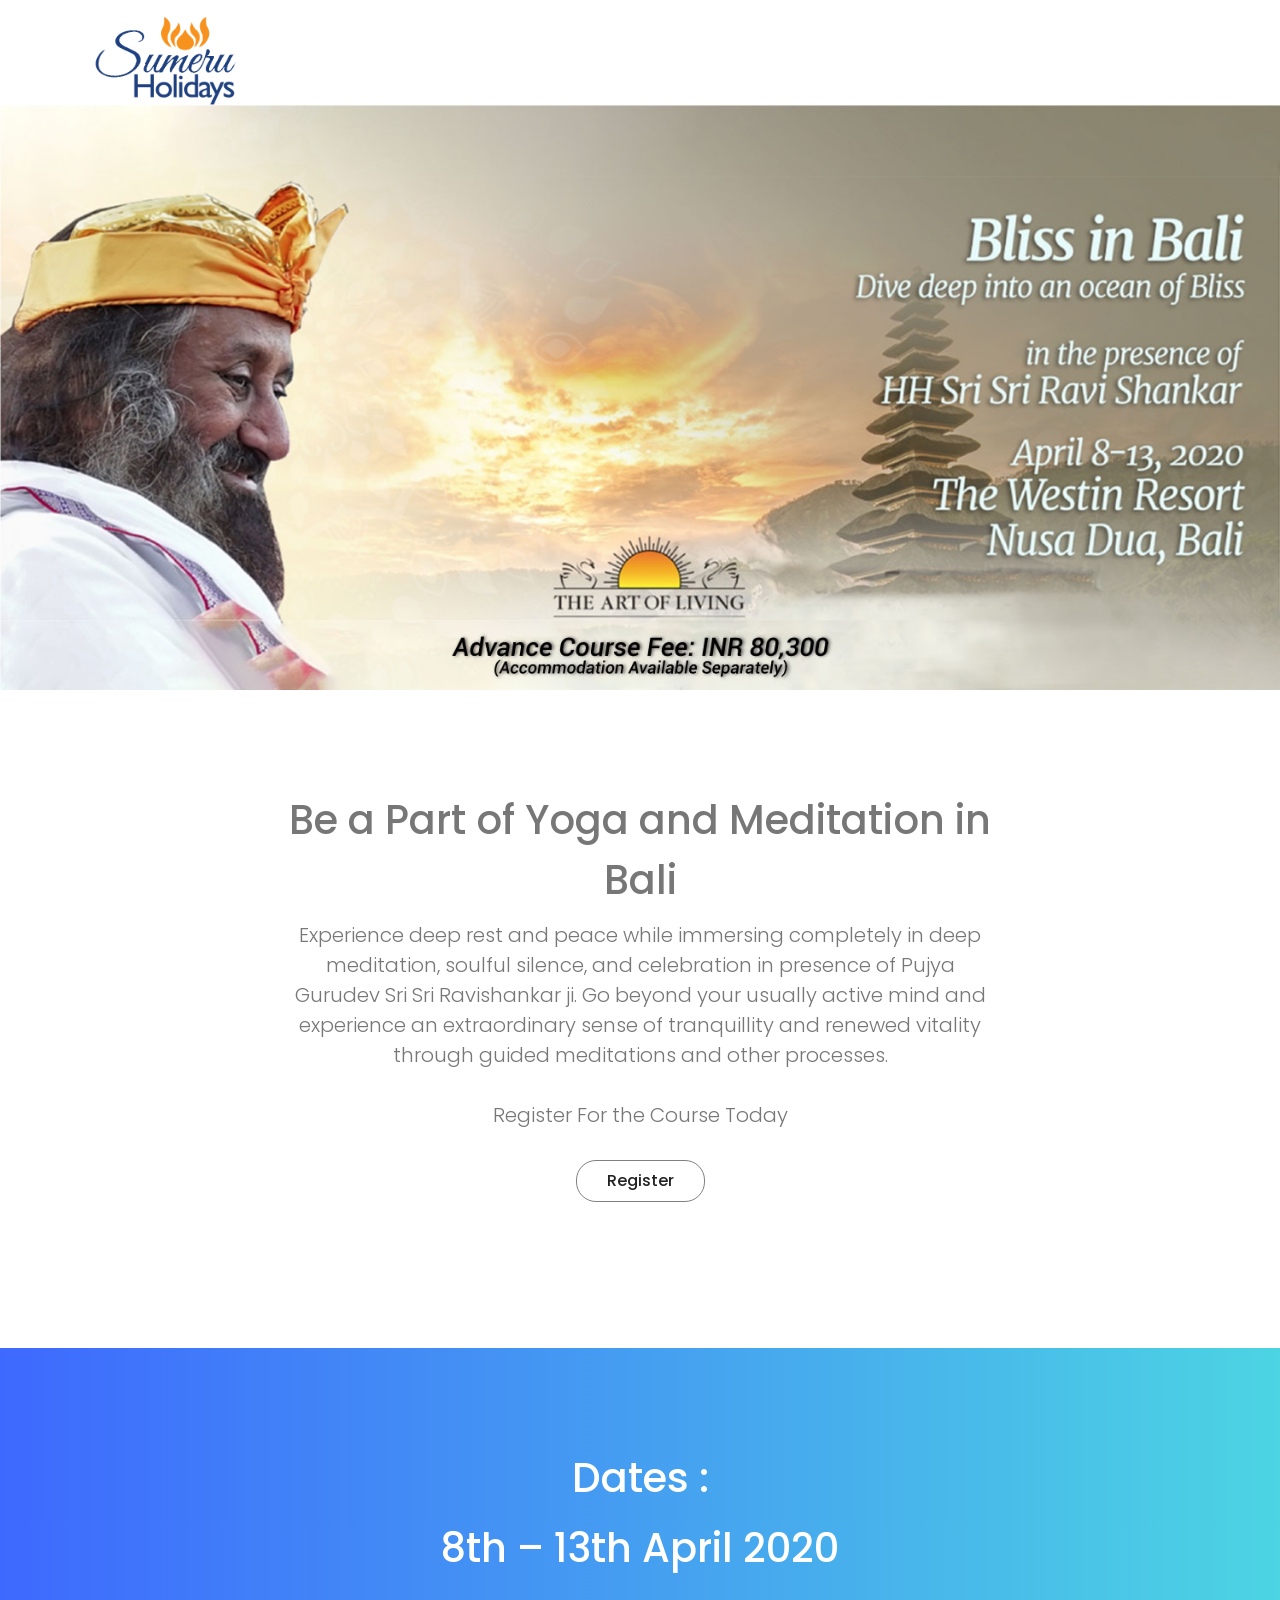
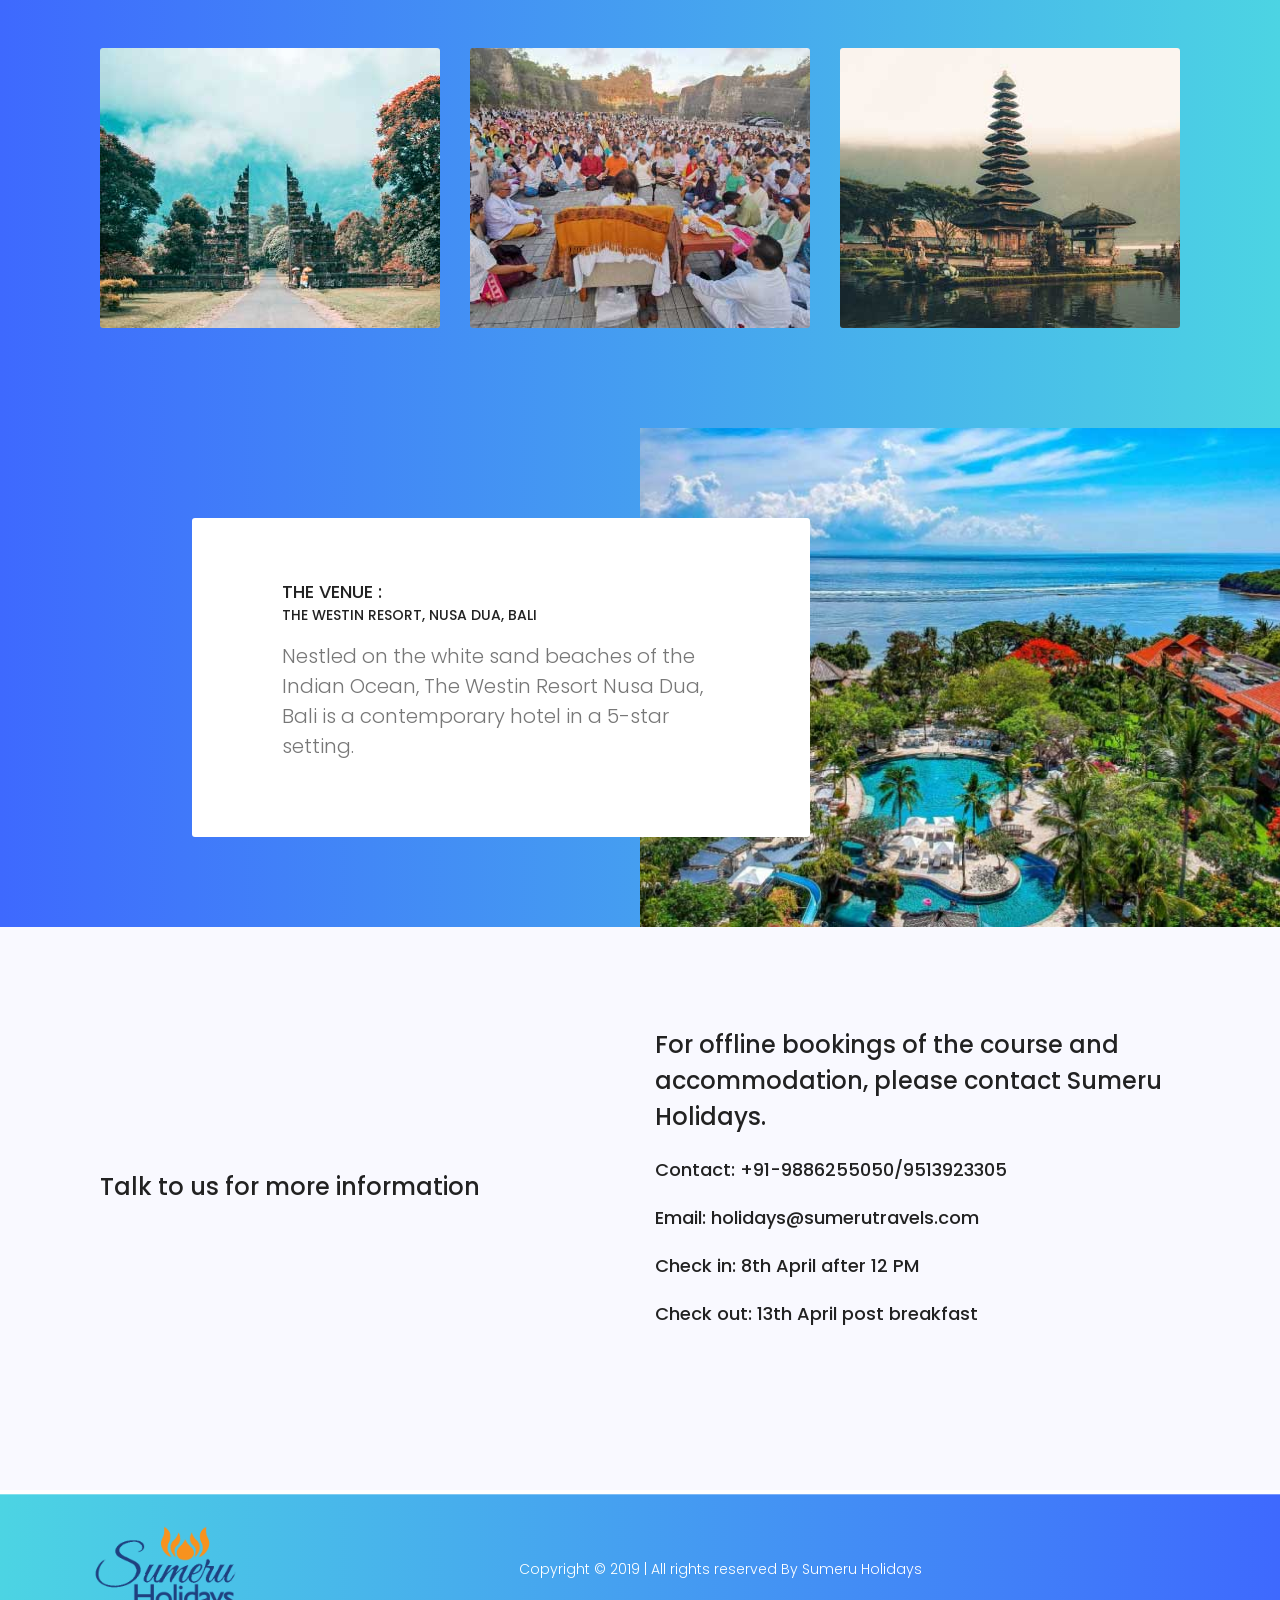
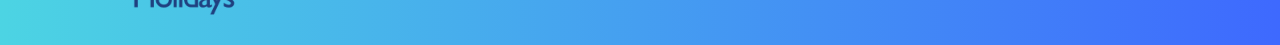
<file: BlissInBali-master/index.html>
<!DOCTYPE html>
<html lang="zxx">
<head><meta http-equiv="Content-Type" content="text/html; charset=utf-8"><!-- Mobile Specific Meta --><meta name="viewport" content="width=device-width, initial-scale=1, shrink-to-fit=no"><!-- Favicon-->
	<link href="img/fav.png" rel="shortcut icon" /><!-- Author Meta --><meta name="author" content="CodePixar"><!-- Meta Description --><meta name="description" content=""><!-- Meta Keyword --><meta name="keywords" content=""><!-- meta character set --><!-- Site Title -->
	<title>Sumeru</title>
	<link href="https://fonts.googleapis.com/css?family=Poppins:300,500,600" rel="stylesheet" /><!--
		CSS
		============================================= -->
	<link href="css/linearicons.css" rel="stylesheet" />
	
	
	<link href="css/nice-select.css" rel="stylesheet" />
	
	<link href="css/bootstrap.css" rel="stylesheet" />
	<link href="css/main.css" rel="stylesheet" />
</head>
	
		
<!-- Global site tag (gtag.js) - Google Analytics -->
<script async src="https://www.googletagmanager.com/gtag/js?id=UA-141355805-1"></script>
<script>
  window.dataLayer = window.dataLayer || [];
  function gtag(){dataLayer.push(arguments);}
  gtag('js', new Date());

  gtag('config', 'UA-141355805-1');
</script>
<body>
<div class="main-wrapper-first">
<div class="hero-area relative">
<header style="padding: 0px !important;">
<div class="container">
<div class="header-wrap">
<div class="header-top d-flex justify-content-between align-items-center">
<div class="logo"><img alt="" height="120px" src="img/courceimg/logo.png" width="auto" /></div>
</div>
</div>
</div>
</header>

<div class="banner-area">
<div class="container-fluid" style="padding: 0px !important">
<div class="row height align-items-center">
<div class="col-lg-12 no-padding"><img class="bannerimg" height="auto" src="img/bqanner.jpg" style=" margin-top: 8.2%;
    width: 100%;" /></div>
</div>
</div>
</div>
</div>
</div>

<div class="main-wrapper">
<div class="working-process-area">
<div class="container">
<div class="row justify-content-center">
<div class="col-lg-8">
<div class="section-title text-center">
<h2>Be a Part of Yoga and Meditation in Bali</h2>

<p>Experience deep rest and peace while immersing completely in&nbsp;deep meditation, soulful silence, and celebration in presence of Pujya Gurudev Sri Sri Ravishankar ji. Go beyond your usually active mind and experience an extraordinary sense of tranquillity&nbsp;and renewed vitality through guided meditations and other processes.<br><br>
		Register For the Course Today<br>

		<a href="
https://www.sumeruholidays.com/nav/holiday-package-details/bliss-in-bali-with-gurudev-2020/63"><button class="btn primary-btn" style="margin-top: 30px; border: 1px solid grey;">Register</button></a></p>
</div>
</div>
</div>
</div>
</div>
</div>

<div class="main-wrapper"><!-- Start Feature Area -->
<section class="featured-area">
<div class="container">
<div class="row justify-content-center">
<div class="col-lg-6">
<div class="section-title text-center">
<h2 class="text-white">Dates :</h2>

<h2 class="text-white">8th &ndash; 13th April 2020</h2>
</div>
</div>
</div>

<div class="row">
<div class="col-md-4">
<div class="single-feature">
<div class="thumb" style="background: url(img/courceimg/img1.jpg);"></div>
</div>
</div>

<div class="col-md-4">
<div class="single-feature">
<div class="thumb" style="background: url(img/courceimg/img2.jpg);"></div>
</div>
</div>

<div class="col-md-4">
<div class="single-feature">
<div class="thumb" style="background: url(img/courceimg/img3.jpg);"></div>
</div>
</div>
</div>
</div>
</section>
<!-- End Feature Area --><!-- Start Remarkable Wroks Area --><!-- End Remarkable Wroks Area --><!-- Start Story Area -->

<section class="story-area">
<div class="container">
<div class="row align-items-center">
<div class="col-lg-1"></div>

<div class="col-lg-7">
<div class="story-box">
<h4 class="text-uppercase">The Venue :</h4>

<h6 class="text-uppercase">The Westin resort, Nusa Dua, Bali</h6>

<p>Nestled on the white sand beaches of the Indian Ocean, The Westin Resort Nusa Dua, Bali is a contemporary hotel in a 5-star setting.</p>

</div>
</div>
</div>
</div>
</section>
<!-- End Story Area --><!-- Start Subscription Area -->

<section class="subscription-area">
<div class="container">
<div class="row align-items-center">
    
    <div class="col-lg-6">
<div id="mc_embed_signup">
<ul>
	<li>
	<h3>
Talk to us for more information</h3>
	</li>
	<li></li>
	<li>
	
	</li>
	<li><br />
	&nbsp;</li>
</ul>
</div>
</div>

<div class="col-lg-6">
<div class="section-title">
<ul>
	<li>
	<h3>For offline bookings of the course and accommodation, please contact Sumeru Holidays.</h3><br>
	</li>
	<li></li>
	<li>
	<h4>Contact: +91-9886255050/9513923305</h4>
	&nbsp;

	<h4>Email: holidays@sumerutravels.com</h4>
	</li>
	<li></li>
	
	<br />
	<li>
	<h4>Check in: 8th April after 12 PM</h4>
	</li>
	<br />
	<li>
	<h4>Check out: 13th April post breakfast</h4>
	</li>
	<br />
	<br />
	&nbsp;
</ul>
</div>
</div>


</div>
</div>
</section>
<!-- End Subscription Area --><!-- Start Contact Form --><!-- <section class="contact-form-area">
				<div class="container">
					<div class="row justify-content-center">
						<div class="col-lg-6">
							<div class="section-title text-center">
								<h2 class="text-white">Keep in Touch</h2>
								<p class="text-white">Most people who work in an office environment, buy computer products, or have a computer at home have had the “fun” experience of dealing </p>
							</div>
						</div>
					</div>
					<form id="myForm" action="mail.php" method="post" class="contact-form">
						<div class="row justify-content-center">
							<div class="col-lg-5">
								<input type="text" name="fname" placeholder="Enter your name" onfocus="this.placeholder = ''" onblur="this.placeholder = 'Enter your name'" class="common-input mt-20" required>
							</div>
							<div class="col-lg-5">
								<input type="email" name="email" placeholder="Enter email address" pattern="[A-Za-z0-9._%+-]+@[A-Za-z0-9.-]+\.[A-Za-z]{1,63}$" onfocus="this.placeholder = ''" onblur="this.placeholder = 'Enter email address'" class="common-input mt-20" required>
							</div>
							<div class="col-lg-10">
								<textarea class="common-textarea mt-20" name="message" placeholder="Messege" onfocus="this.placeholder = ''" onblur="this.placeholder = 'Messege'" required></textarea>
							</div>
							<div class="col-lg-10 d-flex justify-content-end">
								<button class="primary-btn submit-btn d-inline-flex align-items-center mt-20"><span class="mr-10">Send Message</span><span class="lnr lnr-arrow-right"></span></button> <br>
								<div class="alert-msg"></div>
							</div>
						</div>
					</form>
				</div>
			</section> --><!-- End Contact Form --><!-- Start Footer Widget Area --><!-- <div class="container">
					<div class="row">
						<div class="col-md-4">
							<div class="single-widget">
								<div class="desc">
									<h6 class="title">Address</h6>
									<p>56/8, panthapath, west <br> dhanmondi, kalabagan</p>
								</div>
							</div>
						</div>
						<div class="col-md-4">
							<div class="single-widget">
								<div class="desc">
									<h6 class="title">Email Address</h6>
									<div class="contact">
										<a href="mailto:info@dataarc.com">info@dataarc.com</a> <br>
										<a href="mailto:support@dataarc.com">support@dataarc.com</a>
									</div>
								</div>
							</div>
						</div>
						<div class="col-md-4">
							<div class="single-widget">
								<div class="desc">
									<h6 class="title">Phone Number</h6>
									<div class="contact">
										<a href="tel:1545">012 4562 982 3612</a> <br>
										<a href="tel:54512">012 6321 956 4587</a>
									</div>
								</div>
							</div>
						</div>
					</div>
				</div> -->

<footer style="background-color: background-image: -moz-linear-gradient(0deg, #4cd4e3 0%, #3e69fe 100%);
  background-image: -webkit-linear-gradient(0deg, #4cd4e3 0%, #3e69fe 100%);
  background-image: -ms-linear-gradient(0deg, #4cd4e3 0%, #3e69fe 100%);">
<div class="container">
<div class="footer-content d-flex justify-content-between align-items-center flex-wrap">
<div class="logo"><img alt="" height="120px" src="img/courceimg/logo.png" width="auto" /></div>

<div class="copy-right-text">Copyright &copy; 2019 | All rights reserved By Sumeru Holidays</div>

<div class="footer-social"></div>
</div>
</div>
</footer>
<!-- End Footer Widget Area --></div>
<script src="js/vendor/jquery-2.2.4.min.js"></script><script src="https://cdnjs.cloudflare.com/ajax/libs/popper.js/1.11.0/umd/popper.min.js" integrity="sha384-b/U6ypiBEHpOf/4+1nzFpr53nxSS+GLCkfwBdFNTxtclqqenISfwAzpKaMNFNmj4" crossorigin="anonymous"></script><script src="js/vendor/bootstrap.min.js"></script><script src="js/jquery.ajaxchimp.min.js"></script><script src="js/owl.carousel.min.js"></script><script src="js/jquery.nice-select.min.js"></script><script src="js/jquery.magnific-popup.min.js"></script><script src="js/main.js"></script></body>
</html>
</file>
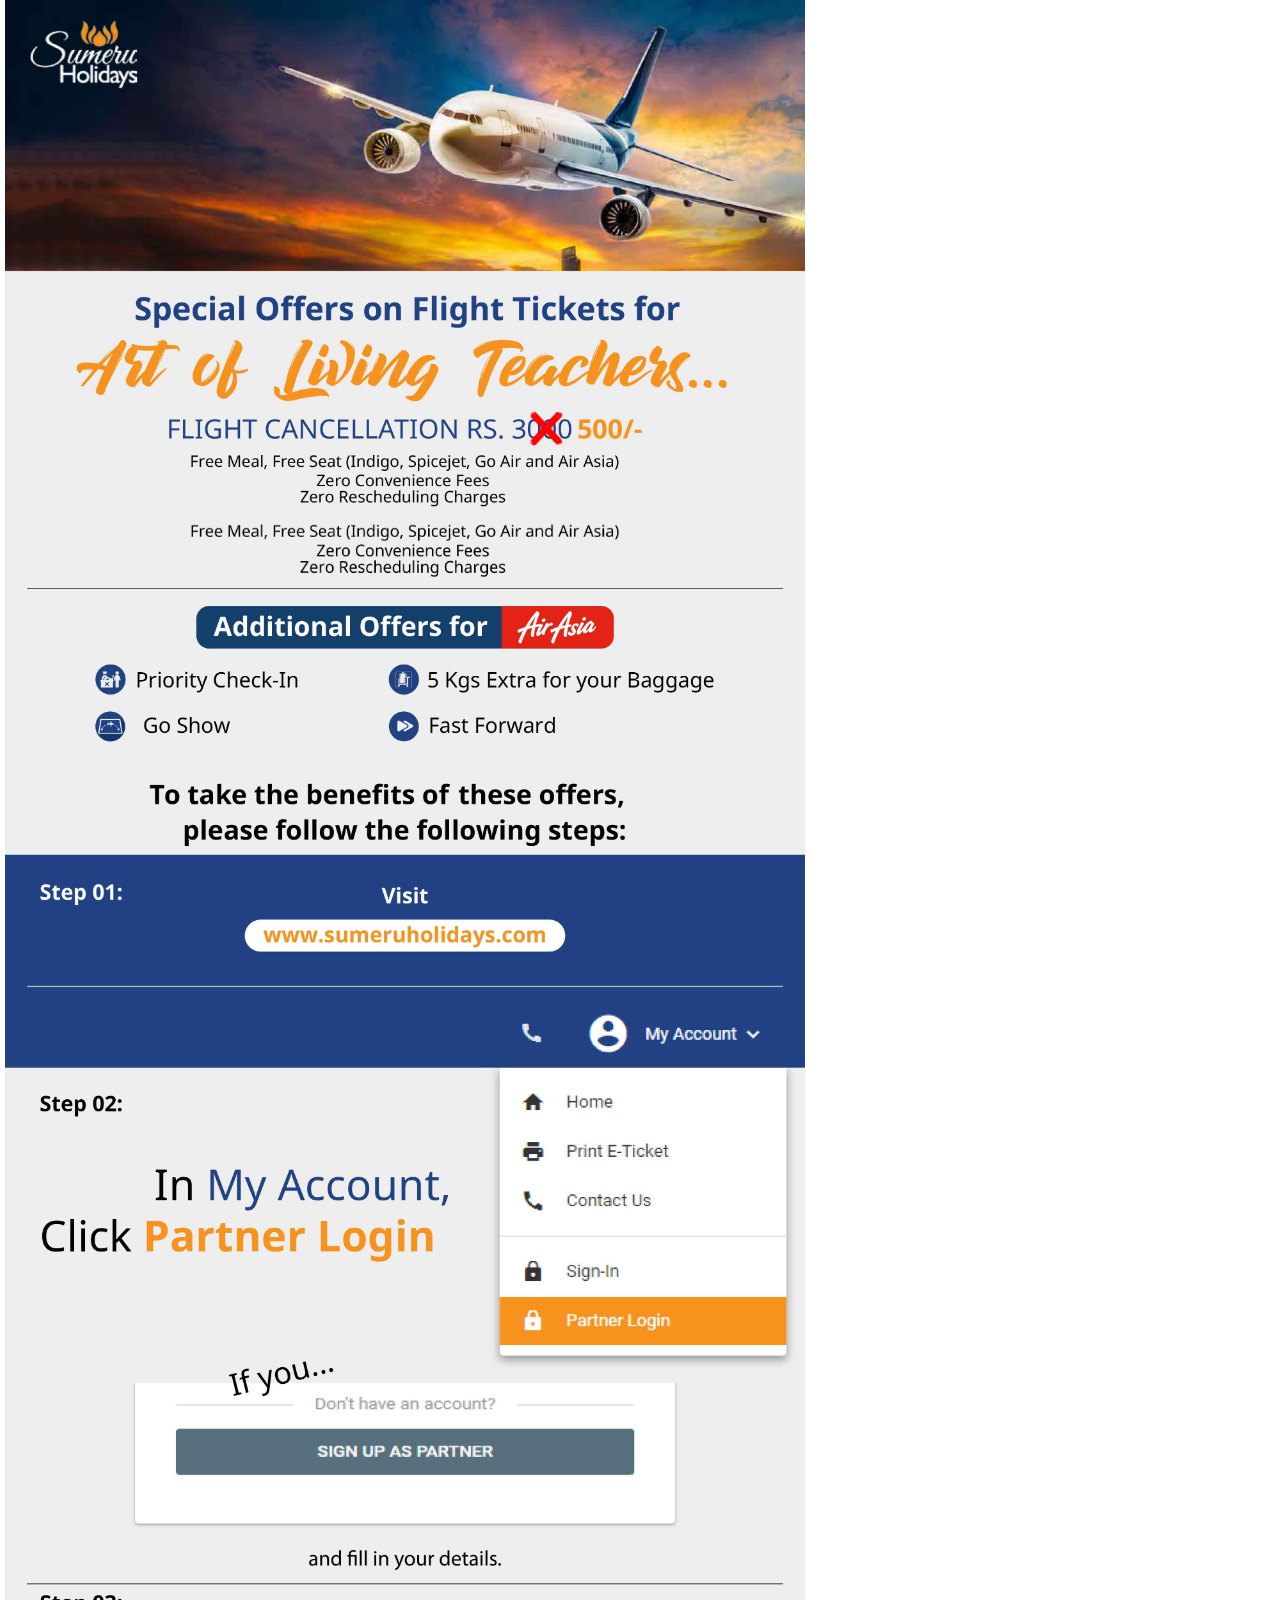
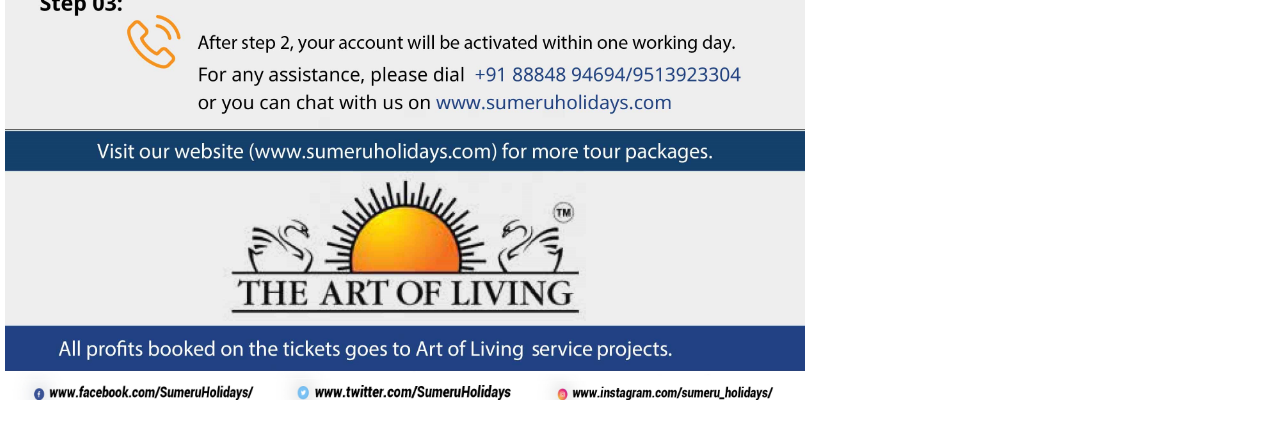
<file: emailer/index.html>
<html>
<head>
<title>Emailer_Sumeru Travels_Modified 02-01</title>
<meta http-equiv="Content-Type" content="text/html; charset=utf-8">
</head>
<body bgcolor="#FFFFFF" leftmargin="0" topmargin="0" marginwidth="0" marginheight="0">
<!-- Save for Web Slices (Emailer_Sumeru Travels_Modified 02-01.psd) -->

	<table id="Table_01" width="800px" height="auto" border="0" cellpadding="0" cellspacing="0" style="margin-left:5px !important;">
	<tr>
		<td>
			<a href="https://www.sumeruholidays.com" target="#blank">
			<img src="images/Emailer_Sumeru-Travels_Modified-02-01_01.jpg" width="800px" height="auto" alt=""></td>
	</tr>
	<tr>
		<td>
			<a href="https://www.sumeruholidays.com/nav/home" target="#blank ">
				<img src="images/Free-meal.jpg" width="800px" height="auto" border="0" alt=""></a></td>
	</tr>
	<tr>
		<td>
			<a href="https://www.sumeruholidays.com" target="#blank">
				<img src="images/3.jpg" width="800px" height="auto" border="0" alt=""></a></td>
	</tr>
	<tr>
		<td>
			<a href=" https://www.sumeruholidays.com/nav/partner_login" target="#black">
			<img src="images/Emailer_Sumeru-Travels_Modified-02-01_04.jpg" width="800px" height="auto" alt=""></td>
	</tr>
	<tr>
		<td>
			<a href=" https://www.sumeruholidays.com/nav/partner_login" target="#black">
			<img src="images/5.jpg" width="800px" height="auto" alt=""></td>
	</tr>
	<!-- <tr>
		<td>
			<a href="https://www.sumeruholidays.com/nav/holiday-package-search" target="#blank">
				<img src="images/our-prosperous-journeys.jpg" width="800px" height="auto" border="0" alt=""></a></td>
	</tr> -->
	<tr>
		<td>
			<a href=" https://www.artofliving.org/in-en" target="#black">
			<img src="images/Emailer_Sumeru-Travels_Modified-02-01_06.jpg" width="800px" height="auto" alt=""></td>
	</tr>

	<!-- <tr>
		<td>
			<img src="images/newemailer_10.jpg" width="800px" height="auto" alt=""></td>
	</tr> -->
	<tr>
		<td style="padding-bottom:25px">
			<a href="https://www.facebook.com/SumeruHolidays/" target="_blank">
				<img src="images/facebook.jpg" width="260px" height="auto" border="0" alt="" style="margin:0px;padding:0px"></a>
				
		<a href="https://www.twitter.com/SumeruHolidays/" target="_blank">
				<img src="images/twitter-15.jpg" width="260px" height="auto" border="0" alt=""style="margin-left:0px;padding:0px"></a>
		
			<a href="https://www.instagram.com/sumeru_holidays/" target="_blank">
				<img src="images/instagram.jpg" width="260px" height="auto" border="0" alt=""style="margin:0px;padding:0px"></a></td>
	</tr>
</table>

<!-- End Save for Web Slices -->
</body>
</html>
</file>
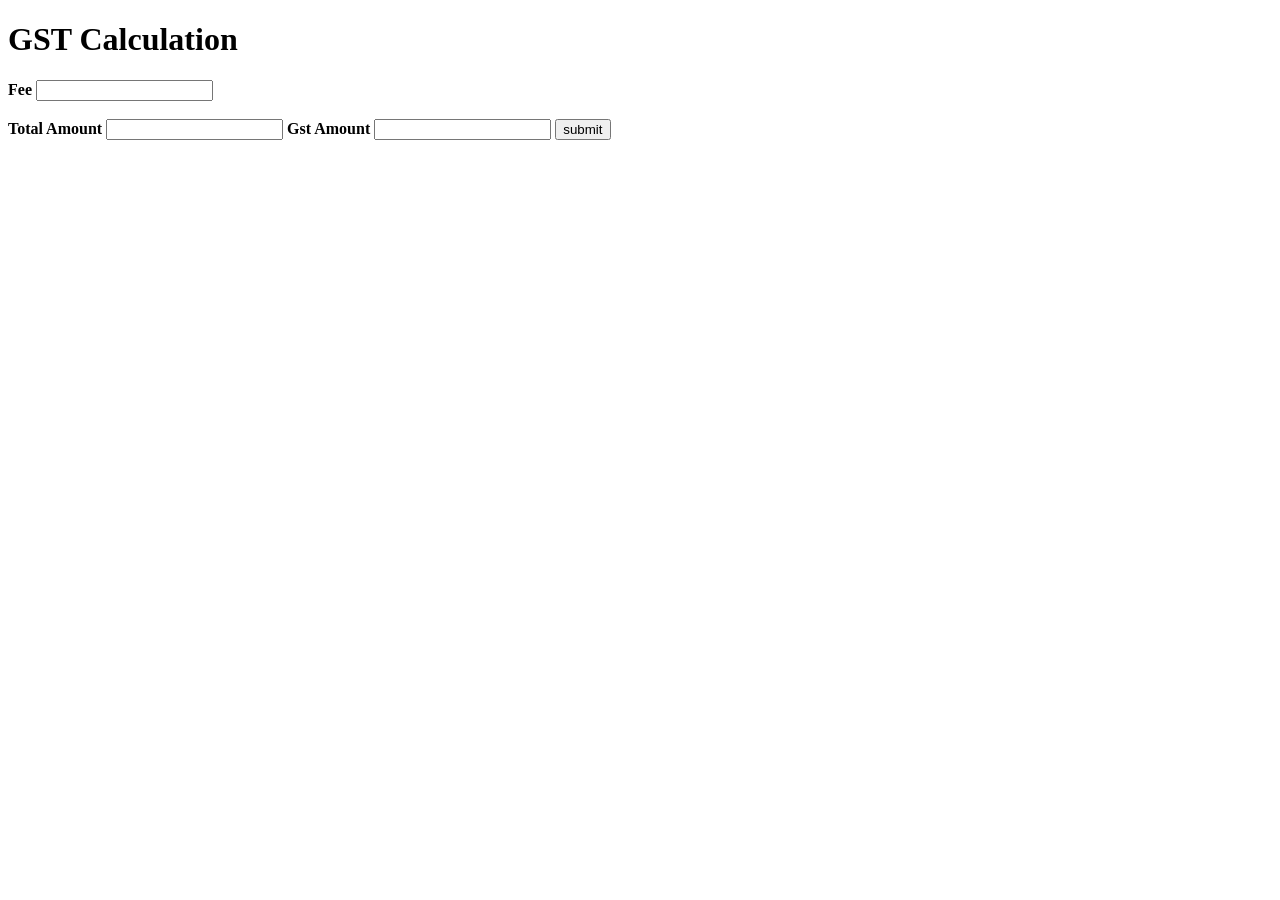
<file: emailer/js.html>
<!DOCTYPE html>
<html>
<body>
    <head>
        <script src="https://ajax.googleapis.com/ajax/libs/jquery/1.8.2/jquery.min.js" type="text/javascript"></script>
    </head>
    <h1>GST Calculation</h1>
    <form method="post" action="">
        <input type="hidden" name="mode" value="PinRequest" />
        <label><b>Fee</b></label>
        <input class="w3-input w3-border" name="pages" id="pages" type="text"><br><br>
        <label><b>Total Amount</b></label>
        <input class="w3-input w3-border" name="tot_amount" id="tot_amount" type="text">


        <label><b>Gst Amount</b></label>
        <input class="w3-input w3-border" name="gst_amount" id="gst_amount" type="text">
        <input type="submit" name="save" value="submit">
    </form><closeform></closeform>
    <script>
        $(document).ready(function() {
            $('#pages').keyup(function(ev) {
                var total = $('#pages').val() * 1;
                var tot_price = total + (total * 0.18);
                var gst_price = (total * 0.18);
                var divobj = document.getElementById('tot_amount');
                var gstobj = document.getElementById('gst_amount');
                divobj.value = tot_price;
                gstobj.value = gst_price;
            });
        });
    </script>
    <body>
</html>
</file>
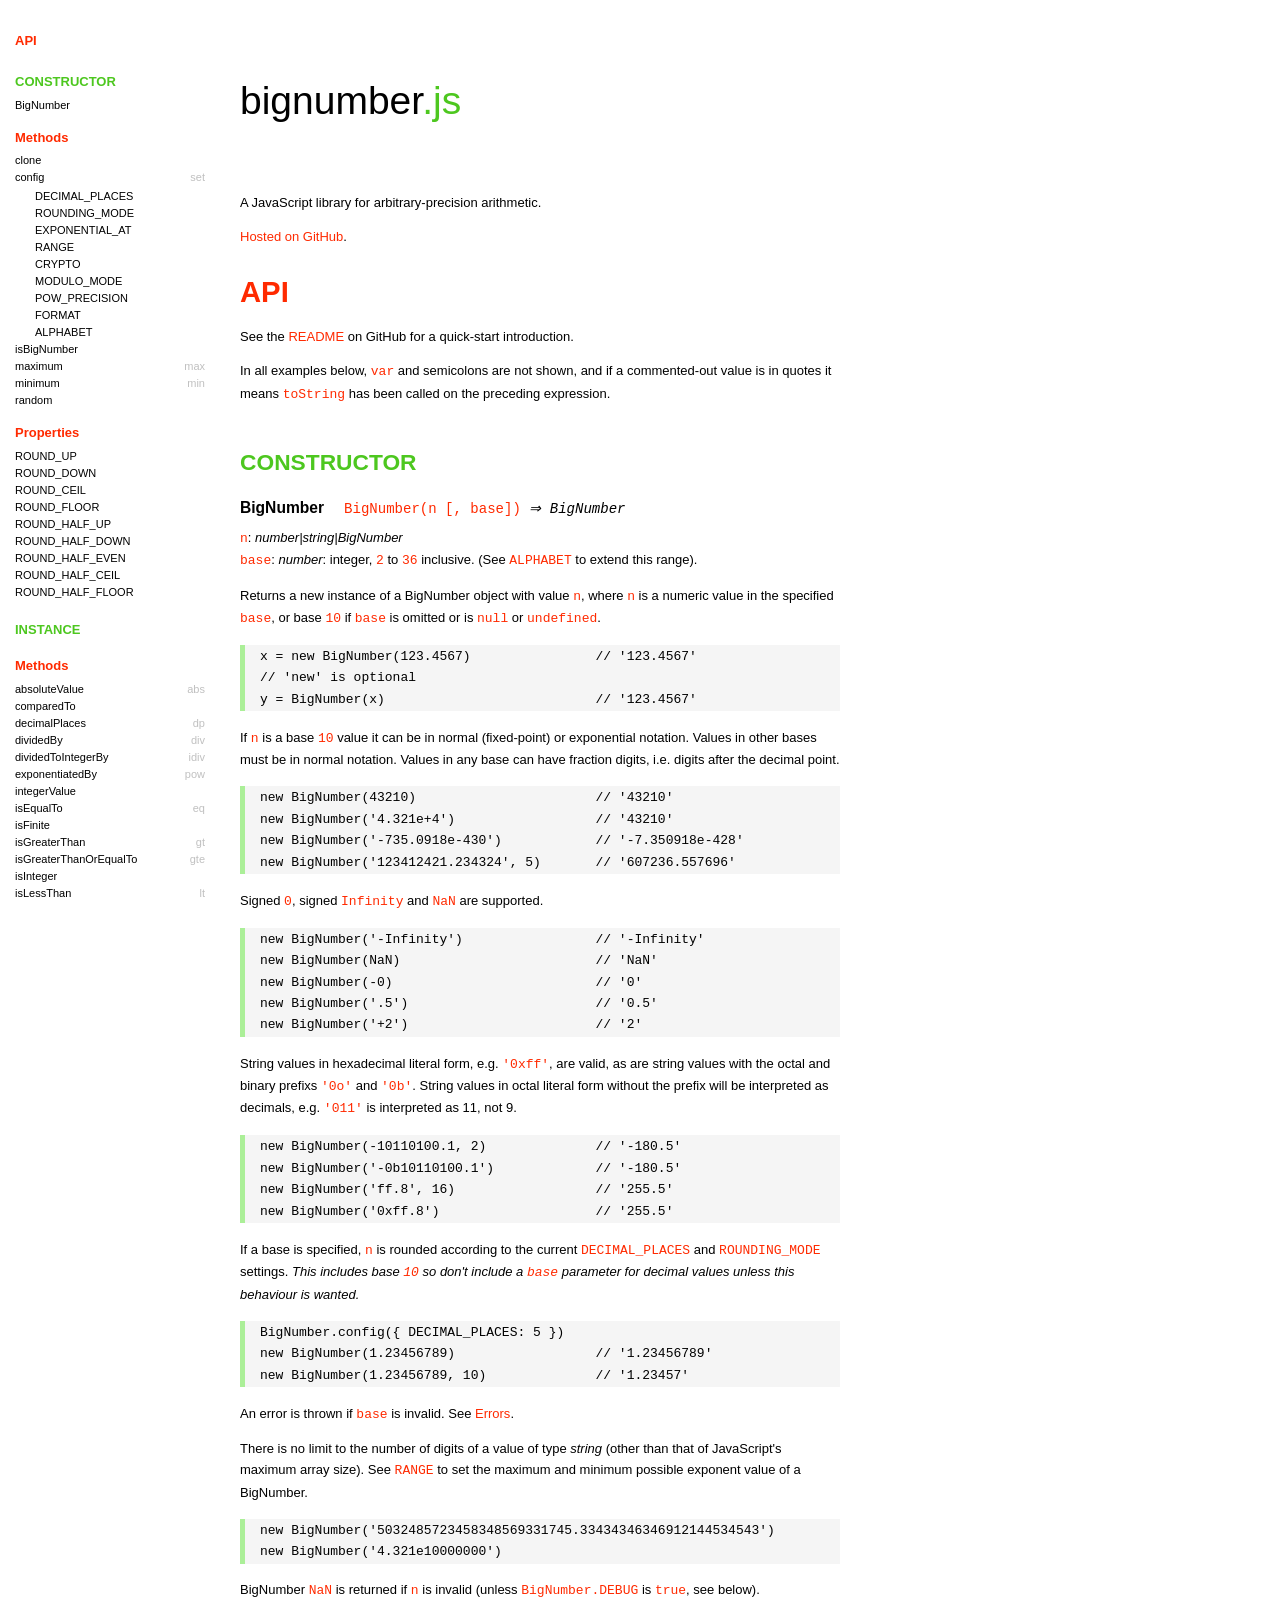
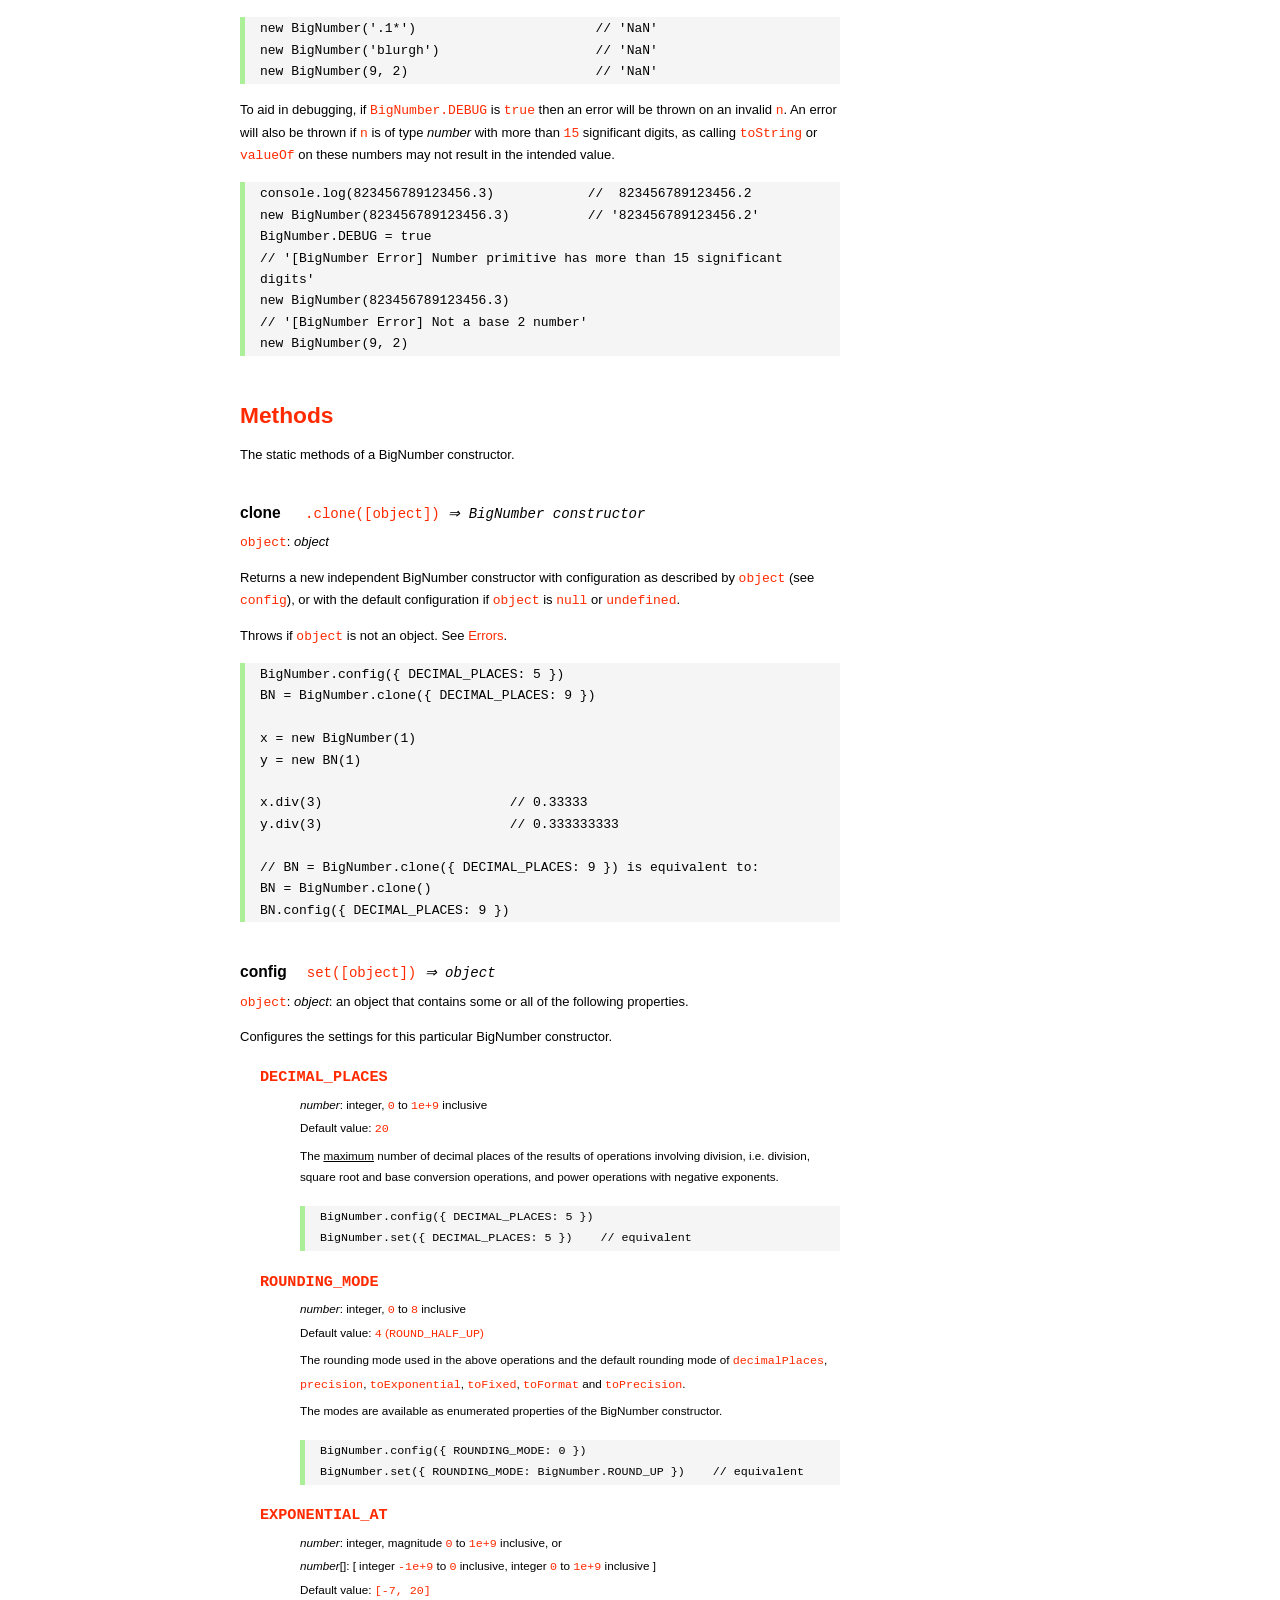
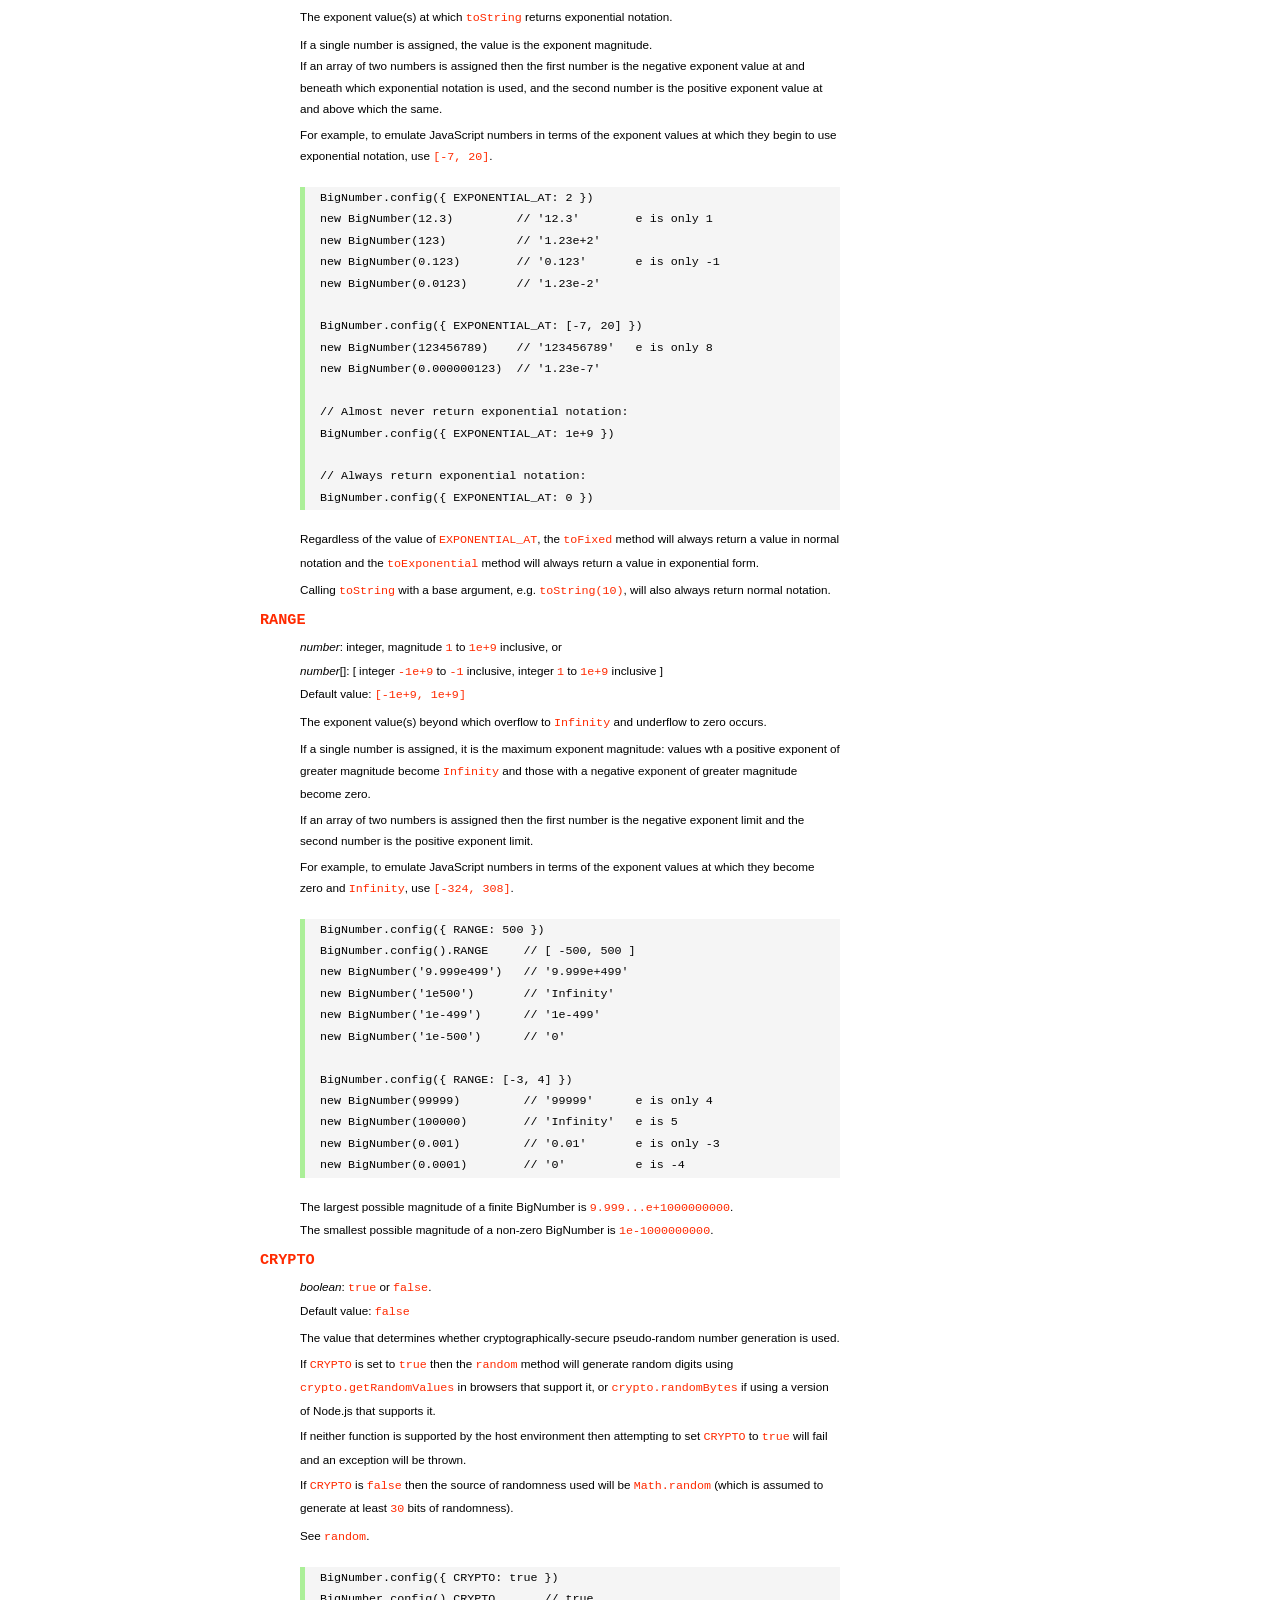
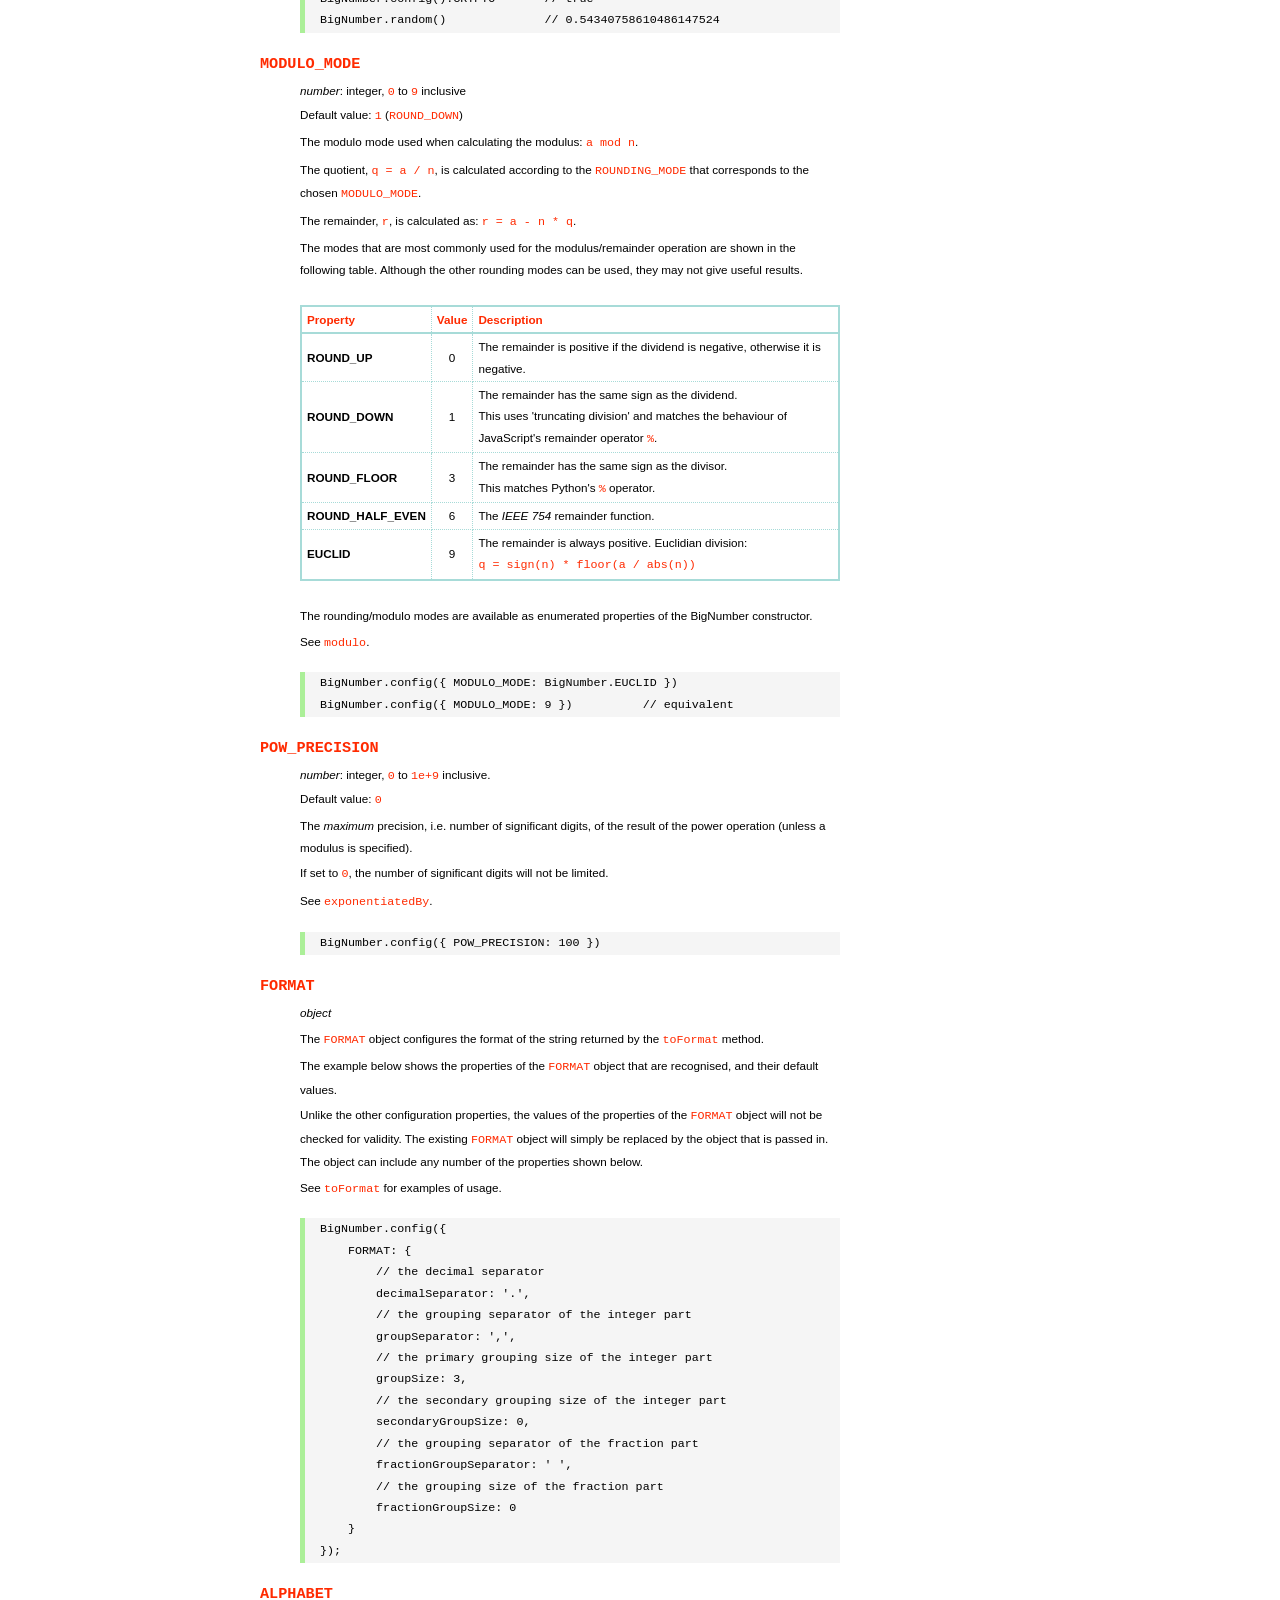
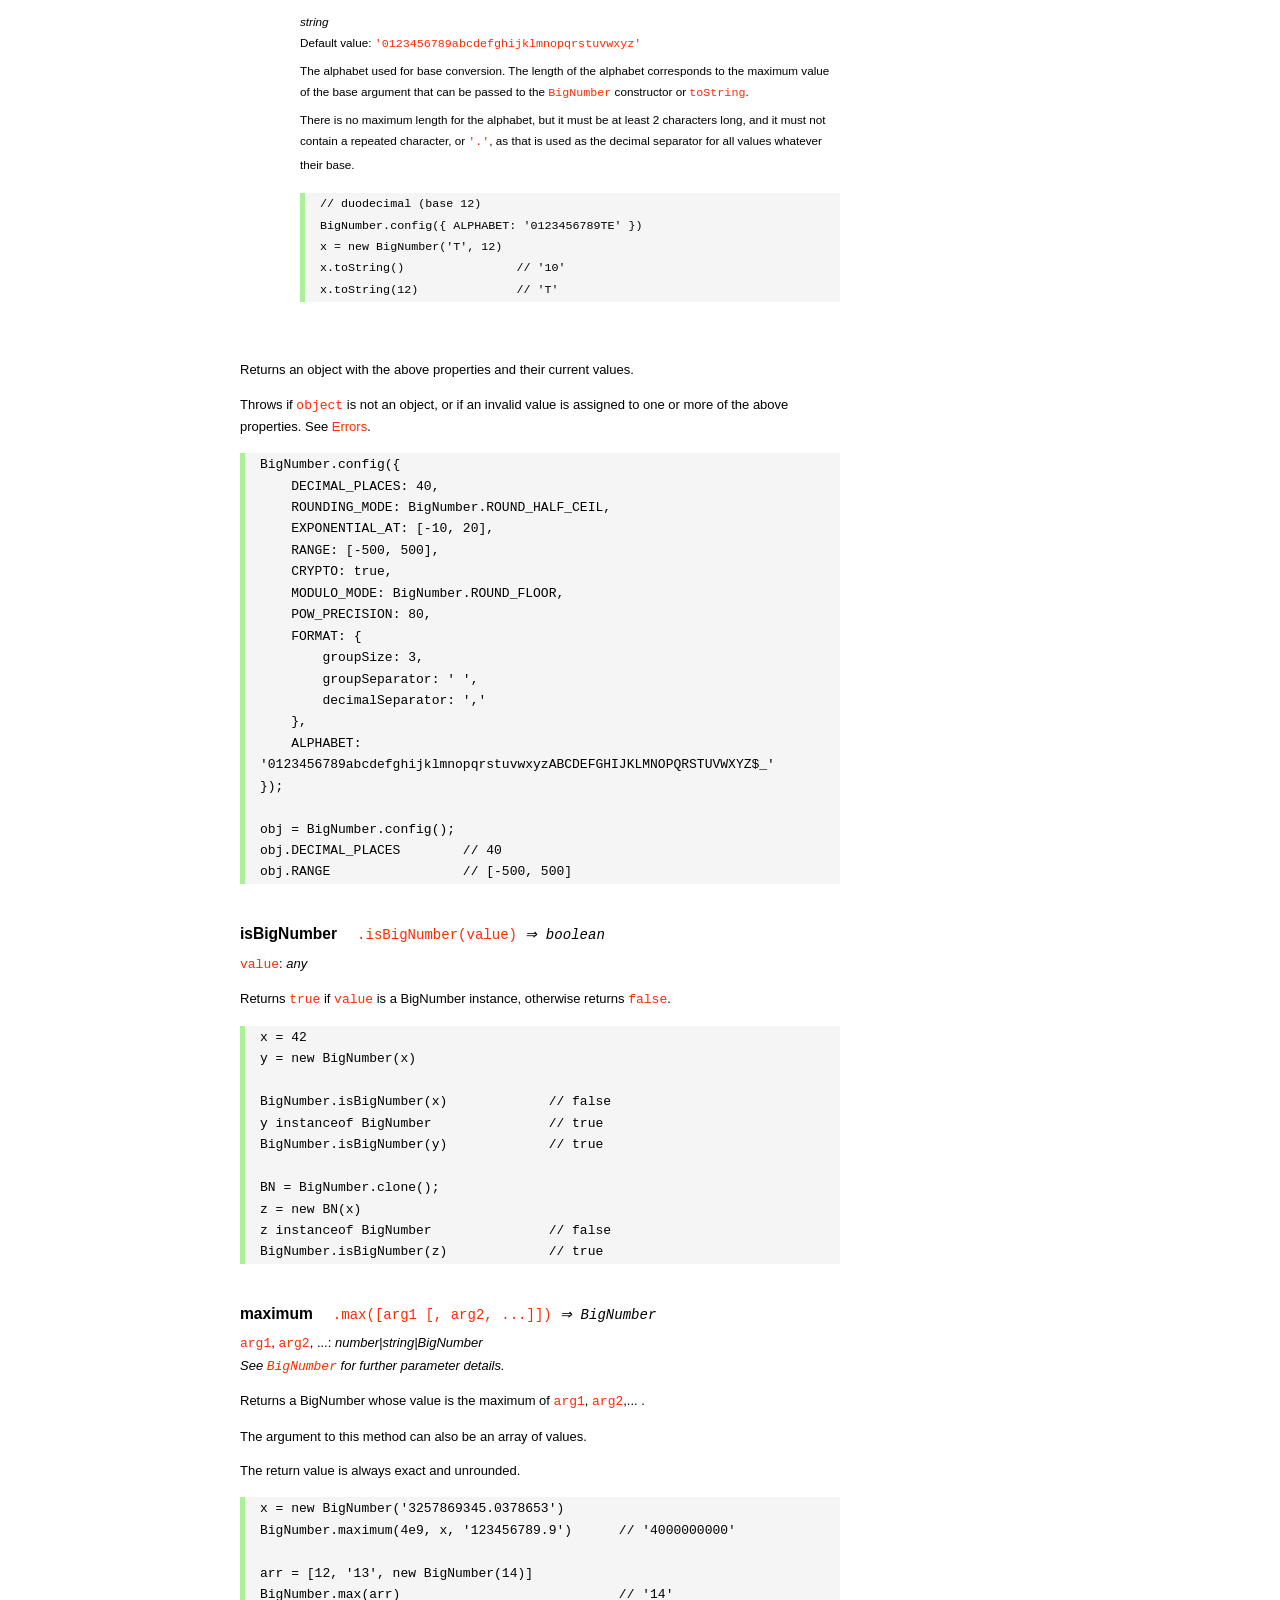
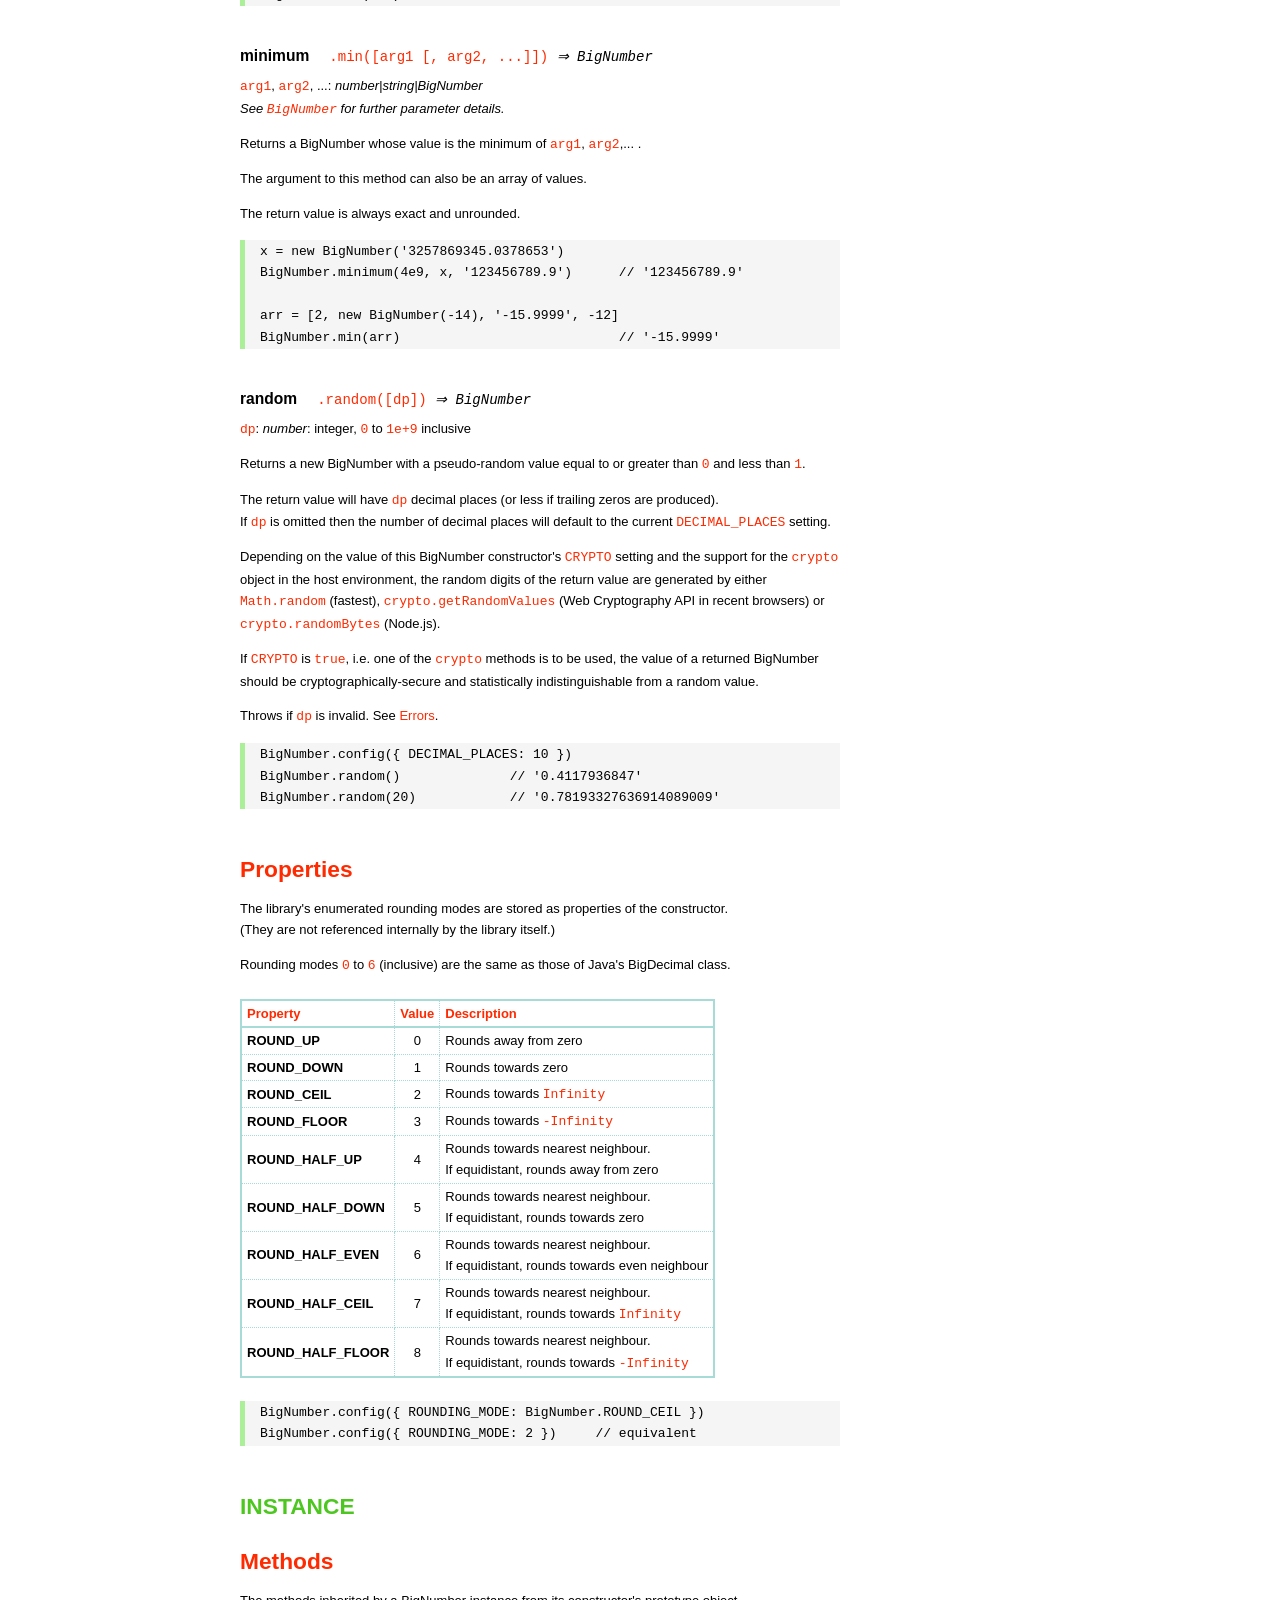
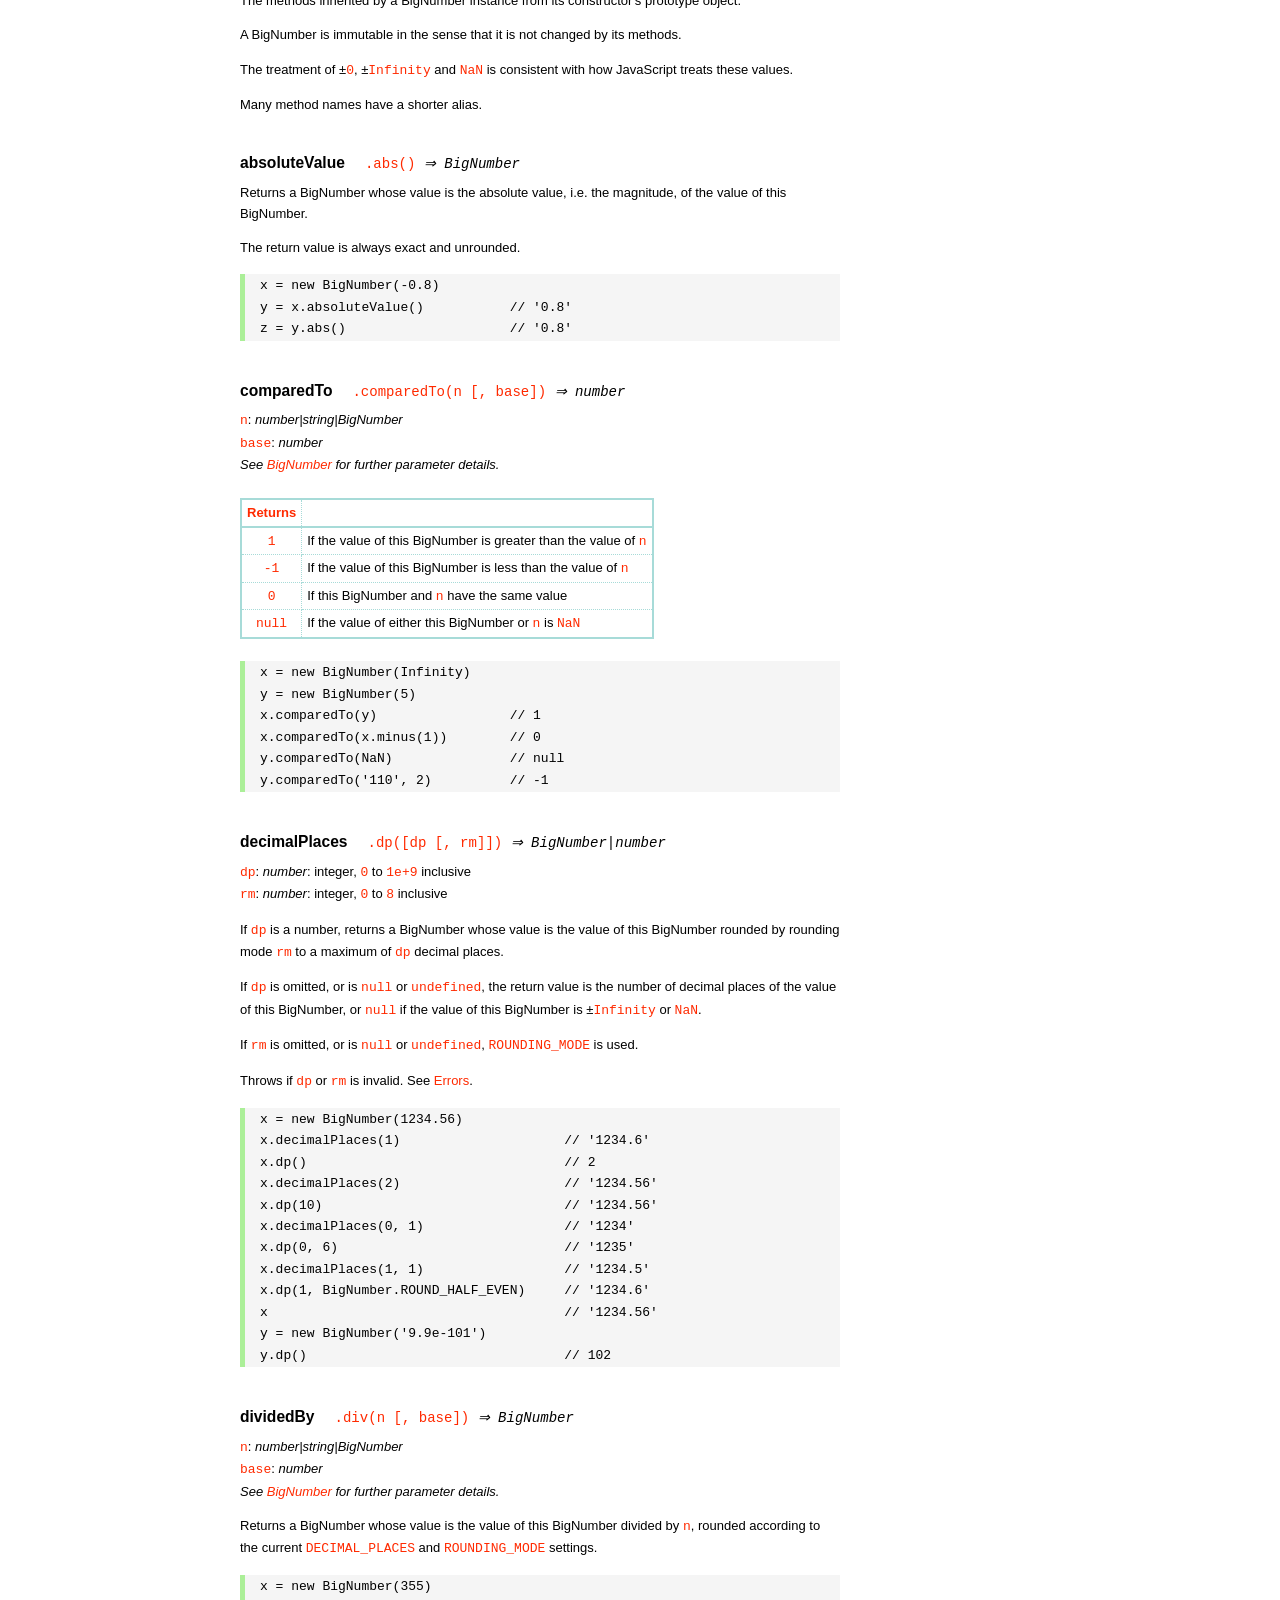
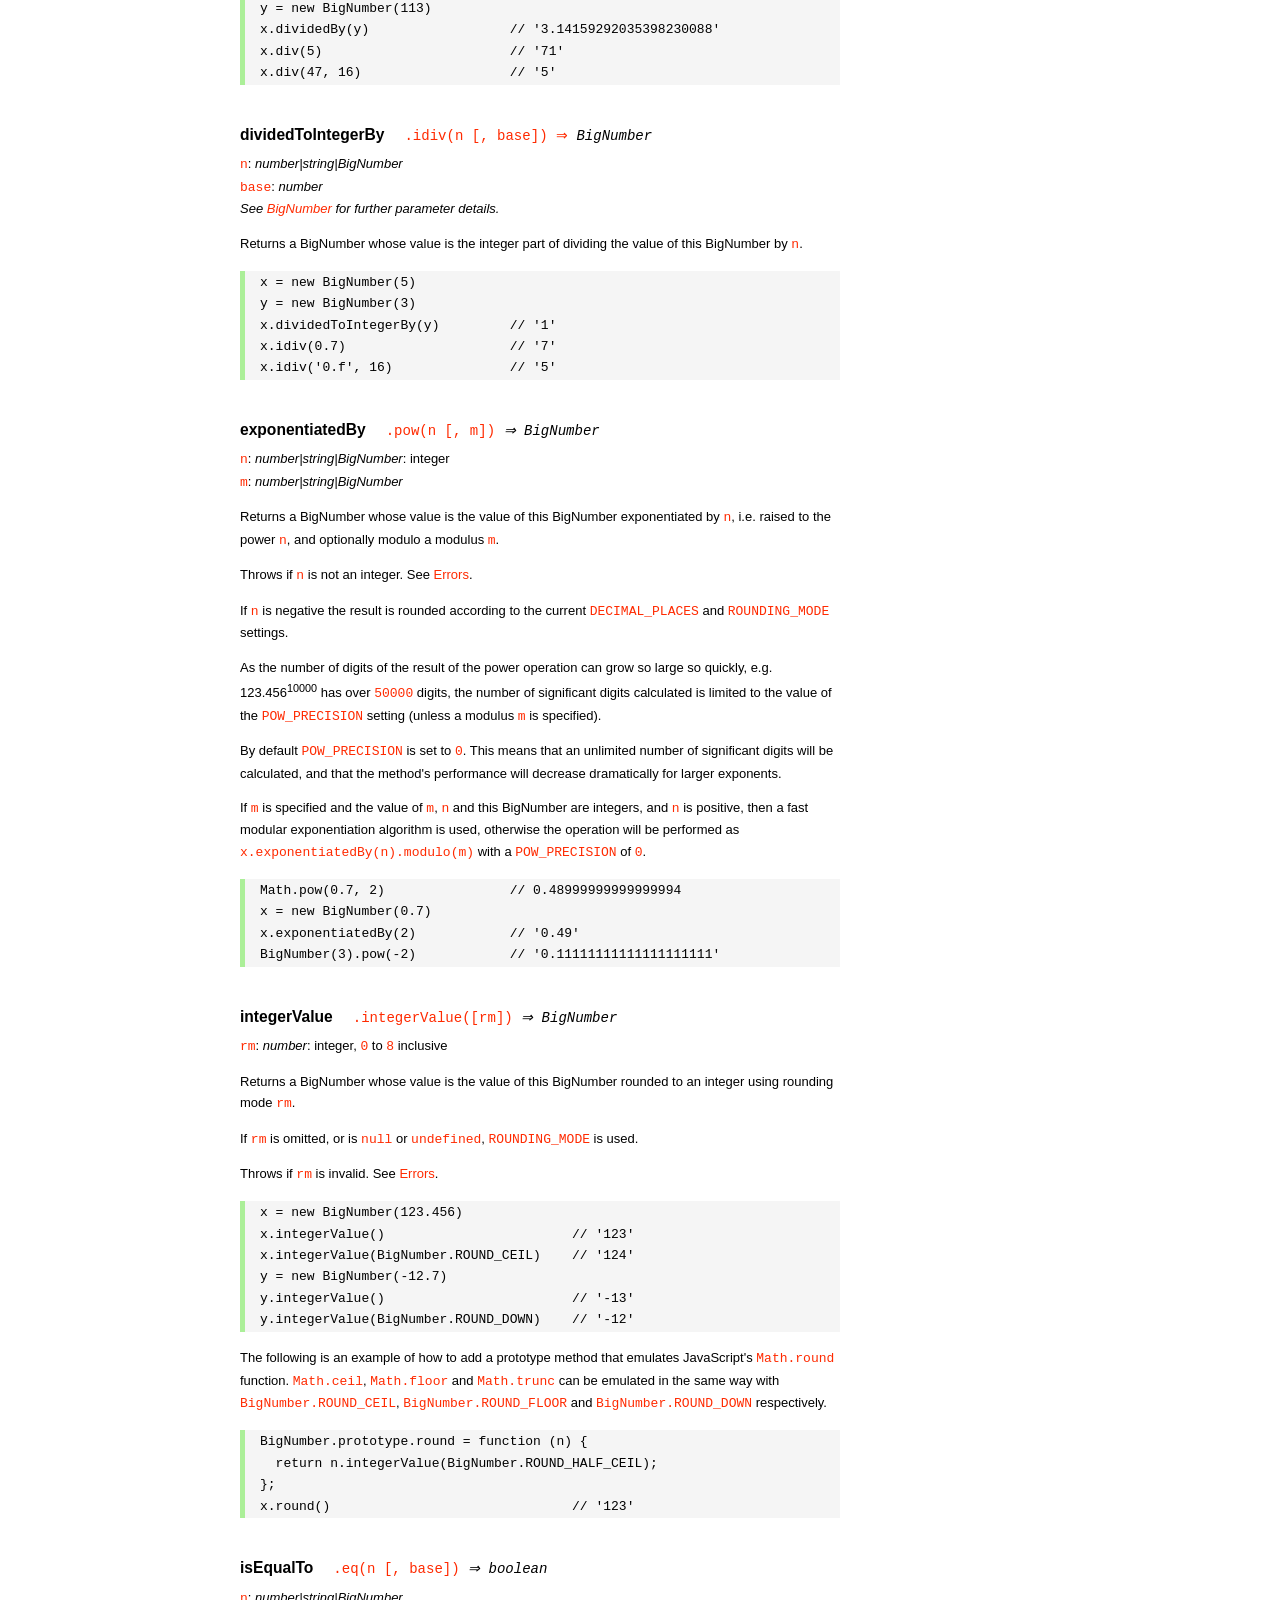
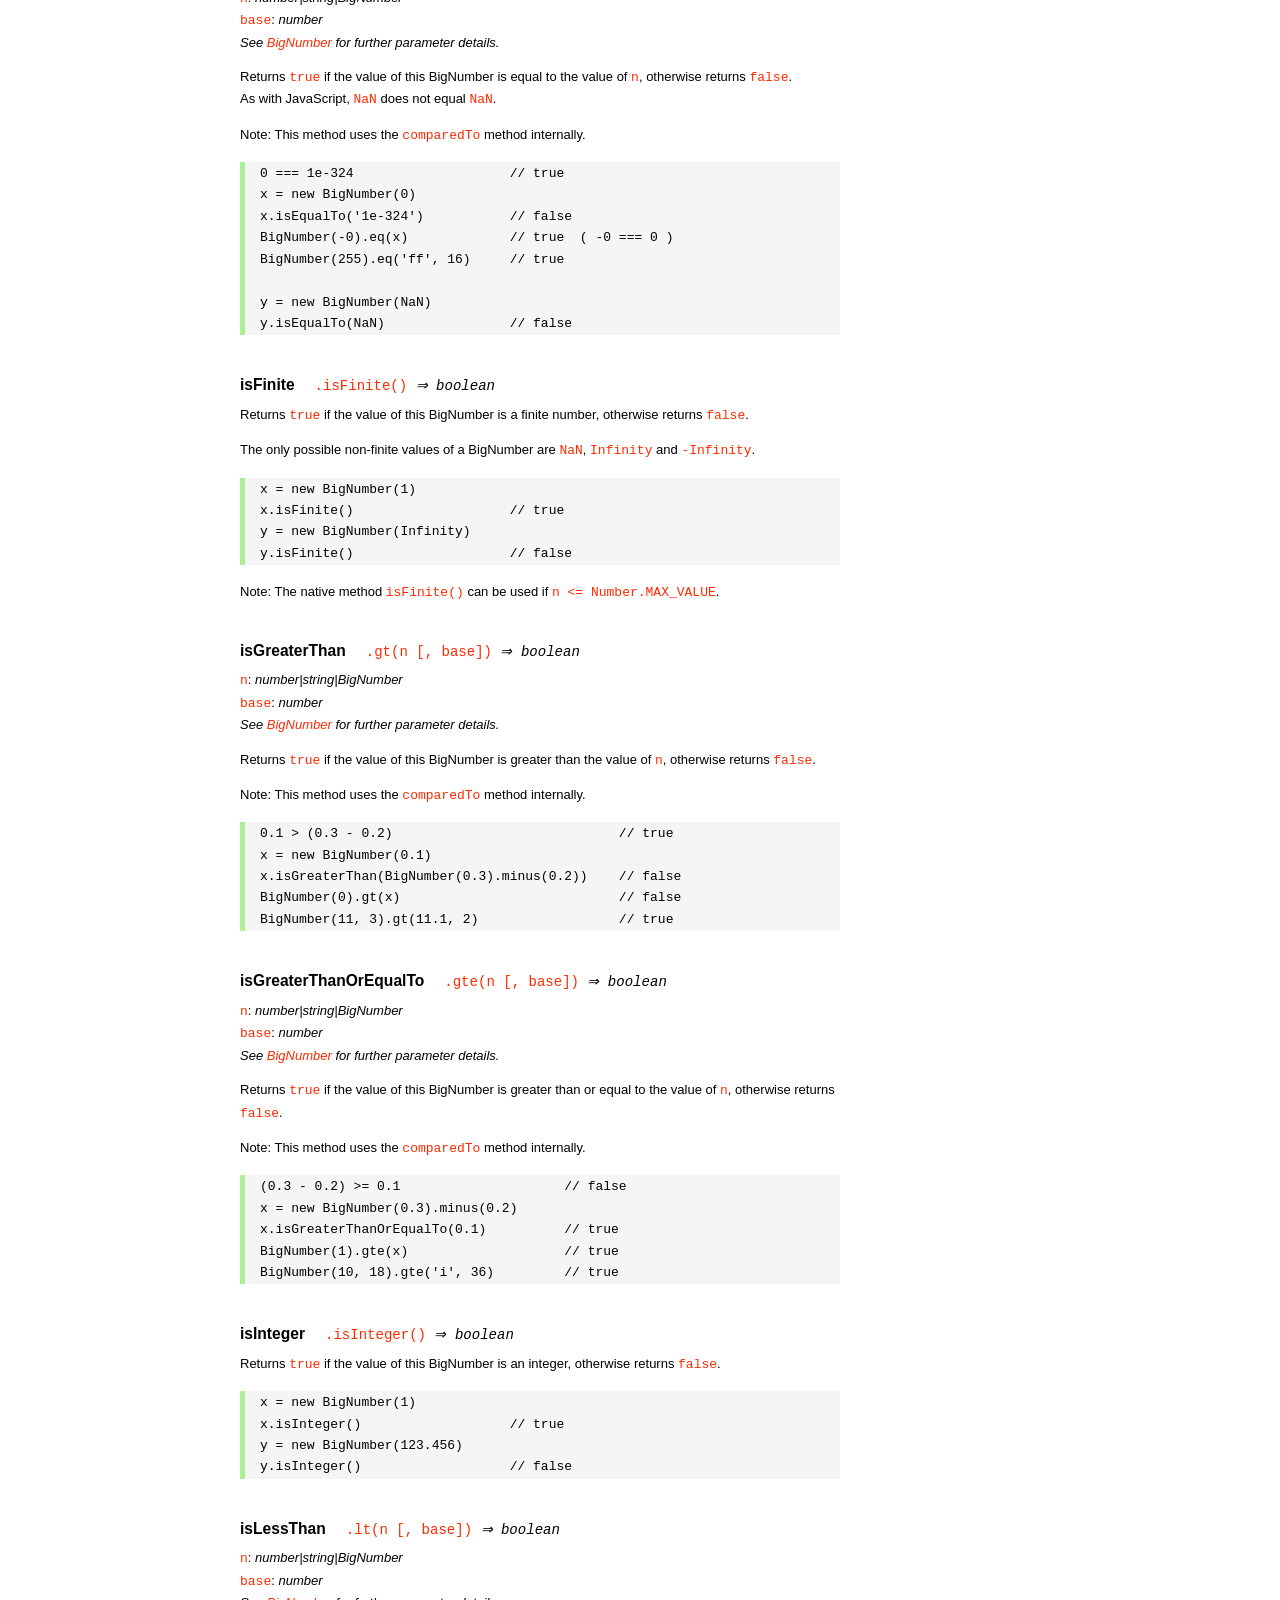
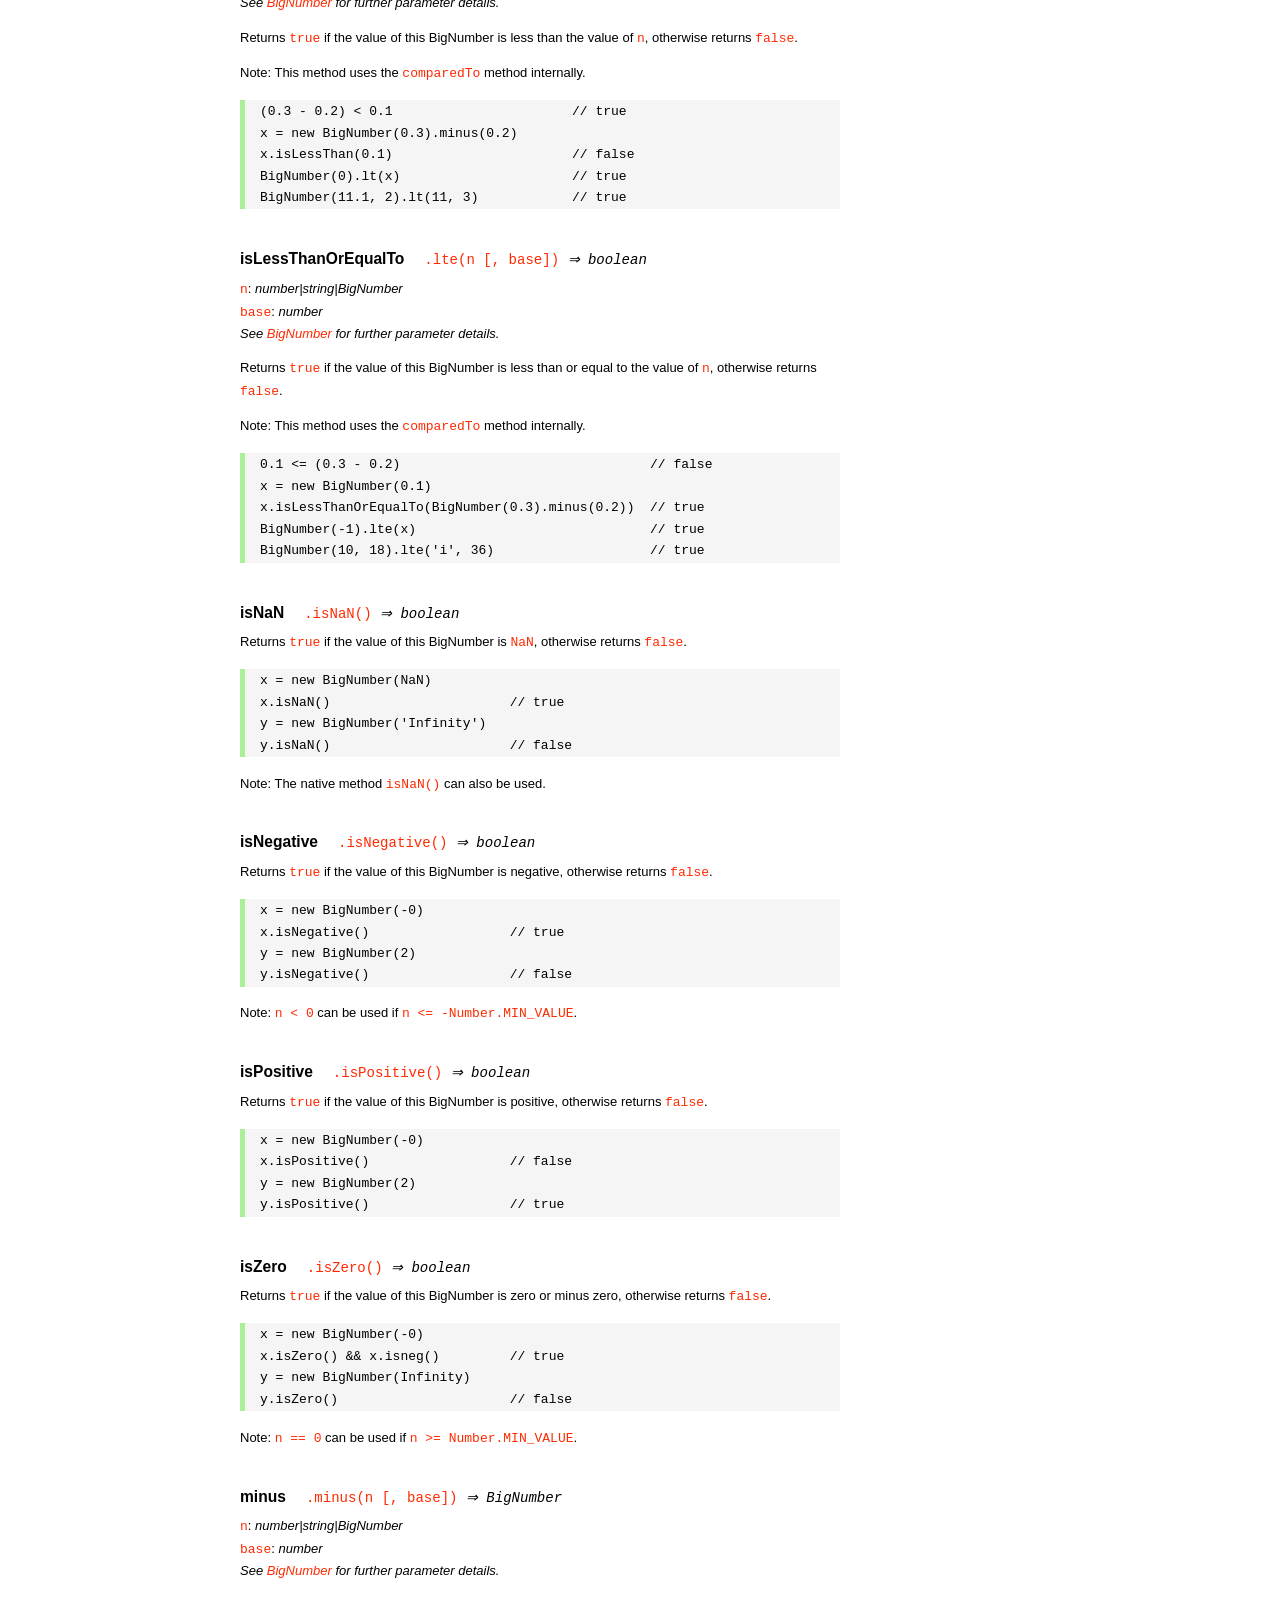
<file: partymaker/node_modules/bignumber.js/doc/API.html>
<!DOCTYPE HTML>
<html>
<head>
<meta charset="utf-8">
<meta http-equiv="X-UA-Compatible" content="IE=edge">
<meta name="Author" content="M Mclaughlin">
<title>bignumber.js API</title>
<style>
html{font-size:100%}
body{background:#fff;font-family:"Helvetica Neue",Helvetica,Arial,sans-serif;font-size:13px;
  line-height:1.65em;min-height:100%;margin:0}
body,i{color:#000}
.nav{background:#fff;position:fixed;top:0;bottom:0;left:0;width:200px;overflow-y:auto;
  padding:15px 0 30px 15px}
div.container{width:600px;margin:50px 0 50px 240px}
p{margin:0 0 1em;width:600px}
pre,ul{margin:1em 0}
h1,h2,h3,h4,h5{margin:0;padding:1.5em 0 0}
h1,h2{padding:.75em 0}
h1{font:400 3em Verdana,sans-serif;color:#000;margin-bottom:1em}
h2{font-size:2.25em;color:#ff2a00}
h3{font-size:1.75em;color:#4dc71f}
h4{font-size:1.75em;color:#ff2a00;padding-bottom:.75em}
h5{font-size:1.2em;margin-bottom:.4em}
h6{font-size:1.1em;margin-bottom:0.8em;padding:0.5em 0}
dd{padding-top:.35em}
dt{padding-top:.5em}
b{font-weight:700}
dt b{font-size:1.3em}
a,a:visited{color:#ff2a00;text-decoration:none}
a:active,a:hover{outline:0;text-decoration:underline}
.nav a,.nav b,.nav a:visited{display:block;color:#ff2a00;font-weight:700; margin-top:15px}
.nav b{color:#4dc71f;margin-top:20px;cursor:default;width:auto}
ul{list-style-type:none;padding:0 0 0 20px}
.nav ul{line-height:14px;padding-left:0;margin:5px 0 0}
.nav ul a,.nav ul a:visited,span{display:inline;color:#000;font-family:Verdana,Geneva,sans-serif;
  font-size:11px;font-weight:400;margin:0}
.inset,ul.inset{margin-left:20px}
.inset{font-size:.9em}
.nav li{width:auto;margin:0 0 3px}
.alias{font-style:italic;margin-left:20px}
table{border-collapse:collapse;border-spacing:0;border:2px solid #a7dbd8;margin:1.75em 0;padding:0}
td,th{text-align:left;margin:0;padding:2px 5px;border:1px dotted #a7dbd8}
th{border-top:2px solid #a7dbd8;border-bottom:2px solid #a7dbd8;color:#ff2a00}
code,pre{font-family:Consolas, monaco, monospace;font-weight:400}
pre{background:#f5f5f5;white-space:pre-wrap;word-wrap:break-word;border-left:5px solid #abef98;
  padding:1px 0 1px 15px;margin:1.2em 0}
code,.nav-title{color:#ff2a00}
.end{margin-bottom:25px}
.centre{text-align:center}
.error-table{font-size:13px;width:100%}
#faq{margin:3em 0 0}
li span{float:right;margin-right:10px;color:#c0c0c0}
#js{font:inherit;color:#4dc71f}
</style>
</head>
<body>

  <div class="nav">

    <a class='nav-title' href="#">API</a>

    <b> CONSTRUCTOR </b>
    <ul>
      <li><a href="#bignumber">BigNumber</a></li>
    </ul>

    <a href="#methods">Methods</a>
    <ul>
      <li><a href="#clone">clone</a></li>
      <li><a href="#config" >config</a><span>set</span></li>
      <li>
        <ul class="inset">
          <li><a href="#decimal-places">DECIMAL_PLACES</a></li>
          <li><a href="#rounding-mode" >ROUNDING_MODE</a></li>
          <li><a href="#exponential-at">EXPONENTIAL_AT</a></li>
          <li><a href="#range"         >RANGE</a></li>
          <li><a href="#crypto"        >CRYPTO</a></li>
          <li><a href="#modulo-mode"   >MODULO_MODE</a></li>
          <li><a href="#pow-precision" >POW_PRECISION</a></li>
          <li><a href="#format"        >FORMAT</a></li>
          <li><a href="#alphabet"      >ALPHABET</a></li>
        </ul>
      </li>
      <li><a href="#isBigNumber">isBigNumber</a></li>
      <li><a href="#max"        >maximum</a><span>max</span></li>
      <li><a href="#min"        >minimum</a><span>min</span></li>
      <li><a href="#random"     >random</a></li>
    </ul>

    <a href="#constructor-properties">Properties</a>
    <ul>
      <li><a href="#round-up"        >ROUND_UP</a></li>
      <li><a href="#round-down"      >ROUND_DOWN</a></li>
      <li><a href="#round-ceil"      >ROUND_CEIL</a></li>
      <li><a href="#round-floor"     >ROUND_FLOOR</a></li>
      <li><a href="#round-half-up"   >ROUND_HALF_UP</a></li>
      <li><a href="#round-half-down" >ROUND_HALF_DOWN</a></li>
      <li><a href="#round-half-even" >ROUND_HALF_EVEN</a></li>
      <li><a href="#round-half-ceil" >ROUND_HALF_CEIL</a></li>
      <li><a href="#round-half-floor">ROUND_HALF_FLOOR</a></li>
    </ul>

    <b> INSTANCE </b>

    <a href="#prototype-methods">Methods</a>
    <ul>
      <li><a href="#abs"    >absoluteValue         </a><span>abs</span>  </li>
      <li><a href="#cmp"    >comparedTo            </a>                  </li>
      <li><a href="#dp"     >decimalPlaces         </a><span>dp</span>   </li>
      <li><a href="#div"    >dividedBy             </a><span>div</span>  </li>
      <li><a href="#divInt" >dividedToIntegerBy    </a><span>idiv</span> </li>
      <li><a href="#pow"    >exponentiatedBy       </a><span>pow</span>  </li>
      <li><a href="#int"    >integerValue          </a>                  </li>
      <li><a href="#eq"     >isEqualTo             </a><span>eq</span>   </li>
      <li><a href="#isF"    >isFinite              </a>                  </li>
      <li><a href="#gt"     >isGreaterThan         </a><span>gt</span>   </li>
      <li><a href="#gte"    >isGreaterThanOrEqualTo</a><span>gte</span>  </li>
      <li><a href="#isInt"  >isInteger             </a>                  </li>
      <li><a href="#lt"     >isLessThan            </a><span>lt</span>   </li>
      <li><a href="#lte"    >isLessThanOrEqualTo   </a><span>lte</span>  </li>
      <li><a href="#isNaN"  >isNaN                 </a>                  </li>
      <li><a href="#isNeg"  >isNegative            </a>                  </li>
      <li><a href="#isPos"  >isPositive            </a>                  </li>
      <li><a href="#isZ"    >isZero                </a>                  </li>
      <li><a href="#minus"  >minus                 </a>                  </li>
      <li><a href="#mod"    >modulo                </a><span>mod</span>  </li>
      <li><a href="#times"  >multipliedBy          </a><span>times</span></li>
      <li><a href="#neg"    >negated               </a>                  </li>
      <li><a href="#plus"   >plus                  </a>                  </li>
      <li><a href="#sd"     >precision             </a><span>sd</span>   </li>
      <li><a href="#shift"  >shiftedBy             </a>                  </li>
      <li><a href="#sqrt"   >squareRoot            </a><span>sqrt</span> </li>
      <li><a href="#toE"    >toExponential         </a>                  </li>
      <li><a href="#toFix"  >toFixed               </a>                  </li>
      <li><a href="#toFor"  >toFormat              </a>                  </li>
      <li><a href="#toFr"   >toFraction            </a>                  </li>
      <li><a href="#toJSON" >toJSON                </a>                  </li>
      <li><a href="#toN"    >toNumber              </a>                  </li>
      <li><a href="#toP"    >toPrecision           </a>                  </li>
      <li><a href="#toS"    >toString              </a>                  </li>
      <li><a href="#valueOf">valueOf               </a>                  </li>
    </ul>

    <a href="#instance-properties">Properties</a>
    <ul>
      <li><a href="#coefficient">c: coefficient</a></li>
      <li><a href="#exponent"   >e: exponent</a></li>
      <li><a href="#sign"       >s: sign</a></li>
    </ul>

    <a href="#zero-nan-infinity">Zero, NaN &amp; Infinity</a>
    <a href="#Errors">Errors</a>
    <a class='end' href="#faq">FAQ</a>

  </div>

  <div class="container">

    <h1>bignumber<span id='js'>.js</span></h1>

    <p>A JavaScript library for arbitrary-precision arithmetic.</p>
    <p><a href="https://github.com/MikeMcl/bignumber.js">Hosted on GitHub</a>. </p>

    <h2>API</h2>

    <p>
      See the <a href='https://github.com/MikeMcl/bignumber.js'>README</a> on GitHub for a
      quick-start introduction.
    </p>
    <p>
      In all examples below, <code>var</code> and semicolons are not shown, and if a commented-out
      value is in quotes it means <code>toString</code> has been called on the preceding expression.
    </p>


    <h3>CONSTRUCTOR</h3>


    <h5 id="bignumber">
      BigNumber<code class='inset'>BigNumber(n [, base]) <i>&rArr; BigNumber</i></code>
    </h5>
    <p>
      <code>n</code>: <i>number|string|BigNumber</i><br />
      <code>base</code>: <i>number</i>: integer, <code>2</code> to <code>36</code> inclusive. (See
      <a href='#alphabet'><code>ALPHABET</code></a> to extend this range).
    </p>
    <p>
      Returns a new instance of a BigNumber object with value <code>n</code>, where <code>n</code>
      is a numeric value in the specified <code>base</code>, or base <code>10</code> if
      <code>base</code> is omitted or is <code>null</code> or <code>undefined</code>.
    </p>
    <pre>
x = new BigNumber(123.4567)                // '123.4567'
// 'new' is optional
y = BigNumber(x)                           // '123.4567'</pre>
    <p>
      If <code>n</code> is a base <code>10</code> value it can be in normal (fixed-point) or
      exponential notation. Values in other bases must be in normal notation. Values in any base can
      have fraction digits, i.e. digits after the decimal point.
    </p>
    <pre>
new BigNumber(43210)                       // '43210'
new BigNumber('4.321e+4')                  // '43210'
new BigNumber('-735.0918e-430')            // '-7.350918e-428'
new BigNumber('123412421.234324', 5)       // '607236.557696'</pre>
    <p>
      Signed <code>0</code>, signed <code>Infinity</code> and <code>NaN</code> are supported.
    </p>
    <pre>
new BigNumber('-Infinity')                 // '-Infinity'
new BigNumber(NaN)                         // 'NaN'
new BigNumber(-0)                          // '0'
new BigNumber('.5')                        // '0.5'
new BigNumber('+2')                        // '2'</pre>
    <p>
      String values in hexadecimal literal form, e.g. <code>'0xff'</code>, are valid, as are
      string values with the octal and binary prefixs <code>'0o'</code> and <code>'0b'</code>.
      String values in octal literal form without the prefix will be interpreted as
      decimals, e.g. <code>'011'</code> is interpreted as 11, not 9.
    </p>
    <pre>
new BigNumber(-10110100.1, 2)              // '-180.5'
new BigNumber('-0b10110100.1')             // '-180.5'
new BigNumber('ff.8', 16)                  // '255.5'
new BigNumber('0xff.8')                    // '255.5'</pre>
    <p>
      If a base is specified, <code>n</code> is rounded according to the current
      <a href='#decimal-places'><code>DECIMAL_PLACES</code></a> and
      <a href='#rounding-mode'><code>ROUNDING_MODE</code></a> settings. <em>This includes base
      <code>10</code> so don't include a <code>base</code> parameter for decimal values unless
      this behaviour is wanted.</em>
    </p>
    <pre>BigNumber.config({ DECIMAL_PLACES: 5 })
new BigNumber(1.23456789)                  // '1.23456789'
new BigNumber(1.23456789, 10)              // '1.23457'</pre>
    <p>An error is thrown if <code>base</code> is invalid. See <a href='#Errors'>Errors</a>.</p>
    <p>
      There is no limit to the number of digits of a value of type <em>string</em> (other than
      that of JavaScript's maximum array size). See <a href='#range'><code>RANGE</code></a> to set
      the maximum and minimum possible exponent value of a BigNumber.
    </p>
    <pre>
new BigNumber('5032485723458348569331745.33434346346912144534543')
new BigNumber('4.321e10000000')</pre>
    <p>BigNumber <code>NaN</code> is returned if <code>n</code> is invalid
    (unless <code>BigNumber.DEBUG</code> is <code>true</code>, see below).</p>
    <pre>
new BigNumber('.1*')                       // 'NaN'
new BigNumber('blurgh')                    // 'NaN'
new BigNumber(9, 2)                        // 'NaN'</pre>
    <p>
      To aid in debugging, if <code>BigNumber.DEBUG</code> is <code>true</code> then an error will
      be thrown on an invalid <code>n</code>. An error will also be thrown if <code>n</code> is of
      type <em>number</em> with more than <code>15</code> significant digits, as calling
      <code><a href='#toS'>toString</a></code> or <code><a href='#valueOf'>valueOf</a></code> on
      these numbers may not result in the intended value.
    </p>
      <pre>
console.log(823456789123456.3)            //  823456789123456.2
new BigNumber(823456789123456.3)          // '823456789123456.2'
BigNumber.DEBUG = true
// '[BigNumber Error] Number primitive has more than 15 significant digits'
new BigNumber(823456789123456.3)
// '[BigNumber Error] Not a base 2 number'
new BigNumber(9, 2)</pre>




    <h4 id="methods">Methods</h4>
     <p>The static methods of a BigNumber constructor.</p>




    <h5 id="clone">clone
      <code class='inset'>.clone([object]) <i>&rArr; BigNumber constructor</i></code>
    </h5>
    <p><code>object</code>: <i>object</i></p>
    <p>
      Returns a new independent BigNumber constructor with configuration as described by
      <code>object</code> (see <a href='#config'><code>config</code></a>), or with the default
      configuration if <code>object</code> is <code>null</code> or <code>undefined</code>.
    </p>
    <p>
      Throws if <code>object</code> is not an object. See <a href='#Errors'>Errors</a>.
    </p>
    <pre>BigNumber.config({ DECIMAL_PLACES: 5 })
BN = BigNumber.clone({ DECIMAL_PLACES: 9 })

x = new BigNumber(1)
y = new BN(1)

x.div(3)                        // 0.33333
y.div(3)                        // 0.333333333

// BN = BigNumber.clone({ DECIMAL_PLACES: 9 }) is equivalent to:
BN = BigNumber.clone()
BN.config({ DECIMAL_PLACES: 9 })</pre>



    <h5 id="config">config<code class='inset'>set([object]) <i>&rArr; object</i></code></h5>
    <p>
      <code>object</code>: <i>object</i>: an object that contains some or all of the following
      properties.
    </p>
    <p>Configures the settings for this particular BigNumber constructor.</p>

    <dl class='inset'>
      <dt id="decimal-places"><code><b>DECIMAL_PLACES</b></code></dt>
      <dd>
        <i>number</i>: integer, <code>0</code> to <code>1e+9</code> inclusive<br />
        Default value: <code>20</code>
      </dd>
      <dd>
        The <u>maximum</u> number of decimal places of the results of operations involving
        division, i.e. division, square root and base conversion operations, and power
        operations with negative exponents.<br />
      </dd>
      <dd>
      <pre>BigNumber.config({ DECIMAL_PLACES: 5 })
BigNumber.set({ DECIMAL_PLACES: 5 })    // equivalent</pre>
      </dd>



      <dt id="rounding-mode"><code><b>ROUNDING_MODE</b></code></dt>
      <dd>
        <i>number</i>: integer, <code>0</code> to <code>8</code> inclusive<br />
        Default value: <code>4</code> <a href="#round-half-up">(<code>ROUND_HALF_UP</code>)</a>
      </dd>
      <dd>
        The rounding mode used in the above operations and the default rounding mode of
        <a href='#dp'><code>decimalPlaces</code></a>,
        <a href='#sd'><code>precision</code></a>,
        <a href='#toE'><code>toExponential</code></a>,
        <a href='#toFix'><code>toFixed</code></a>,
        <a href='#toFor'><code>toFormat</code></a> and
        <a href='#toP'><code>toPrecision</code></a>.
      </dd>
      <dd>The modes are available as enumerated properties of the BigNumber constructor.</dd>
       <dd>
      <pre>BigNumber.config({ ROUNDING_MODE: 0 })
BigNumber.set({ ROUNDING_MODE: BigNumber.ROUND_UP })    // equivalent</pre>
        </dd>



      <dt id="exponential-at"><code><b>EXPONENTIAL_AT</b></code></dt>
      <dd>
        <i>number</i>: integer, magnitude <code>0</code> to <code>1e+9</code> inclusive, or
        <br />
        <i>number</i>[]: [ integer <code>-1e+9</code> to <code>0</code> inclusive, integer
        <code>0</code> to <code>1e+9</code> inclusive ]<br />
        Default value: <code>[-7, 20]</code>
      </dd>
      <dd>
        The exponent value(s) at which <code>toString</code> returns exponential notation.
      </dd>
      <dd>
        If a single number is assigned, the value is the exponent magnitude.<br />
        If an array of two numbers is assigned then the first number is the negative exponent
        value at and beneath which exponential notation is used, and the second number is the
        positive exponent value at and above which the same.
      </dd>
      <dd>
        For example, to emulate JavaScript numbers in terms of the exponent values at which they
        begin to use exponential notation, use <code>[-7, 20]</code>.
      </dd>
      <dd>
      <pre>BigNumber.config({ EXPONENTIAL_AT: 2 })
new BigNumber(12.3)         // '12.3'        e is only 1
new BigNumber(123)          // '1.23e+2'
new BigNumber(0.123)        // '0.123'       e is only -1
new BigNumber(0.0123)       // '1.23e-2'

BigNumber.config({ EXPONENTIAL_AT: [-7, 20] })
new BigNumber(123456789)    // '123456789'   e is only 8
new BigNumber(0.000000123)  // '1.23e-7'

// Almost never return exponential notation:
BigNumber.config({ EXPONENTIAL_AT: 1e+9 })

// Always return exponential notation:
BigNumber.config({ EXPONENTIAL_AT: 0 })</pre>
      </dd>
      <dd>
        Regardless of the value of <code>EXPONENTIAL_AT</code>, the <code>toFixed</code> method
        will always return a value in normal notation and the <code>toExponential</code> method
        will always return a value in exponential form.
      </dd>
      <dd>
        Calling <code>toString</code> with a base argument, e.g. <code>toString(10)</code>, will
        also always return normal notation.
      </dd>



      <dt id="range"><code><b>RANGE</b></code></dt>
      <dd>
        <i>number</i>: integer, magnitude <code>1</code> to <code>1e+9</code> inclusive, or
        <br />
        <i>number</i>[]: [ integer <code>-1e+9</code> to <code>-1</code> inclusive, integer
        <code>1</code> to <code>1e+9</code> inclusive ]<br />
        Default value: <code>[-1e+9, 1e+9]</code>
      </dd>
      <dd>
        The exponent value(s) beyond which overflow to <code>Infinity</code> and underflow to
        zero occurs.
      </dd>
      <dd>
        If a single number is assigned, it is the maximum exponent magnitude: values wth a
        positive exponent of greater magnitude become <code>Infinity</code> and those with a
        negative exponent of greater magnitude become zero.
      <dd>
        If an array of two numbers is assigned then the first number is the negative exponent
        limit and the second number is the positive exponent limit.
      </dd>
      <dd>
        For example, to emulate JavaScript numbers in terms of the exponent values at which they
        become zero and <code>Infinity</code>, use <code>[-324, 308]</code>.
      </dd>
      <dd>
      <pre>BigNumber.config({ RANGE: 500 })
BigNumber.config().RANGE     // [ -500, 500 ]
new BigNumber('9.999e499')   // '9.999e+499'
new BigNumber('1e500')       // 'Infinity'
new BigNumber('1e-499')      // '1e-499'
new BigNumber('1e-500')      // '0'

BigNumber.config({ RANGE: [-3, 4] })
new BigNumber(99999)         // '99999'      e is only 4
new BigNumber(100000)        // 'Infinity'   e is 5
new BigNumber(0.001)         // '0.01'       e is only -3
new BigNumber(0.0001)        // '0'          e is -4</pre>
      </dd>
      <dd>
        The largest possible magnitude of a finite BigNumber is
        <code>9.999...e+1000000000</code>.<br />
        The smallest possible magnitude of a non-zero BigNumber is <code>1e-1000000000</code>.
      </dd>



      <dt id="crypto"><code><b>CRYPTO</b></code></dt>
      <dd>
        <i>boolean</i>: <code>true</code> or <code>false</code>.<br />
        Default value: <code>false</code>
      </dd>
      <dd>
        The value that determines whether cryptographically-secure pseudo-random number
        generation is used.
      </dd>
      <dd>
        If <code>CRYPTO</code> is set to <code>true</code> then the
        <a href='#random'><code>random</code></a> method will generate random digits using
        <code>crypto.getRandomValues</code> in browsers that support it, or
        <code>crypto.randomBytes</code> if using a version of Node.js that supports it.
      </dd>
      <dd>
        If neither function is supported by the host environment then attempting to set
        <code>CRYPTO</code> to <code>true</code> will fail and an exception will be thrown.
      </dd>
      <dd>
        If <code>CRYPTO</code> is <code>false</code> then the source of randomness used will be
        <code>Math.random</code> (which is assumed to generate at least <code>30</code> bits of
        randomness).
      </dd>
      <dd>See <a href='#random'><code>random</code></a>.</dd>
      <dd>
      <pre>BigNumber.config({ CRYPTO: true })
BigNumber.config().CRYPTO       // true
BigNumber.random()              // 0.54340758610486147524</pre>
      </dd>



      <dt id="modulo-mode"><code><b>MODULO_MODE</b></code></dt>
      <dd>
        <i>number</i>: integer, <code>0</code> to <code>9</code> inclusive<br />
        Default value: <code>1</code> (<a href="#round-down"><code>ROUND_DOWN</code></a>)
      </dd>
      <dd>The modulo mode used when calculating the modulus: <code>a mod n</code>.</dd>
      <dd>
        The quotient, <code>q = a / n</code>, is calculated according to the
        <a href='#rounding-mode'><code>ROUNDING_MODE</code></a> that corresponds to the chosen
        <code>MODULO_MODE</code>.
      </dd>
      <dd>The remainder, <code>r</code>, is calculated as: <code>r = a - n * q</code>.</dd>
      <dd>
        The modes that are most commonly used for the modulus/remainder operation are shown in
        the following table. Although the other rounding modes can be used, they may not give
        useful results.
      </dd>
      <dd>
        <table>
          <tr><th>Property</th><th>Value</th><th>Description</th></tr>
          <tr>
            <td><b>ROUND_UP</b></td><td class='centre'>0</td>
            <td>
              The remainder is positive if the dividend is negative, otherwise it is negative.
            </td>
          </tr>
          <tr>
            <td><b>ROUND_DOWN</b></td><td class='centre'>1</td>
            <td>
              The remainder has the same sign as the dividend.<br />
              This uses 'truncating division' and matches the behaviour of JavaScript's
              remainder operator <code>%</code>.
            </td>
          </tr>
          <tr>
            <td><b>ROUND_FLOOR</b></td><td class='centre'>3</td>
            <td>
              The remainder has the same sign as the divisor.<br />
              This matches Python's <code>%</code> operator.
            </td>
          </tr>
          <tr>
            <td><b>ROUND_HALF_EVEN</b></td><td class='centre'>6</td>
            <td>The <i>IEEE 754</i> remainder function.</td>
          </tr>
           <tr>
             <td><b>EUCLID</b></td><td class='centre'>9</td>
             <td>
               The remainder is always positive. Euclidian division: <br />
               <code>q = sign(n) * floor(a / abs(n))</code>
             </td>
           </tr>
        </table>
      </dd>
      <dd>
        The rounding/modulo modes are available as enumerated properties of the BigNumber
        constructor.
      </dd>
      <dd>See <a href='#mod'><code>modulo</code></a>.</dd>
      <dd>
        <pre>BigNumber.config({ MODULO_MODE: BigNumber.EUCLID })
BigNumber.config({ MODULO_MODE: 9 })          // equivalent</pre>
      </dd>



      <dt id="pow-precision"><code><b>POW_PRECISION</b></code></dt>
      <dd>
        <i>number</i>: integer, <code>0</code> to <code>1e+9</code> inclusive.<br />
        Default value: <code>0</code>
      </dd>
      <dd>
        The <i>maximum</i> precision, i.e. number of significant digits, of the result of the power
        operation (unless a modulus is specified).
      </dd>
      <dd>If set to <code>0</code>, the number of significant digits will not be limited.</dd>
      <dd>See <a href='#pow'><code>exponentiatedBy</code></a>.</dd>
      <dd><pre>BigNumber.config({ POW_PRECISION: 100 })</pre></dd>



      <dt id="format"><code><b>FORMAT</b></code></dt>
      <dd><i>object</i></dd>
      <dd>
        The <code>FORMAT</code> object configures the format of the string returned by the
        <a href='#toFor'><code>toFormat</code></a> method.
      </dd>
      <dd>
        The example below shows the properties of the <code>FORMAT</code> object that are
        recognised, and their default values.
      </dd>
      <dd>
         Unlike the other configuration properties, the values of the properties of the
         <code>FORMAT</code> object will not be checked for validity. The existing
         <code>FORMAT</code> object will simply be replaced by the object that is passed in.
         The object can include any number of the properties shown below.
      </dd>
      <dd>See <a href='#toFor'><code>toFormat</code></a> for examples of usage.</dd>
      <dd>
      <pre>
BigNumber.config({
    FORMAT: {
        // the decimal separator
        decimalSeparator: '.',
        // the grouping separator of the integer part
        groupSeparator: ',',
        // the primary grouping size of the integer part
        groupSize: 3,
        // the secondary grouping size of the integer part
        secondaryGroupSize: 0,
        // the grouping separator of the fraction part
        fractionGroupSeparator: ' ',
        // the grouping size of the fraction part
        fractionGroupSize: 0
    }
});</pre>
      </dd>



      <dt id="alphabet"><code><b>ALPHABET</b></code></dt>
      <dd>
        <i>string</i><br />
        Default value: <code>'0123456789abcdefghijklmnopqrstuvwxyz'</code>
      </dd>
      <dd>
        The alphabet used for base conversion. The length of the alphabet corresponds to the
        maximum value of the base argument that can be passed to the
        <a href='#bignumber'><code>BigNumber</code></a> constructor or
        <a href='#toS'><code>toString</code></a>.
      </dd>
      <dd>
        There is no maximum length for the alphabet, but it must be at least 2 characters long, and
        it must not contain a repeated character, or <code>'.'</code>, as that is used as the
        decimal separator for all values whatever their base.
      </dd>
      <dd>
        <pre>// duodecimal (base 12)
BigNumber.config({ ALPHABET: '0123456789TE' })
x = new BigNumber('T', 12)
x.toString()                // '10'
x.toString(12)              // 'T'</pre>
      </dd>



    </dl>
    <br /><br />
    <p>Returns an object with the above properties and their current values.</p>
    <p>
      Throws if <code>object</code> is not an object, or if an invalid value is assigned to
      one or more of the above properties. See <a href='#Errors'>Errors</a>.
    </p>
    <pre>
BigNumber.config({
    DECIMAL_PLACES: 40,
    ROUNDING_MODE: BigNumber.ROUND_HALF_CEIL,
    EXPONENTIAL_AT: [-10, 20],
    RANGE: [-500, 500],
    CRYPTO: true,
    MODULO_MODE: BigNumber.ROUND_FLOOR,
    POW_PRECISION: 80,
    FORMAT: {
        groupSize: 3,
        groupSeparator: ' ',
        decimalSeparator: ','
    },
    ALPHABET: '0123456789abcdefghijklmnopqrstuvwxyzABCDEFGHIJKLMNOPQRSTUVWXYZ$_'
});

obj = BigNumber.config();
obj.DECIMAL_PLACES        // 40
obj.RANGE                 // [-500, 500]</pre>



    <h5 id="isBigNumber">
      isBigNumber<code class='inset'>.isBigNumber(value) <i>&rArr; boolean</i></code>
    </h5>
    <p><code>value</code>: <i>any</i><br /></p>
    <p>
      Returns <code>true</code> if <code>value</code> is a BigNumber instance, otherwise returns
      <code>false</code>.
    </p>
      <pre>x = 42
y = new BigNumber(x)

BigNumber.isBigNumber(x)             // false
y instanceof BigNumber               // true
BigNumber.isBigNumber(y)             // true

BN = BigNumber.clone();
z = new BN(x)
z instanceof BigNumber               // false
BigNumber.isBigNumber(z)             // true</pre>



    <h5 id="max">
      maximum<code class='inset'>.max([arg1 [, arg2, ...]]) <i>&rArr; BigNumber</i></code>
    </h5>
    <p>
      <code>arg1</code>, <code>arg2</code>, ...: <i>number|string|BigNumber</i><br />
      <i>See <code><a href="#bignumber">BigNumber</a></code> for further parameter details.</i>
    </p>
    <p>
      Returns a BigNumber whose value is the maximum of <code>arg1</code>,
      <code>arg2</code>,... .
    </p>
    <p>The argument to this method can also be an array of values.</p>
    <p>The return value is always exact and unrounded.</p>
    <pre>x = new BigNumber('3257869345.0378653')
BigNumber.maximum(4e9, x, '123456789.9')      // '4000000000'

arr = [12, '13', new BigNumber(14)]
BigNumber.max(arr)                            // '14'</pre>



    <h5 id="min">
      minimum<code class='inset'>.min([arg1 [, arg2, ...]]) <i>&rArr; BigNumber</i></code>
    </h5>
    <p>
      <code>arg1</code>, <code>arg2</code>, ...: <i>number|string|BigNumber</i><br />
      <i>See <code><a href="#bignumber">BigNumber</a></code> for further parameter details.</i>
    </p>
    <p>
      Returns a BigNumber whose value is the minimum of <code>arg1</code>,
      <code>arg2</code>,... .
    </p>
    <p>The argument to this method can also be an array of values.</p>
    <p>The return value is always exact and unrounded.</p>
    <pre>x = new BigNumber('3257869345.0378653')
BigNumber.minimum(4e9, x, '123456789.9')      // '123456789.9'

arr = [2, new BigNumber(-14), '-15.9999', -12]
BigNumber.min(arr)                            // '-15.9999'</pre>



    <h5 id="random">
      random<code class='inset'>.random([dp]) <i>&rArr; BigNumber</i></code>
    </h5>
    <p><code>dp</code>: <i>number</i>: integer, <code>0</code> to <code>1e+9</code> inclusive</p>
    <p>
      Returns a new BigNumber with a pseudo-random value equal to or greater than <code>0</code> and
      less than <code>1</code>.
    </p>
    <p>
      The return value will have <code>dp</code> decimal places (or less if trailing zeros are
      produced).<br />
      If <code>dp</code> is omitted then the number of decimal places will default to the current
      <a href='#decimal-places'><code>DECIMAL_PLACES</code></a> setting.
    </p>
    <p>
      Depending on the value of this BigNumber constructor's
      <a href='#crypto'><code>CRYPTO</code></a> setting and the support for the
      <code>crypto</code> object in the host environment, the random digits of the return value are
      generated by either <code>Math.random</code> (fastest), <code>crypto.getRandomValues</code>
      (Web Cryptography API in recent browsers) or <code>crypto.randomBytes</code> (Node.js).
    </p>
    <p>
      If <a href='#crypto'><code>CRYPTO</code></a> is <code>true</code>, i.e. one of the
      <code>crypto</code> methods is to be used, the value of a returned BigNumber should be
      cryptographically-secure and statistically indistinguishable from a random value.
    </p>
    <p>
      Throws if <code>dp</code> is invalid. See <a href='#Errors'>Errors</a>.
    </p>
    <pre>BigNumber.config({ DECIMAL_PLACES: 10 })
BigNumber.random()              // '0.4117936847'
BigNumber.random(20)            // '0.78193327636914089009'</pre>



    <h4 id="constructor-properties">Properties</h4>
    <p>
      The library's enumerated rounding modes are stored as properties of the constructor.<br />
      (They are not referenced internally by the library itself.)
    </p>
    <p>
      Rounding modes <code>0</code> to <code>6</code> (inclusive) are the same as those of Java's
      BigDecimal class.
    </p>
    <table>
      <tr>
        <th>Property</th>
        <th>Value</th>
        <th>Description</th>
      </tr>
      <tr>
        <td id="round-up"><b>ROUND_UP</b></td>
        <td class='centre'>0</td>
        <td>Rounds away from zero</td>
      </tr>
      <tr>
        <td id="round-down"><b>ROUND_DOWN</b></td>
        <td class='centre'>1</td>
        <td>Rounds towards zero</td>
      </tr>
      <tr>
        <td id="round-ceil"><b>ROUND_CEIL</b></td>
        <td class='centre'>2</td>
        <td>Rounds towards <code>Infinity</code></td>
      </tr>
      <tr>
        <td id="round-floor"><b>ROUND_FLOOR</b></td>
        <td class='centre'>3</td>
        <td>Rounds towards <code>-Infinity</code></td>
      </tr>
      <tr>
        <td id="round-half-up"><b>ROUND_HALF_UP</b></td>
        <td class='centre'>4</td>
        <td>
          Rounds towards nearest neighbour.<br />
          If equidistant, rounds away from zero
        </td>
      </tr>
      <tr>
        <td id="round-half-down"><b>ROUND_HALF_DOWN</b></td>
        <td class='centre'>5</td>
        <td>
          Rounds towards nearest neighbour.<br />
          If equidistant, rounds towards zero
        </td>
      </tr>
      <tr>
        <td id="round-half-even"><b>ROUND_HALF_EVEN</b></td>
        <td class='centre'>6</td>
        <td>
          Rounds towards nearest neighbour.<br />
          If equidistant, rounds towards even neighbour
        </td>
      </tr>
      <tr>
        <td id="round-half-ceil"><b>ROUND_HALF_CEIL</b></td>
        <td class='centre'>7</td>
        <td>
          Rounds towards nearest neighbour.<br />
          If equidistant, rounds towards <code>Infinity</code>
        </td>
      </tr>
      <tr>
        <td id="round-half-floor"><b>ROUND_HALF_FLOOR</b></td>
        <td class='centre'>8</td>
        <td>
          Rounds towards nearest neighbour.<br />
          If equidistant, rounds towards <code>-Infinity</code>
        </td>
      </tr>
    </table>
    <pre>
BigNumber.config({ ROUNDING_MODE: BigNumber.ROUND_CEIL })
BigNumber.config({ ROUNDING_MODE: 2 })     // equivalent</pre>


    <h3>INSTANCE</h3>

    <h4 id="prototype-methods">Methods</h4>
    <p>The methods inherited by a BigNumber instance from its constructor's prototype object.</p>
    <p>A BigNumber is immutable in the sense that it is not changed by its methods. </p>
    <p>
      The treatment of &plusmn;<code>0</code>, &plusmn;<code>Infinity</code> and <code>NaN</code> is
      consistent with how JavaScript treats these values.
    </p>
    <p>Many method names have a shorter alias.</p>



    <h5 id="abs">absoluteValue<code class='inset'>.abs() <i>&rArr; BigNumber</i></code></h5>
    <p>
      Returns a BigNumber whose value is the absolute value, i.e. the magnitude, of the value of
      this BigNumber.
    </p>
    <p>The return value is always exact and unrounded.</p>
    <pre>
x = new BigNumber(-0.8)
y = x.absoluteValue()           // '0.8'
z = y.abs()                     // '0.8'</pre>



    <h5 id="cmp">
      comparedTo<code class='inset'>.comparedTo(n [, base]) <i>&rArr; number</i></code>
    </h5>
    <p>
      <code>n</code>: <i>number|string|BigNumber</i><br />
      <code>base</code>: <i>number</i><br />
      <i>See <a href="#bignumber">BigNumber</a> for further parameter details.</i>
    </p>
    <table>
      <tr><th>Returns</th><th>&nbsp;</th></tr>
      <tr>
        <td class='centre'><code>1</code></td>
        <td>If the value of this BigNumber is greater than the value of <code>n</code></td>
      </tr>
      <tr>
        <td class='centre'><code>-1</code></td>
        <td>If the value of this BigNumber is less than the value of <code>n</code></td>
      </tr>
      <tr>
        <td class='centre'><code>0</code></td>
        <td>If this BigNumber and <code>n</code> have the same value</td>
      </tr>
       <tr>
        <td class='centre'><code>null</code></td>
        <td>If the value of either this BigNumber or <code>n</code> is <code>NaN</code></td>
      </tr>
    </table>
    <pre>
x = new BigNumber(Infinity)
y = new BigNumber(5)
x.comparedTo(y)                 // 1
x.comparedTo(x.minus(1))        // 0
y.comparedTo(NaN)               // null
y.comparedTo('110', 2)          // -1</pre>



    <h5 id="dp">
      decimalPlaces<code class='inset'>.dp([dp [, rm]]) <i>&rArr; BigNumber|number</i></code>
    </h5>
    <p>
      <code>dp</code>: <i>number</i>: integer, <code>0</code> to <code>1e+9</code> inclusive<br />
      <code>rm</code>: <i>number</i>: integer, <code>0</code> to <code>8</code> inclusive
    </p>
    <p>
      If <code>dp</code> is a number, returns a BigNumber whose value is the value of this BigNumber
      rounded by rounding mode <code>rm</code> to a maximum of <code>dp</code> decimal places.
    </p>
    <p>
      If <code>dp</code> is omitted, or is <code>null</code> or <code>undefined</code>, the return
      value is the number of decimal places of the value of this BigNumber, or <code>null</code> if
      the value of this BigNumber is &plusmn;<code>Infinity</code> or <code>NaN</code>.
    </p>
    <p>
      If <code>rm</code> is omitted, or is <code>null</code> or <code>undefined</code>,
      <a href='#rounding-mode'><code>ROUNDING_MODE</code></a> is used.
    </p>
    <p>
      Throws if <code>dp</code> or <code>rm</code> is invalid. See <a href='#Errors'>Errors</a>.
    </p>
    <pre>
x = new BigNumber(1234.56)
x.decimalPlaces(1)                     // '1234.6'
x.dp()                                 // 2
x.decimalPlaces(2)                     // '1234.56'
x.dp(10)                               // '1234.56'
x.decimalPlaces(0, 1)                  // '1234'
x.dp(0, 6)                             // '1235'
x.decimalPlaces(1, 1)                  // '1234.5'
x.dp(1, BigNumber.ROUND_HALF_EVEN)     // '1234.6'
x                                      // '1234.56'
y = new BigNumber('9.9e-101')
y.dp()                                 // 102</pre>



    <h5 id="div">dividedBy<code class='inset'>.div(n [, base]) <i>&rArr; BigNumber</i></code>
    </h5>
    <p>
      <code>n</code>: <i>number|string|BigNumber</i><br />
      <code>base</code>: <i>number</i><br />
      <i>See <a href="#bignumber">BigNumber</a> for further parameter details.</i>
    </p>
    <p>
      Returns a BigNumber whose value is the value of this BigNumber divided by
      <code>n</code>, rounded according to the current
      <a href='#decimal-places'><code>DECIMAL_PLACES</code></a> and
      <a href='#rounding-mode'><code>ROUNDING_MODE</code></a> settings.
    </p>
    <pre>
x = new BigNumber(355)
y = new BigNumber(113)
x.dividedBy(y)                  // '3.14159292035398230088'
x.div(5)                        // '71'
x.div(47, 16)                   // '5'</pre>



    <h5 id="divInt">
      dividedToIntegerBy<code class='inset'>.idiv(n [, base]) &rArr;
      <i>BigNumber</i></code>
    </h5>
    <p>
      <code>n</code>: <i>number|string|BigNumber</i><br />
      <code>base</code>: <i>number</i><br />
      <i>See <a href="#bignumber">BigNumber</a> for further parameter details.</i>
    </p>
    <p>
      Returns a BigNumber whose value is the integer part of dividing the value of this BigNumber by
      <code>n</code>.
    </p>
    <pre>
x = new BigNumber(5)
y = new BigNumber(3)
x.dividedToIntegerBy(y)         // '1'
x.idiv(0.7)                     // '7'
x.idiv('0.f', 16)               // '5'</pre>



    <h5 id="pow">
      exponentiatedBy<code class='inset'>.pow(n [, m]) <i>&rArr; BigNumber</i></code>
    </h5>
    <p>
      <code>n</code>: <i>number|string|BigNumber</i>: integer<br />
      <code>m</code>: <i>number|string|BigNumber</i>
    </p>
    <p>
      Returns a BigNumber whose value is the value of this BigNumber exponentiated by
      <code>n</code>, i.e. raised to the power <code>n</code>, and optionally modulo a modulus
      <code>m</code>.
    </p>
    <p>
      Throws if <code>n</code> is not an integer. See <a href='#Errors'>Errors</a>.
    </p>
    <p>
      If <code>n</code> is negative the result is rounded according to the current
      <a href='#decimal-places'><code>DECIMAL_PLACES</code></a> and
      <a href='#rounding-mode'><code>ROUNDING_MODE</code></a> settings.
    </p>
    <p>
      As the number of digits of the result of the power operation can grow so large so quickly,
      e.g. 123.456<sup>10000</sup> has over <code>50000</code> digits, the number of significant
      digits calculated is limited to the value of the
      <a href='#pow-precision'><code>POW_PRECISION</code></a> setting (unless a modulus
      <code>m</code> is specified).
    </p>
    <p>
      By default <a href='#pow-precision'><code>POW_PRECISION</code></a> is set to <code>0</code>.
      This means that an unlimited number of significant digits will be calculated, and that the
      method's performance will decrease dramatically for larger exponents.
    </p>
    <p>
      If <code>m</code> is specified and the value of <code>m</code>, <code>n</code> and this
      BigNumber are integers, and <code>n</code> is positive, then a fast modular exponentiation
      algorithm is used, otherwise the operation will be performed as
      <code>x.exponentiatedBy(n).modulo(m)</code> with a
      <a href='#pow-precision'><code>POW_PRECISION</code></a> of <code>0</code>.
    </p>
    <pre>
Math.pow(0.7, 2)                // 0.48999999999999994
x = new BigNumber(0.7)
x.exponentiatedBy(2)            // '0.49'
BigNumber(3).pow(-2)            // '0.11111111111111111111'</pre>



    <h5 id="int">
      integerValue<code class='inset'>.integerValue([rm]) <i>&rArr; BigNumber</i></code>
    </h5>
    <p>
      <code>rm</code>: <i>number</i>: integer, <code>0</code> to <code>8</code> inclusive
    </p>
   <p>
      Returns a BigNumber whose value is the value of this BigNumber rounded to an integer using
      rounding mode <code>rm</code>.
    </p>
    <p>
      If <code>rm</code> is omitted, or is <code>null</code> or <code>undefined</code>,
      <a href='#rounding-mode'><code>ROUNDING_MODE</code></a> is used.
    </p>
    <p>
      Throws if <code>rm</code> is invalid. See <a href='#Errors'>Errors</a>.
    </p>
    <pre>
x = new BigNumber(123.456)
x.integerValue()                        // '123'
x.integerValue(BigNumber.ROUND_CEIL)    // '124'
y = new BigNumber(-12.7)
y.integerValue()                        // '-13'
y.integerValue(BigNumber.ROUND_DOWN)    // '-12'</pre>
    <p>
      The following is an example of how to add a prototype method that emulates JavaScript's
      <code>Math.round</code> function. <code>Math.ceil</code>, <code>Math.floor</code> and
      <code>Math.trunc</code> can be emulated in the same way with
      <code>BigNumber.ROUND_CEIL</code>, <code>BigNumber.ROUND_FLOOR</code> and
      <code> BigNumber.ROUND_DOWN</code> respectively.
    </p>
    <pre>
BigNumber.prototype.round = function (n) {
  return n.integerValue(BigNumber.ROUND_HALF_CEIL);
};
x.round()                               // '123'</pre>



    <h5 id="eq">isEqualTo<code class='inset'>.eq(n [, base]) <i>&rArr; boolean</i></code></h5>
    <p>
      <code>n</code>: <i>number|string|BigNumber</i><br />
      <code>base</code>: <i>number</i><br />
      <i>See <a href="#bignumber">BigNumber</a> for further parameter details.</i>
    </p>
    <p>
      Returns <code>true</code> if the value of this BigNumber is equal to the value of
      <code>n</code>, otherwise returns <code>false</code>.<br />
      As with JavaScript, <code>NaN</code> does not equal <code>NaN</code>.
    </p>
    <p>Note: This method uses the <a href='#cmp'><code>comparedTo</code></a> method internally.</p>
    <pre>
0 === 1e-324                    // true
x = new BigNumber(0)
x.isEqualTo('1e-324')           // false
BigNumber(-0).eq(x)             // true  ( -0 === 0 )
BigNumber(255).eq('ff', 16)     // true

y = new BigNumber(NaN)
y.isEqualTo(NaN)                // false</pre>



    <h5 id="isF">isFinite<code class='inset'>.isFinite() <i>&rArr; boolean</i></code></h5>
    <p>
      Returns <code>true</code> if the value of this BigNumber is a finite number, otherwise
      returns <code>false</code>.
    </p>
    <p>
      The only possible non-finite values of a BigNumber are <code>NaN</code>, <code>Infinity</code>
      and <code>-Infinity</code>.
    </p>
    <pre>
x = new BigNumber(1)
x.isFinite()                    // true
y = new BigNumber(Infinity)
y.isFinite()                    // false</pre>
    <p>
      Note: The native method <code>isFinite()</code> can be used if
      <code>n &lt;= Number.MAX_VALUE</code>.
    </p>



    <h5 id="gt">isGreaterThan<code class='inset'>.gt(n [, base]) <i>&rArr; boolean</i></code></h5>
    <p>
      <code>n</code>: <i>number|string|BigNumber</i><br />
      <code>base</code>: <i>number</i><br />
      <i>See <a href="#bignumber">BigNumber</a> for further parameter details.</i>
    </p>
    <p>
      Returns <code>true</code> if the value of this BigNumber is greater than the value of
      <code>n</code>, otherwise returns <code>false</code>.
    </p>
    <p>Note: This method uses the <a href='#cmp'><code>comparedTo</code></a> method internally.</p>
    <pre>
0.1 &gt; (0.3 - 0.2)                             // true
x = new BigNumber(0.1)
x.isGreaterThan(BigNumber(0.3).minus(0.2))    // false
BigNumber(0).gt(x)                            // false
BigNumber(11, 3).gt(11.1, 2)                  // true</pre>



    <h5 id="gte">
      isGreaterThanOrEqualTo<code class='inset'>.gte(n [, base]) <i>&rArr; boolean</i></code>
    </h5>
    <p>
      <code>n</code>: <i>number|string|BigNumber</i><br />
      <code>base</code>: <i>number</i><br />
      <i>See <a href="#bignumber">BigNumber</a> for further parameter details.</i>
    </p>
    <p>
      Returns <code>true</code> if the value of this BigNumber is greater than or equal to the value
      of <code>n</code>, otherwise returns <code>false</code>.
    </p>
    <p>Note: This method uses the <a href='#cmp'><code>comparedTo</code></a> method internally.</p>
    <pre>
(0.3 - 0.2) &gt;= 0.1                     // false
x = new BigNumber(0.3).minus(0.2)
x.isGreaterThanOrEqualTo(0.1)          // true
BigNumber(1).gte(x)                    // true
BigNumber(10, 18).gte('i', 36)         // true</pre>



    <h5 id="isInt">isInteger<code class='inset'>.isInteger() <i>&rArr; boolean</i></code></h5>
    <p>
      Returns <code>true</code> if the value of this BigNumber is an integer, otherwise returns
      <code>false</code>.
    </p>
    <pre>
x = new BigNumber(1)
x.isInteger()                   // true
y = new BigNumber(123.456)
y.isInteger()                   // false</pre>



    <h5 id="lt">isLessThan<code class='inset'>.lt(n [, base]) <i>&rArr; boolean</i></code></h5>
    <p>
      <code>n</code>: <i>number|string|BigNumber</i><br />
      <code>base</code>: <i>number</i><br />
      <i>See <a href="#bignumber">BigNumber</a> for further parameter details.</i>
    </p>
    <p>
      Returns <code>true</code> if the value of this BigNumber is less than the value of
      <code>n</code>, otherwise returns <code>false</code>.
    </p>
     <p>Note: This method uses the <a href='#cmp'><code>comparedTo</code></a> method internally.</p>
    <pre>
(0.3 - 0.2) &lt; 0.1                       // true
x = new BigNumber(0.3).minus(0.2)
x.isLessThan(0.1)                       // false
BigNumber(0).lt(x)                      // true
BigNumber(11.1, 2).lt(11, 3)            // true</pre>



    <h5 id="lte">
      isLessThanOrEqualTo<code class='inset'>.lte(n [, base]) <i>&rArr; boolean</i></code>
    </h5>
    <p>
      <code>n</code>: <i>number|string|BigNumber</i><br />
      <code>base</code>: <i>number</i><br />
      <i>See <a href="#bignumber">BigNumber</a> for further parameter details.</i>
    </p>
    <p>
      Returns <code>true</code> if the value of this BigNumber is less than or equal to the value of
      <code>n</code>, otherwise returns <code>false</code>.
    </p>
    <p>Note: This method uses the <a href='#cmp'><code>comparedTo</code></a> method internally.</p>
    <pre>
0.1 &lt;= (0.3 - 0.2)                                // false
x = new BigNumber(0.1)
x.isLessThanOrEqualTo(BigNumber(0.3).minus(0.2))  // true
BigNumber(-1).lte(x)                              // true
BigNumber(10, 18).lte('i', 36)                    // true</pre>



    <h5 id="isNaN">isNaN<code class='inset'>.isNaN() <i>&rArr; boolean</i></code></h5>
    <p>
      Returns <code>true</code> if the value of this BigNumber is <code>NaN</code>, otherwise
      returns <code>false</code>.
    </p>
    <pre>
x = new BigNumber(NaN)
x.isNaN()                       // true
y = new BigNumber('Infinity')
y.isNaN()                       // false</pre>
    <p>Note: The native method <code>isNaN()</code> can also be used.</p>



    <h5 id="isNeg">isNegative<code class='inset'>.isNegative() <i>&rArr; boolean</i></code></h5>
    <p>
      Returns <code>true</code> if the value of this BigNumber is negative, otherwise returns
      <code>false</code>.
    </p>
    <pre>
x = new BigNumber(-0)
x.isNegative()                  // true
y = new BigNumber(2)
y.isNegative()                  // false</pre>
    <p>Note: <code>n &lt; 0</code> can be used if <code>n &lt;= -Number.MIN_VALUE</code>.</p>



    <h5 id="isPos">isPositive<code class='inset'>.isPositive() <i>&rArr; boolean</i></code></h5>
    <p>
      Returns <code>true</code> if the value of this BigNumber is positive, otherwise returns
      <code>false</code>.
    </p>
    <pre>
x = new BigNumber(-0)
x.isPositive()                  // false
y = new BigNumber(2)
y.isPositive()                  // true</pre>



    <h5 id="isZ">isZero<code class='inset'>.isZero() <i>&rArr; boolean</i></code></h5>
    <p>
      Returns <code>true</code> if the value of this BigNumber is zero or minus zero, otherwise
      returns <code>false</code>.
    </p>
    <pre>
x = new BigNumber(-0)
x.isZero() && x.isneg()         // true
y = new BigNumber(Infinity)
y.isZero()                      // false</pre>
    <p>Note: <code>n == 0</code> can be used if <code>n &gt;= Number.MIN_VALUE</code>.</p>



    <h5 id="minus">
      minus<code class='inset'>.minus(n [, base]) <i>&rArr; BigNumber</i></code>
    </h5>
    <p>
      <code>n</code>: <i>number|string|BigNumber</i><br />
      <code>base</code>: <i>number</i><br />
      <i>See <a href="#bignumber">BigNumber</a> for further parameter details.</i>
    </p>
    <p>Returns a BigNumber whose value is the value of this BigNumber minus <code>n</code>.</p>
    <p>The return value is always exact and unrounded.</p>
    <pre>
0.3 - 0.1                       // 0.19999999999999998
x = new BigNumber(0.3)
x.minus(0.1)                    // '0.2'
x.minus(0.6, 20)                // '0'</pre>



    <h5 id="mod">modulo<code class='inset'>.mod(n [, base]) <i>&rArr; BigNumber</i></code></h5>
    <p>
      <code>n</code>: <i>number|string|BigNumber</i><br />
      <code>base</code>: <i>number</i><br />
      <i>See <a href="#bignumber">BigNumber</a> for further parameter details.</i>
    </p>
    <p>
      Returns a BigNumber whose value is the value of this BigNumber modulo <code>n</code>, i.e.
      the integer remainder of dividing this BigNumber by <code>n</code>.
    </p>
    <p>
      The value returned, and in particular its sign, is dependent on the value of the
      <a href='#modulo-mode'><code>MODULO_MODE</code></a> setting of this BigNumber constructor.
      If it is <code>1</code> (default value), the result will have the same sign as this BigNumber,
      and it will match that of Javascript's <code>%</code> operator (within the limits of double
      precision) and BigDecimal's <code>remainder</code> method.
    </p>
    <p>The return value is always exact and unrounded.</p>
    <p>
      See <a href='#modulo-mode'><code>MODULO_MODE</code></a> for a description of the other
      modulo modes.
    </p>
    <pre>
1 % 0.9                         // 0.09999999999999998
x = new BigNumber(1)
x.modulo(0.9)                   // '0.1'
y = new BigNumber(33)
y.mod('a', 33)                  // '3'</pre>



    <h5 id="times">
      multipliedBy<code class='inset'>.times(n [, base]) <i>&rArr; BigNumber</i></code>
    </h5>
    <p>
      <code>n</code>: <i>number|string|BigNumber</i><br />
      <code>base</code>: <i>number</i><br />
      <i>See <a href="#bignumber">BigNumber</a> for further parameter details.</i>
    </p>
    <p>
      Returns a BigNumber whose value is the value of this BigNumber multiplied by <code>n</code>.
    </p>
    <p>The return value is always exact and unrounded.</p>
    <pre>
0.6 * 3                         // 1.7999999999999998
x = new BigNumber(0.6)
y = x.multipliedBy(3)           // '1.8'
BigNumber('7e+500').times(y)    // '1.26e+501'
x.multipliedBy('-a', 16)        // '-6'</pre>



    <h5 id="neg">negated<code class='inset'>.negated() <i>&rArr; BigNumber</i></code></h5>
    <p>
      Returns a BigNumber whose value is the value of this BigNumber negated, i.e. multiplied by
      <code>-1</code>.
    </p>
    <pre>
x = new BigNumber(1.8)
x.negated()                     // '-1.8'
y = new BigNumber(-1.3)
y.negated()                     // '1.3'</pre>



    <h5 id="plus">plus<code class='inset'>.plus(n [, base]) <i>&rArr; BigNumber</i></code></h5>
    <p>
      <code>n</code>: <i>number|string|BigNumber</i><br />
      <code>base</code>: <i>number</i><br />
      <i>See <a href="#bignumber">BigNumber</a> for further parameter details.</i>
    </p>
    <p>Returns a BigNumber whose value is the value of this BigNumber plus <code>n</code>.</p>
    <p>The return value is always exact and unrounded.</p>
    <pre>
0.1 + 0.2                       // 0.30000000000000004
x = new BigNumber(0.1)
y = x.plus(0.2)                 // '0.3'
BigNumber(0.7).plus(x).plus(y)  // '1'
x.plus('0.1', 8)                // '0.225'</pre>



    <h5 id="sd">
      precision<code class='inset'>.sd([d [, rm]]) <i>&rArr; BigNumber|number</i></code>
    </h5>
    <p>
      <code>d</code>: <i>number|boolean</i>: integer, <code>1</code> to <code>1e+9</code>
      inclusive, or <code>true</code> or <code>false</code><br />
      <code>rm</code>: <i>number</i>: integer, <code>0</code> to <code>8</code> inclusive.
    </p>
    <p>
      If <code>d</code> is a number, returns a BigNumber whose value is the value of this BigNumber
      rounded to a precision of <code>d</code> significant digits using rounding mode
      <code>rm</code>.
    </p>
    <p>
      If <code>d</code> is omitted or is <code>null</code> or <code>undefined</code>, the return
      value is the number of significant digits of the value of this BigNumber, or <code>null</code>
      if the value of this BigNumber is &plusmn;<code>Infinity</code> or <code>NaN</code>.</p>
    </p>
    <p>
      If <code>d</code> is <code>true</code> then any trailing zeros of the integer
      part of a number are counted as significant digits, otherwise they are not.
    </p>
    <p>
      If <code>rm</code> is omitted or is <code>null</code> or <code>undefined</code>,
      <a href='#rounding-mode'><code>ROUNDING_MODE</code></a> will be used.
    </p>
    <p>
      Throws if <code>d</code> or <code>rm</code> is invalid. See <a href='#Errors'>Errors</a>.
    </p>
    <pre>
x = new BigNumber(9876.54321)
x.precision(6)                         // '9876.54'
x.sd()                                 // 9
x.precision(6, BigNumber.ROUND_UP)     // '9876.55'
x.sd(2)                                // '9900'
x.precision(2, 1)                      // '9800'
x                                      // '9876.54321'
y = new BigNumber(987000)
y.precision()                          // 3
y.sd(true)                             // 6</pre>



<h5 id="shift">shiftedBy<code class='inset'>.shiftedBy(n) <i>&rArr; BigNumber</i></code></h5>
    <p>
      <code>n</code>: <i>number</i>: integer,
      <code>-9007199254740991</code> to <code>9007199254740991</code> inclusive
    </p>
    <p>
      Returns a BigNumber whose value is the value of this BigNumber shifted by <code>n</code>
      places.
    <p>
      The shift is of the decimal point, i.e. of powers of ten, and is to the left if <code>n</code>
      is negative or to the right if <code>n</code> is positive.
    </p>
    <p>The return value is always exact and unrounded.</p>
    <p>
      Throws if <code>n</code> is invalid. See <a href='#Errors'>Errors</a>.
    </p>
    <pre>
x = new BigNumber(1.23)
x.shiftedBy(3)                      // '1230'
x.shiftedBy(-3)                     // '0.00123'</pre>



    <h5 id="sqrt">squareRoot<code class='inset'>.sqrt() <i>&rArr; BigNumber</i></code></h5>
    <p>
      Returns a BigNumber whose value is the square root of the value of this BigNumber,
      rounded according to the current
      <a href='#decimal-places'><code>DECIMAL_PLACES</code></a> and
      <a href='#rounding-mode'><code>ROUNDING_MODE</code></a> settings.
    </p>
    <p>
      The return value will be correctly rounded, i.e. rounded as if the result was first calculated
      to an infinite number of correct digits before rounding.
    </p>
    <pre>
x = new BigNumber(16)
x.squareRoot()                  // '4'
y = new BigNumber(3)
y.sqrt()                        // '1.73205080756887729353'</pre>



    <h5 id="toE">
      toExponential<code class='inset'>.toExponential([dp [, rm]]) <i>&rArr; string</i></code>
    </h5>
    <p>
      <code>dp</code>: <i>number</i>: integer, <code>0</code> to <code>1e+9</code> inclusive<br />
      <code>rm</code>: <i>number</i>: integer, <code>0</code> to <code>8</code> inclusive
    </p>
    <p>
      Returns a string representing the value of this BigNumber in exponential notation rounded
      using rounding mode <code>rm</code> to <code>dp</code> decimal places, i.e with one digit
      before the decimal point and <code>dp</code> digits after it.
    </p>
    <p>
      If the value of this BigNumber in exponential notation has fewer than <code>dp</code> fraction
      digits, the return value will be appended with zeros accordingly.
    </p>
    <p>
      If <code>dp</code> is omitted, or is <code>null</code> or <code>undefined</code>, the number
      of digits after the decimal point defaults to the minimum number of digits necessary to
      represent the value exactly.<br />
      If <code>rm</code> is omitted or is <code>null</code> or <code>undefined</code>,
      <a href='#rounding-mode'><code>ROUNDING_MODE</code></a> is used.
    </p>
    <p>
      Throws if <code>dp</code> or <code>rm</code> is invalid. See <a href='#Errors'>Errors</a>.
    </p>
     <pre>
x = 45.6
y = new BigNumber(x)
x.toExponential()               // '4.56e+1'
y.toExponential()               // '4.56e+1'
x.toExponential(0)              // '5e+1'
y.toExponential(0)              // '5e+1'
x.toExponential(1)              // '4.6e+1'
y.toExponential(1)              // '4.6e+1'
y.toExponential(1, 1)           // '4.5e+1'  (ROUND_DOWN)
x.toExponential(3)              // '4.560e+1'
y.toExponential(3)              // '4.560e+1'</pre>



    <h5 id="toFix">
      toFixed<code class='inset'>.toFixed([dp [, rm]]) <i>&rArr; string</i></code>
    </h5>
    <p>
      <code>dp</code>: <i>number</i>: integer, <code>0</code> to <code>1e+9</code> inclusive<br />
      <code>rm</code>: <i>number</i>: integer, <code>0</code> to <code>8</code> inclusive
    </p>
    <p>
      Returns a string representing the value of this BigNumber in normal (fixed-point) notation
      rounded to <code>dp</code> decimal places using rounding mode <code>rm</code>.
    </p>
    <p>
      If the value of this BigNumber in normal notation has fewer than <code>dp</code> fraction
      digits, the return value will be appended with zeros accordingly.
    </p>
   <p>
      Unlike <code>Number.prototype.toFixed</code>, which returns exponential notation if a number
      is greater or equal to <code>10<sup>21</sup></code>, this method will always return normal
      notation.
    </p>
    <p>
      If <code>dp</code> is omitted or is <code>null</code> or <code>undefined</code>, the return
      value will be unrounded and in normal notation. This is also unlike
      <code>Number.prototype.toFixed</code>, which returns the value to zero decimal places.<br />
      It is useful when fixed-point notation is required and the current
      <a href="#exponential-at"><code>EXPONENTIAL_AT</code></a> setting causes
      <code><a href='#toS'>toString</a></code> to return exponential notation.<br />
      If <code>rm</code> is omitted or is <code>null</code> or <code>undefined</code>,
      <a href='#rounding-mode'><code>ROUNDING_MODE</code></a> is used.
    </p>
    <p>
      Throws if <code>dp</code> or <code>rm</code> is invalid. See <a href='#Errors'>Errors</a>.
    </p>
    <pre>
x = 3.456
y = new BigNumber(x)
x.toFixed()                     // '3'
y.toFixed()                     // '3.456'
y.toFixed(0)                    // '3'
x.toFixed(2)                    // '3.46'
y.toFixed(2)                    // '3.46'
y.toFixed(2, 1)                 // '3.45'  (ROUND_DOWN)
x.toFixed(5)                    // '3.45600'
y.toFixed(5)                    // '3.45600'</pre>



    <h5 id="toFor">
      toFormat<code class='inset'>.toFormat([dp [, rm]]) <i>&rArr; string</i></code>
    </h5>
    <p>
      <code>dp</code>: <i>number</i>: integer, <code>0</code> to <code>1e+9</code> inclusive<br />
      <code>rm</code>: <i>number</i>: integer, <code>0</code> to <code>8</code> inclusive
    </p>
    <p>
      <p>
      Returns a string representing the value of this BigNumber in normal (fixed-point) notation
      rounded to <code>dp</code> decimal places using rounding mode <code>rm</code>, and formatted
      according to the properties of the <a href='#format'><code>FORMAT</code></a> object.
    </p>
    <p>
      See the examples below for the properties of the
      <a href='#format'><code>FORMAT</code></a> object, their types and their usage.
    </p>
    <p>
      If <code>dp</code> is omitted or is <code>null</code> or <code>undefined</code>, then the
      return value is not rounded to a fixed number of decimal places.<br />
      If <code>rm</code> is omitted or is <code>null</code> or <code>undefined</code>,
      <a href='#rounding-mode'><code>ROUNDING_MODE</code></a> is used.
    </p>
    <p>
      Throws if <code>dp</code> or <code>rm</code> is invalid. See <a href='#Errors'>Errors</a>.
    </p>
    <pre>
format = {
    decimalSeparator: '.',
    groupSeparator: ',',
    groupSize: 3,
    secondaryGroupSize: 0,
    fractionGroupSeparator: ' ',
    fractionGroupSize: 0
}
BigNumber.config({ FORMAT: format })

x = new BigNumber('123456789.123456789')
x.toFormat()                    // '123,456,789.123456789'
x.toFormat(1)                   // '123,456,789.1'

// If a reference to the object assigned to FORMAT has been retained,
// the format properties can be changed directly
format.groupSeparator = ' '
format.fractionGroupSize = 5
x.toFormat()                    // '123 456 789.12345 6789'

BigNumber.config({
    FORMAT: {
        decimalSeparator: ',',
        groupSeparator: '.',
        groupSize: 3,
        secondaryGroupSize: 2
    }
})

x.toFormat(6)                   // '12.34.56.789,123'</pre>



    <h5 id="toFr">
      toFraction<code class='inset'>.toFraction([max]) <i>&rArr; [string, string]</i></code>
    </h5>
    <p>
      <code>max</code>: <i>number|string|BigNumber</i>: integer &gt;= <code>1</code> and &lt;=
      <code>Infinity</code>
    </p>
    <p>
      Returns a string array representing the value of this BigNumber as a simple fraction with an
      integer numerator and an integer denominator. The denominator will be a positive non-zero
      value less than or equal to <code>max</code>.
    </p>
    <p>
      If a maximum denominator, <code>max</code>, is not specified, or is <code>null</code> or
      <code>undefined</code>, the denominator will be the lowest value necessary to represent the
      number exactly.
    </p>
    <p>
      Throws if <code>max</code> is invalid. See <a href='#Errors'>Errors</a>.
    </p>
    <pre>
x = new BigNumber(1.75)
x.toFraction()                  // '7, 4'

pi = new BigNumber('3.14159265358')
pi.toFraction()                 // '157079632679,50000000000'
pi.toFraction(100000)           // '312689, 99532'
pi.toFraction(10000)            // '355, 113'
pi.toFraction(100)              // '311, 99'
pi.toFraction(10)               // '22, 7'
pi.toFraction(1)                // '3, 1'</pre>



    <h5 id="toJSON">toJSON<code class='inset'>.toJSON() <i>&rArr; string</i></code></h5>
    <p>As <code>valueOf</code>.</p>
    <pre>
x = new BigNumber('177.7e+457')
y = new BigNumber(235.4325)
z = new BigNumber('0.0098074')

// Serialize an array of three BigNumbers
str = JSON.stringify( [x, y, z] )
// "["1.777e+459","235.4325","0.0098074"]"

// Return an array of three BigNumbers
JSON.parse(str, function (key, val) {
    return key === '' ? val : new BigNumber(val)
})</pre>



    <h5 id="toN">toNumber<code class='inset'>.toNumber() <i>&rArr; number</i></code></h5>
    <p>Returns the value of this BigNumber as a JavaScript number primitive.</p>
    <p>
      This method is identical to using type coercion with the unary plus operator.
    </p>
    <pre>
x = new BigNumber(456.789)
x.toNumber()                    // 456.789
+x                              // 456.789

y = new BigNumber('45987349857634085409857349856430985')
y.toNumber()                    // 4.598734985763409e+34

z = new BigNumber(-0)
1 / z.toNumber()                // -Infinity
1 / +z                          // -Infinity</pre>



    <h5 id="toP">
      toPrecision<code class='inset'>.toPrecision([sd [, rm]]) <i>&rArr; string</i></code>
    </h5>
    <p>
      <code>sd</code>: <i>number</i>: integer, <code>1</code> to <code>1e+9</code> inclusive<br />
      <code>rm</code>: <i>number</i>: integer, <code>0</code> to <code>8</code> inclusive
    </p>
    <p>
      Returns a string representing the value of this BigNumber rounded to <code>sd</code>
      significant digits using rounding mode <code>rm</code>.
    </p>
    <p>
      If <code>sd</code> is less than the number of digits necessary to represent the integer part
      of the value in normal (fixed-point) notation, then exponential notation is used.
    </p>
    <p>
      If <code>sd</code> is omitted, or is <code>null</code> or <code>undefined</code>, then the
      return value is the same as <code>n.toString()</code>.<br />
      If <code>rm</code> is omitted or is <code>null</code> or <code>undefined</code>,
      <a href='#rounding-mode'><code>ROUNDING_MODE</code></a> is used.
    </p>
    <p>
      Throws if <code>sd</code> or <code>rm</code> is invalid. See <a href='#Errors'>Errors</a>.
    </p>
     <pre>
x = 45.6
y = new BigNumber(x)
x.toPrecision()                 // '45.6'
y.toPrecision()                 // '45.6'
x.toPrecision(1)                // '5e+1'
y.toPrecision(1)                // '5e+1'
y.toPrecision(2, 0)             // '4.6e+1'  (ROUND_UP)
y.toPrecision(2, 1)             // '4.5e+1'  (ROUND_DOWN)
x.toPrecision(5)                // '45.600'
y.toPrecision(5)                // '45.600'</pre>



    <h5 id="toS">toString<code class='inset'>.toString([base]) <i>&rArr; string</i></code></h5>
    <p>
      <code>base</code>: <i>number</i>: integer, <code>2</code> to <code>ALPHABET.length</code>
      inclusive (see <a href='#alphabet'><code>ALPHABET</code></a>).
    </p>
    <p>
      Returns a string representing the value of this BigNumber in the specified base, or base
      <code>10</code> if <code>base</code> is omitted or is <code>null</code> or
      <code>undefined</code>.
    </p>
    <p>
      For bases above <code>10</code>, and using the default base conversion alphabet
      (see <a href='#alphabet'><code>ALPHABET</code></a>), values from <code>10</code> to
      <code>35</code> are represented by <code>a-z</code>
      (as with <code>Number.prototype.toString</code>).
    </p>
    <p>
      If a base is specified the value is rounded according to the current
      <a href='#decimal-places'><code>DECIMAL_PLACES</code></a>
      and <a href='#rounding-mode'><code>ROUNDING_MODE</code></a> settings.
    </p>
    <p>
      If a base is not specified, and this BigNumber has a positive
      exponent that is equal to or greater than the positive component of the
      current <a href="#exponential-at"><code>EXPONENTIAL_AT</code></a> setting,
      or a negative exponent equal to or less than the negative component of the
      setting, then exponential notation is returned.
    </p>
    <p>If <code>base</code> is <code>null</code> or <code>undefined</code> it is ignored.</p>
    <p>
      Throws if <code>base</code> is invalid. See <a href='#Errors'>Errors</a>.
    </p>
    <pre>
x = new BigNumber(750000)
x.toString()                    // '750000'
BigNumber.config({ EXPONENTIAL_AT: 5 })
x.toString()                    // '7.5e+5'

y = new BigNumber(362.875)
y.toString(2)                   // '101101010.111'
y.toString(9)                   // '442.77777777777777777778'
y.toString(32)                  // 'ba.s'

BigNumber.config({ DECIMAL_PLACES: 4 });
z = new BigNumber('1.23456789')
z.toString()                    // '1.23456789'
z.toString(10)                  // '1.2346'</pre>



    <h5 id="valueOf">valueOf<code class='inset'>.valueOf() <i>&rArr; string</i></code></h5>
    <p>
      As <code>toString</code>, but does not accept a base argument and includes the minus sign
      for negative zero.
    </p>
    <pre>
x = new BigNumber('-0')
x.toString()                    // '0'
x.valueOf()                     // '-0'
y = new BigNumber('1.777e+457')
y.valueOf()                     // '1.777e+457'</pre>



    <h4 id="instance-properties">Properties</h4>
    <p>The properties of a BigNumber instance:</p>
    <table>
      <tr>
        <th>Property</th>
        <th>Description</th>
        <th>Type</th>
        <th>Value</th>
      </tr>
      <tr>
        <td class='centre' id='coefficient'><b>c</b></td>
        <td>coefficient<sup>*</sup></td>
        <td><i>number</i><code>[]</code></td>
        <td> Array of base <code>1e14</code> numbers</td>
      </tr>
      <tr>
        <td class='centre' id='exponent'><b>e</b></td>
        <td>exponent</td>
        <td><i>number</i></td>
        <td>Integer, <code>-1000000000</code> to <code>1000000000</code> inclusive</td>
      </tr>
      <tr>
        <td class='centre' id='sign'><b>s</b></td>
        <td>sign</td>
        <td><i>number</i></td>
        <td><code>-1</code> or <code>1</code></td>
      </tr>
    </table>
    <p><sup>*</sup>significand</p>
    <p>
      The value of any of the <code>c</code>, <code>e</code> and <code>s</code> properties may also
      be <code>null</code>.
    </p>
    <p>
      The above properties are best considered to be read-only. In early versions of this library it
      was okay to change the exponent of a BigNumber by writing to its exponent property directly,
      but this is no longer reliable as the value of the first element of the coefficient array is
      now dependent on the exponent.
    </p>
    <p>
      Note that, as with JavaScript numbers, the original exponent and fractional trailing zeros are
      not necessarily preserved.
    </p>
    <pre>x = new BigNumber(0.123)              // '0.123'
x.toExponential()                     // '1.23e-1'
x.c                                   // '1,2,3'
x.e                                   // -1
x.s                                   // 1

y = new Number(-123.4567000e+2)       // '-12345.67'
y.toExponential()                     // '-1.234567e+4'
z = new BigNumber('-123.4567000e+2')  // '-12345.67'
z.toExponential()                     // '-1.234567e+4'
z.c                                   // '1,2,3,4,5,6,7'
z.e                                   // 4
z.s                                   // -1</pre>



    <h4 id="zero-nan-infinity">Zero, NaN and Infinity</h4>
    <p>
      The table below shows how &plusmn;<code>0</code>, <code>NaN</code> and
      &plusmn;<code>Infinity</code> are stored.
    </p>
    <table>
      <tr>
        <th> </th>
        <th class='centre'>c</th>
        <th class='centre'>e</th>
        <th class='centre'>s</th>
      </tr>
      <tr>
        <td>&plusmn;0</td>
        <td><code>[0]</code></td>
        <td><code>0</code></td>
        <td><code>&plusmn;1</code></td>
      </tr>
      <tr>
        <td>NaN</td>
        <td><code>null</code></td>
        <td><code>null</code></td>
        <td><code>null</code></td>
      </tr>
      <tr>
        <td>&plusmn;Infinity</td>
        <td><code>null</code></td>
        <td><code>null</code></td>
        <td><code>&plusmn;1</code></td>
      </tr>
    </table>
    <pre>
x = new Number(-0)              // 0
1 / x == -Infinity              // true

y = new BigNumber(-0)           // '0'
y.c                             // '0' ( [0].toString() )
y.e                             // 0
y.s                             // -1</pre>



    <h4 id='Errors'>Errors</h4>
    <p>The table below shows the errors that are thrown.</p>
    <p>
      The errors are generic <code>Error</code> objects whose message begins
      <code>'[BigNumber Error]'</code>.
    </p>
    <table class='error-table'>
      <tr>
        <th>Method</th>
        <th>Throws</th>
      </tr>
      <tr>
        <td rowspan=6>
          <code>BigNumber</code><br />
          <code>comparedTo</code><br />
          <code>dividedBy</code><br />
          <code>dividedToIntegerBy</code><br />
          <code>isEqualTo</code><br />
          <code>isGreaterThan</code><br />
          <code>isGreaterThanOrEqualTo</code><br />
          <code>isLessThan</code><br />
          <code>isLessThanOrEqualTo</code><br />
          <code>minus</code><br />
          <code>modulo</code><br />
          <code>plus</code><br />
          <code>multipliedBy</code>
        </td>
        <td>Base not a primitive number</td>
      </tr>
      <tr>
        <td>Base not an integer</td>
      </tr>
      <tr>
        <td>Base out of range</td>
      </tr>
       <tr>
        <td>Number primitive has more than 15 significant digits<sup>*</sup></td>
      </tr>
      <tr>
        <td>Not a base... number<sup>*</sup></td>
      </tr>
      <tr>
        <td>Not a number<sup>*</sup></td>
      </tr>
      <tr>
        <td><code>clone</code></td>
        <td>Object expected</td>
      </tr>
      <tr>
        <td rowspan=24><code>config</code></td>
        <td>Object expected</td>
      </tr>
      <tr>
        <td><code>DECIMAL_PLACES</code> not a primitive number</td>
      </tr>
      <tr>
        <td><code>DECIMAL_PLACES</code> not an integer</td>
      </tr>
      <tr>
        <td><code>DECIMAL_PLACES</code> out of range</td>
      </tr>
      <tr>
        <td><code>ROUNDING_MODE</code> not a primitive number</td>
      </tr>
      <tr>
        <td><code>ROUNDING_MODE</code> not an integer</td>
      </tr>
      <tr>
        <td><code>ROUNDING_MODE</code> out of range</td>
      </tr>
      <tr>
        <td><code>EXPONENTIAL_AT</code> not a primitive number</td>
      </tr>
      <tr>
        <td><code>EXPONENTIAL_AT</code> not an integer</td>
      </tr>
      <tr>
        <td><code>EXPONENTIAL_AT</code> out of range</td>
      </tr>
      <tr>
        <td><code>RANGE</code> not a primitive number</td>
      </tr>
      <tr>
        <td><code>RANGE</code> not an integer</td>
      </tr>
      <tr>
        <td><code>RANGE</code> cannot be zero</td>
      </tr>
      <tr>
        <td><code>RANGE</code> cannot be zero</td>
      </tr>
      <tr>
        <td><code>CRYPTO</code> not true or false</td>
      </tr>
      <tr>
        <td><code>crypto</code> unavailable</td>
      </tr>
      <tr>
        <td><code>MODULO_MODE</code> not a primitive number</td>
      </tr>
      <tr>
        <td><code>MODULO_MODE</code> not an integer</td>
      </tr>
      <tr>
        <td><code>MODULO_MODE</code> out of range</td>
      </tr>
      <tr>
        <td><code>POW_PRECISION</code> not a primitive number</td>
      </tr>
      <tr>
        <td><code>POW_PRECISION</code> not an integer</td>
      </tr>
      <tr>
        <td><code>POW_PRECISION</code> out of range</td>
      </tr>
      <tr>
        <td><code>FORMAT</code> not an object</td>
      </tr>
      <tr>
        <td><code>ALPHABET</code> invalid</td>
      </tr>
      <tr>
        <td rowspan=3>
          <code>decimalPlaces</code><br />
          <code>precision</code><br />
          <code>random</code><br />
          <code>shiftedBy</code><br />
          <code>toExponential</code><br />
          <code>toFixed</code><br />
          <code>toFormat</code><br />
          <code>toPrecision</code>
        </td>
        <td>Argument not a primitive number</td>
      </tr>
      <tr>
        <td>Argument not an integer</td>
      </tr>
      <tr>
        <td>Argument out of range</td>
      </tr>
      <tr>
        <td>
          <code>decimalPlaces</code><br />
          <code>precision</code>
        </td>
        <td>Argument not true or false</td>
      </tr>
      <tr>
        <td><code>exponentiatedBy</code></td>
        <td>Argument not an integer</td>
      </tr>
      <tr>
        <td>
          <code>minimum</code><br />
          <code>maximum</code>
        </td>
        <td>Not a number<sup>*</sup></td>
      </tr>
      <tr>
        <td>
          <code>random</code>
        </td>
        <td>crypto unavailable</td>
      </tr>
      <tr>
        <td rowspan=2><code>toFraction</code></td>
        <td>Argument not an integer</td>
      </tr>
      <tr>
        <td>Argument out of range</td>
      </tr>
      <tr>
        <td rowspan=3><code>toString</code></td>
        <td>Base not a primitive number</td>
      </tr>
      <tr>
        <td>Base not an integer</td>
      </tr>
      <tr>
        <td>Base out of range</td>
      </tr>
    </table>
    <p><sup>*</sup>Only thrown if <code>BigNumber.DEBUG</code> is <code>true</code>.</p>
    <p>To determine if an exception is a BigNumber Error:</p>
    <pre>
try {
    // ...
} catch (e) {
    if (e instanceof Error && e.message.indexOf('[BigNumber Error]') === 0) {
        // ...
    }
}</pre>



    <h4 id='faq'>FAQ</h4>

    <h6>Why are trailing fractional zeros removed from BigNumbers?</h6>
    <p>
      Some arbitrary-precision libraries retain trailing fractional zeros as they can indicate the
      precision of a value. This can be useful but the results of arithmetic operations can be
      misleading.
    </p>
    <pre>
x = new BigDecimal("1.0")
y = new BigDecimal("1.1000")
z = x.add(y)                      // 2.1000

x = new BigDecimal("1.20")
y = new BigDecimal("3.45000")
z = x.multiply(y)                 // 4.1400000</pre>
    <p>
      To specify the precision of a value is to specify that the value lies
      within a certain range.
    </p>
    <p>
      In the first example, <code>x</code> has a value of <code>1.0</code>. The trailing zero shows
      the precision of the value, implying that it is in the range <code>0.95</code> to
      <code>1.05</code>. Similarly, the precision indicated by the trailing zeros of <code>y</code>
      indicates that the value is in the range <code>1.09995</code> to <code>1.10005</code>.
    </p>
    <p>
      If we  add the two lowest values in the ranges we have, <code>0.95 + 1.09995 = 2.04995</code>,
      and if we add the two highest values we have, <code>1.05 + 1.10005 = 2.15005</code>, so the
      range of the result of the addition implied by the precision of its operands is
      <code>2.04995</code> to <code>2.15005</code>.
    </p>
    <p>
      The result given by BigDecimal of <code>2.1000</code> however, indicates that the value is in
      the range <code>2.09995</code> to <code>2.10005</code> and therefore the precision implied by
      its trailing zeros may be misleading.
    </p>
    <p>
      In the second example, the true range is <code>4.122744</code> to <code>4.157256</code> yet
      the BigDecimal answer of <code>4.1400000</code> indicates a range of <code>4.13999995</code>
      to  <code>4.14000005</code>. Again, the precision implied by the trailing zeros may be
      misleading.
    </p>
    <p>
      This library, like binary floating point and most calculators, does not retain trailing
      fractional zeros. Instead, the <code>toExponential</code>, <code>toFixed</code> and
      <code>toPrecision</code> methods enable trailing zeros to be added if and when required.<br />
    </p>
  </div>

</body>
</html>
</file>
<file: BlissInBali-master/css/linearicons.css>
@font-face {
	font-family: 'Linearicons-Free';
	src:url('../fonts/Linearicons-Free.eot?w118d');
	src:url('../fonts/Linearicons-Free.eot?#iefixw118d') format('embedded-opentype'),
		url('../fonts/Linearicons-Free.woff2?w118d') format('woff2'),
		url('../fonts/Linearicons-Free.woff?w118d') format('woff'),
		url('../fonts/Linearicons-Free.ttf?w118d') format('truetype'),
		url('../fonts/Linearicons-Free.svg?w118d#Linearicons-Free') format('svg');
	font-weight: normal;
	font-style: normal;
}

.lnr {
	font-family: 'Linearicons-Free';
	speak: none;
	font-style: normal;
	font-weight: normal;
	font-variant: normal;
	text-transform: none;
	line-height: 1;

	/* Better Font Rendering =========== */
	-webkit-font-smoothing: antialiased;
	-moz-osx-font-smoothing: grayscale;
}

.lnr-home:before {
	content: "\e800";
}
.lnr-apartment:before {
	content: "\e801";
}
.lnr-pencil:before {
	content: "\e802";
}
.lnr-magic-wand:before {
	content: "\e803";
}
.lnr-drop:before {
	content: "\e804";
}
.lnr-lighter:before {
	content: "\e805";
}
.lnr-poop:before {
	content: "\e806";
}
.lnr-sun:before {
	content: "\e807";
}
.lnr-moon:before {
	content: "\e808";
}
.lnr-cloud:before {
	content: "\e809";
}
.lnr-cloud-upload:before {
	content: "\e80a";
}
.lnr-cloud-download:before {
	content: "\e80b";
}
.lnr-cloud-sync:before {
	content: "\e80c";
}
.lnr-cloud-check:before {
	content: "\e80d";
}
.lnr-database:before {
	content: "\e80e";
}
.lnr-lock:before {
	content: "\e80f";
}
.lnr-cog:before {
	content: "\e810";
}
.lnr-trash:before {
	content: "\e811";
}
.lnr-dice:before {
	content: "\e812";
}
.lnr-heart:before {
	content: "\e813";
}
.lnr-star:before {
	content: "\e814";
}
.lnr-star-half:before {
	content: "\e815";
}
.lnr-star-empty:before {
	content: "\e816";
}
.lnr-flag:before {
	content: "\e817";
}
.lnr-envelope:before {
	content: "\e818";
}
.lnr-paperclip:before {
	content: "\e819";
}
.lnr-inbox:before {
	content: "\e81a";
}
.lnr-eye:before {
	content: "\e81b";
}
.lnr-printer:before {
	content: "\e81c";
}
.lnr-file-empty:before {
	content: "\e81d";
}
.lnr-file-add:before {
	content: "\e81e";
}
.lnr-enter:before {
	content: "\e81f";
}
.lnr-exit:before {
	content: "\e820";
}
.lnr-graduation-hat:before {
	content: "\e821";
}
.lnr-license:before {
	content: "\e822";
}
.lnr-music-note:before {
	content: "\e823";
}
.lnr-film-play:before {
	content: "\e824";
}
.lnr-camera-video:before {
	content: "\e825";
}
.lnr-camera:before {
	content: "\e826";
}
.lnr-picture:before {
	content: "\e827";
}
.lnr-book:before {
	content: "\e828";
}
.lnr-bookmark:before {
	content: "\e829";
}
.lnr-user:before {
	content: "\e82a";
}
.lnr-users:before {
	content: "\e82b";
}
.lnr-shirt:before {
	content: "\e82c";
}
.lnr-store:before {
	content: "\e82d";
}
.lnr-cart:before {
	content: "\e82e";
}
.lnr-tag:before {
	content: "\e82f";
}
.lnr-phone-handset:before {
	content: "\e830";
}
.lnr-phone:before {
	content: "\e831";
}
.lnr-pushpin:before {
	content: "\e832";
}
.lnr-map-marker:before {
	content: "\e833";
}
.lnr-map:before {
	content: "\e834";
}
.lnr-location:before {
	content: "\e835";
}
.lnr-calendar-full:before {
	content: "\e836";
}
.lnr-keyboard:before {
	content: "\e837";
}
.lnr-spell-check:before {
	content: "\e838";
}
.lnr-screen:before {
	content: "\e839";
}
.lnr-smartphone:before {
	content: "\e83a";
}
.lnr-tablet:before {
	content: "\e83b";
}
.lnr-laptop:before {
	content: "\e83c";
}
.lnr-laptop-phone:before {
	content: "\e83d";
}
.lnr-power-switch:before {
	content: "\e83e";
}
.lnr-bubble:before {
	content: "\e83f";
}
.lnr-heart-pulse:before {
	content: "\e840";
}
.lnr-construction:before {
	content: "\e841";
}
.lnr-pie-chart:before {
	content: "\e842";
}
.lnr-chart-bars:before {
	content: "\e843";
}
.lnr-gift:before {
	content: "\e844";
}
.lnr-diamond:before {
	content: "\e845";
}
.lnr-linearicons:before {
	content: "\e846";
}
.lnr-dinner:before {
	content: "\e847";
}
.lnr-coffee-cup:before {
	content: "\e848";
}
.lnr-leaf:before {
	content: "\e849";
}
.lnr-paw:before {
	content: "\e84a";
}
.lnr-rocket:before {
	content: "\e84b";
}
.lnr-briefcase:before {
	content: "\e84c";
}
.lnr-bus:before {
	content: "\e84d";
}
.lnr-car:before {
	content: "\e84e";
}
.lnr-train:before {
	content: "\e84f";
}
.lnr-bicycle:before {
	content: "\e850";
}
.lnr-wheelchair:before {
	content: "\e851";
}
.lnr-select:before {
	content: "\e852";
}
.lnr-earth:before {
	content: "\e853";
}
.lnr-smile:before {
	content: "\e854";
}
.lnr-sad:before {
	content: "\e855";
}
.lnr-neutral:before {
	content: "\e856";
}
.lnr-mustache:before {
	content: "\e857";
}
.lnr-alarm:before {
	content: "\e858";
}
.lnr-bullhorn:before {
	content: "\e859";
}
.lnr-volume-high:before {
	content: "\e85a";
}
.lnr-volume-medium:before {
	content: "\e85b";
}
.lnr-volume-low:before {
	content: "\e85c";
}
.lnr-volume:before {
	content: "\e85d";
}
.lnr-mic:before {
	content: "\e85e";
}
.lnr-hourglass:before {
	content: "\e85f";
}
.lnr-undo:before {
	content: "\e860";
}
.lnr-redo:before {
	content: "\e861";
}
.lnr-sync:before {
	content: "\e862";
}
.lnr-history:before {
	content: "\e863";
}
.lnr-clock:before {
	content: "\e864";
}
.lnr-download:before {
	content: "\e865";
}
.lnr-upload:before {
	content: "\e866";
}
.lnr-enter-down:before {
	content: "\e867";
}
.lnr-exit-up:before {
	content: "\e868";
}
.lnr-bug:before {
	content: "\e869";
}
.lnr-code:before {
	content: "\e86a";
}
.lnr-link:before {
	content: "\e86b";
}
.lnr-unlink:before {
	content: "\e86c";
}
.lnr-thumbs-up:before {
	content: "\e86d";
}
.lnr-thumbs-down:before {
	content: "\e86e";
}
.lnr-magnifier:before {
	content: "\e86f";
}
.lnr-cross:before {
	content: "\e870";
}
.lnr-menu:before {
	content: "\e871";
}
.lnr-list:before {
	content: "\e872";
}
.lnr-chevron-up:before {
	content: "\e873";
}
.lnr-chevron-down:before {
	content: "\e874";
}
.lnr-chevron-left:before {
	content: "\e875";
}
.lnr-chevron-right:before {
	content: "\e876";
}
.lnr-arrow-up:before {
	content: "\e877";
}
.lnr-arrow-down:before {
	content: "\e878";
}
.lnr-arrow-left:before {
	content: "\e879";
}
.lnr-arrow-right:before {
	content: "\e87a";
}
.lnr-move:before {
	content: "\e87b";
}
.lnr-warning:before {
	content: "\e87c";
}
.lnr-question-circle:before {
	content: "\e87d";
}
.lnr-menu-circle:before {
	content: "\e87e";
}
.lnr-checkmark-circle:before {
	content: "\e87f";
}
.lnr-cross-circle:before {
	content: "\e880";
}
.lnr-plus-circle:before {
	content: "\e881";
}
.lnr-circle-minus:before {
	content: "\e882";
}
.lnr-arrow-up-circle:before {
	content: "\e883";
}
.lnr-arrow-down-circle:before {
	content: "\e884";
}
.lnr-arrow-left-circle:before {
	content: "\e885";
}
.lnr-arrow-right-circle:before {
	content: "\e886";
}
.lnr-chevron-up-circle:before {
	content: "\e887";
}
.lnr-chevron-down-circle:before {
	content: "\e888";
}
.lnr-chevron-left-circle:before {
	content: "\e889";
}
.lnr-chevron-right-circle:before {
	content: "\e88a";
}
.lnr-crop:before {
	content: "\e88b";
}
.lnr-frame-expand:before {
	content: "\e88c";
}
.lnr-frame-contract:before {
	content: "\e88d";
}
.lnr-layers:before {
	content: "\e88e";
}
.lnr-funnel:before {
	content: "\e88f";
}
.lnr-text-format:before {
	content: "\e890";
}
.lnr-text-format-remove:before {
	content: "\e891";
}
.lnr-text-size:before {
	content: "\e892";
}
.lnr-bold:before {
	content: "\e893";
}
.lnr-italic:before {
	content: "\e894";
}
.lnr-underline:before {
	content: "\e895";
}
.lnr-strikethrough:before {
	content: "\e896";
}
.lnr-highlight:before {
	content: "\e897";
}
.lnr-text-align-left:before {
	content: "\e898";
}
.lnr-text-align-center:before {
	content: "\e899";
}
.lnr-text-align-right:before {
	content: "\e89a";
}
.lnr-text-align-justify:before {
	content: "\e89b";
}
.lnr-line-spacing:before {
	content: "\e89c";
}
.lnr-indent-increase:before {
	content: "\e89d";
}
.lnr-indent-decrease:before {
	content: "\e89e";
}
.lnr-pilcrow:before {
	content: "\e89f";
}
.lnr-direction-ltr:before {
	content: "\e8a0";
}
.lnr-direction-rtl:before {
	content: "\e8a1";
}
.lnr-page-break:before {
	content: "\e8a2";
}
.lnr-sort-alpha-asc:before {
	content: "\e8a3";
}
.lnr-sort-amount-asc:before {
	content: "\e8a4";
}
.lnr-hand:before {
	content: "\e8a5";
}
.lnr-pointer-up:before {
	content: "\e8a6";
}
.lnr-pointer-right:before {
	content: "\e8a7";
}
.lnr-pointer-down:before {
	content: "\e8a8";
}
.lnr-pointer-left:before {
	content: "\e8a9";
}
</file>
<file: BlissInBali-master/css/nice-select.css>
.nice-select {
  -webkit-tap-highlight-color: transparent;
  background-color: #fff;
  border-radius: 5px;
  border: solid 1px #e8e8e8;
  box-sizing: border-box;
  clear: both;
  cursor: pointer;
  display: block;
  float: left;
  font-family: inherit;
  font-size: 14px;
  font-weight: normal;
  height: 42px;
  line-height: 40px;
  outline: none;
  padding-left: 18px;
  padding-right: 30px;
  position: relative;
  text-align: left !important;
  -webkit-transition: all 0.2s ease-in-out;
  transition: all 0.2s ease-in-out;
  -webkit-user-select: none;
     -moz-user-select: none;
      -ms-user-select: none;
          user-select: none;
  white-space: nowrap;
  width: auto; }
  .nice-select:hover {
    border-color: #dbdbdb; }
  .nice-select:active, .nice-select.open, .nice-select:focus {
    border-color: #999; }
  .nice-select:after {
    border-bottom: 2px solid #999;
    border-right: 2px solid #999;
    content: '';
    display: block;
    height: 5px;
    margin-top: -4px;
    pointer-events: none;
    position: absolute;
    right: 12px;
    top: 50%;
    -webkit-transform-origin: 66% 66%;
        -ms-transform-origin: 66% 66%;
            transform-origin: 66% 66%;
    -webkit-transform: rotate(45deg);
        -ms-transform: rotate(45deg);
            transform: rotate(45deg);
    -webkit-transition: all 0.15s ease-in-out;
    transition: all 0.15s ease-in-out;
    width: 5px; }
  .nice-select.open:after {
    -webkit-transform: rotate(-135deg);
        -ms-transform: rotate(-135deg);
            transform: rotate(-135deg); }
  .nice-select.open .list {
    opacity: 1;
    pointer-events: auto;
    -webkit-transform: scale(1) translateY(0);
        -ms-transform: scale(1) translateY(0);
            transform: scale(1) translateY(0); }
  .nice-select.disabled {
    border-color: #ededed;
    color: #999;
    pointer-events: none; }
    .nice-select.disabled:after {
      border-color: #cccccc; }
  .nice-select.wide {
    width: 100%; }
    .nice-select.wide .list {
      left: 0 !important;
      right: 0 !important; }
  .nice-select.right {
    float: right; }
    .nice-select.right .list {
      left: auto;
      right: 0; }
  .nice-select.small {
    font-size: 12px;
    height: 36px;
    line-height: 34px; }
    .nice-select.small:after {
      height: 4px;
      width: 4px; }
    .nice-select.small .option {
      line-height: 34px;
      min-height: 34px; }
  .nice-select .list {
    background-color: #fff;
    border-radius: 5px;
    box-shadow: 0 0 0 1px rgba(68, 68, 68, 0.11);
    box-sizing: border-box;
    margin-top: 4px;
    opacity: 0;
    overflow: hidden;
    padding: 0;
    pointer-events: none;
    position: absolute;
    top: 100%;
    left: 0;
    -webkit-transform-origin: 50% 0;
        -ms-transform-origin: 50% 0;
            transform-origin: 50% 0;
    -webkit-transform: scale(0.75) translateY(-21px);
        -ms-transform: scale(0.75) translateY(-21px);
            transform: scale(0.75) translateY(-21px);
    -webkit-transition: all 0.2s cubic-bezier(0.5, 0, 0, 1.25), opacity 0.15s ease-out;
    transition: all 0.2s cubic-bezier(0.5, 0, 0, 1.25), opacity 0.15s ease-out;
    z-index: 9; }
    .nice-select .list:hover .option:not(:hover) {
      background-color: transparent !important; }
  .nice-select .option {
    cursor: pointer;
    font-weight: 400;
    line-height: 40px;
    list-style: none;
    min-height: 40px;
    outline: none;
    padding-left: 18px;
    padding-right: 29px;
    text-align: left;
    -webkit-transition: all 0.2s;
    transition: all 0.2s; }
    .nice-select .option:hover, .nice-select .option.focus, .nice-select .option.selected.focus {
      background-color: #f6f6f6; }
    .nice-select .option.selected {
      font-weight: bold; }
    .nice-select .option.disabled {
      background-color: transparent;
      color: #999;
      cursor: default; }

.no-csspointerevents .nice-select .list {
  display: none; }

.no-csspointerevents .nice-select.open .list {
  display: block; }
</file>
<file: BlissInBali-master/css/main.css>
/*--------------------------- Color variations ----------------------*/
/* Medium Layout: 1280px */
/* Tablet Layout: 768px */
/* Mobile Layout: 320px */
/* Wide Mobile Layout: 480px */
/* =================================== */
/*  Basic Style 
/* =================================== */
::-webkit-input-placeholder {
  /* WebKit, Blink, Edge */
  color: #777777;
  font-weight: 300;
}

:-moz-placeholder {
  /* Mozilla Firefox 4 to 18 */
  color: #777777;
  opacity: 1;
  font-weight: 300;
}

::-moz-placeholder {
  /* Mozilla Firefox 19+ */
  color: #777777;
  opacity: 1;
  font-weight: 300;
}

:-ms-input-placeholder {
  /* Internet Explorer 10-11 */
  color: #777777;
  font-weight: 300;
}

::-ms-input-placeholder {
  /* Microsoft Edge */
  color: #777777;
  font-weight: 300;
}

body {
  color: #777777;
  font-family: "Poppins", sans-serif;
  font-size: 14px;
  font-weight: 300;
  line-height: 1.5em;
  position: relative;
  -webkit-font-smoothing: antialiased;
  -moz-osx-font-smoothing: grayscale;
}

ol, ul {
  margin: 0;
  padding: 0;
  list-style: none;
}

select {
  display: block;
}

figure {
  margin: 0;
}

a {
  -webkit-transition: all 0.3s ease 0s;
  -moz-transition: all 0.3s ease 0s;
  -o-transition: all 0.3s ease 0s;
  transition: all 0.3s ease 0s;
}

iframe {
  border: 0;
}

a, a:focus, a:hover {
  text-decoration: none;
  outline: 0;
  color: #777777;
}

.btn.active.focus,
.btn.active:focus,
.btn.focus,
.btn.focus:active,
.btn:active:focus,
.btn:focus {
  text-decoration: none;
  outline: 0;
}

.card-panel {
  margin: 0;
  padding: 60px;
}

/**
 *  Typography
 *
 **/
.btn i, .btn-large i, .btn-floating i, .btn-large i, .btn-flat i {
  font-size: 1em;
  line-height: inherit;
}

.gray-bg {
  background: #f9f9ff;
}

h1, h3,
h4, h5, h6 {
  font-family: "Poppins", sans-serif;
  color: #222222;
  line-height: 1.5em;
  margin-bottom: 0;
  margin-top: 0;
  font-weight: 500;
}

.h1, .h2, .h3,
.h4, .h5, .h6 {
  margin-bottom: 0;
  margin-top: 0;
  font-family: "Poppins", sans-serif;
  font-weight: 600;
  color: #222222;
}

h1, .h1 {
  font-size: 36px;
}
p{
  font-size: 20px;
  line-height: 1.5em;
}
h2, .h2 {
  font-size: 30px;
}

h3, .h3 {
  font-size: 24px;
}

h4, .h4 {
  font-size: 18px;
}

h5, .h5 {
  font-size: 16px;
}

h6, .h6 {
  font-size: 14px;
  color: #222222;
}

td, th {
  border-radius: 0px;
}

/**
 * For modern browsers
 * 1. The space content is one way to avoid an Opera bug when the
 *    contenteditable attribute is included anywhere else in the document.
 *    Otherwise it causes space to appear at the top and bottom of elements
 *    that are clearfixed.
 * 2. The use of `table` rather than `block` is only necessary if using
 *    `:before` to contain the top-margins of child elements.
 */
.clear::before, .clear::after {
  content: " ";
  display: table;
}

.clear::after {
  clear: both;
}

.fz-11 {
  font-size: 11px;
}

.fz-12 {
  font-size: 12px;
}

.fz-13 {
  font-size: 13px;
}

.fz-14 {
  font-size: 14px;
}

.fz-15 {
  font-size: 15px;
}

.fz-16 {
  font-size: 16px;
}

.fz-18 {
  font-size: 18px;
}

.fz-30 {
  font-size: 30px;
}

.fz-48 {
  font-size: 48px !important;
}

.fw100 {
  font-weight: 100;
}

.fw300 {
  font-weight: 300;
}

.fw400 {
  font-weight: 400 !important;
}

.fw500 {
  font-weight: 500;
}

.f700 {
  font-weight: 700;
}

.fsi {
  font-style: italic;
}

.mt-10 {
  margin-top: 10px;
}

.mt-15 {
  margin-top: 15px;
}

.mt-20 {
  margin-top: 20px;
}

.mt-25 {
  margin-top: 25px;
}

.mt-30 {
  margin-top: 30px;
}

.mt-35 {
  margin-top: 35px;
}

.mt-40 {
  margin-top: 40px;
}

.mt-50 {
  margin-top: 50px;
}

.mt-60 {
  margin-top: 60px;
}

.mt-70 {
  margin-top: 70px;
}

.mt-80 {
  margin-top: 80px;
}

.mt-100 {
  margin-top: 100px;
}

.mt-120 {
  margin-top: 120px;
}

.mt-150 {
  margin-top: 150px;
}

.ml-0 {
  margin-left: 0 !important;
}

.ml-5 {
  margin-left: 5px !important;
}

.ml-10 {
  margin-left: 10px;
}

.ml-15 {
  margin-left: 15px;
}

.ml-20 {
  margin-left: 20px;
}

.ml-30 {
  margin-left: 30px;
}

.ml-50 {
  margin-left: 50px;
}

.mr-0 {
  margin-right: 0 !important;
}

.mr-5 {
  margin-right: 5px !important;
}

.mr-15 {
  margin-right: 15px;
}

.mr-10 {
  margin-right: 10px;
}

.mr-20 {
  margin-right: 20px;
}

.mr-30 {
  margin-right: 30px;
}

.mr-50 {
  margin-right: 50px;
}

.mb-0 {
  margin-bottom: 0px;
}

.mb-0-i {
  margin-bottom: 0px !important;
}

.mb-5 {
  margin-bottom: 5px;
}

.mb-10 {
  margin-bottom: 10px;
}

.mb-15 {
  margin-bottom: 15px;
}

.mb-20 {
  margin-bottom: 20px;
}

.mb-25 {
  margin-bottom: 25px;
}

.mb-30 {
  margin-bottom: 30px;
}

.mb-40 {
  margin-bottom: 40px;
}

.mb-50 {
  margin-bottom: 50px;
}

.mb-60 {
  margin-bottom: 60px;
}

.mb-70 {
  margin-bottom: 70px;
}

.mb-80 {
  margin-bottom: 80px;
}

.mb-90 {
  margin-bottom: 90px;
}

.mb-100 {
  margin-bottom: 100px;
}

.pt-0 {
  padding-top: 0px;
}

.pt-10 {
  padding-top: 10px;
}

.pt-15 {
  padding-top: 15px;
}

.pt-20 {
  padding-top: 20px;
}

.pt-25 {
  padding-top: 25px;
}

.pt-30 {
  padding-top: 30px;
}

.pt-40 {
  padding-top: 40px;
}

.pt-50 {
  padding-top: 50px;
}

.pt-60 {
  padding-top: 60px;
}

.pt-70 {
  padding-top: 70px;
}

.pt-80 {
  padding-top: 80px;
}

.pt-90 {
  padding-top: 90px;
}

.pt-100 {
  padding-top: 100px;
}

.pt-150 {
  padding-top: 150px;
}

.pb-0 {
  padding-bottom: 0px;
}

.pb-10 {
  padding-bottom: 10px;
}

.pb-15 {
  padding-bottom: 15px;
}

.pb-20 {
  padding-bottom: 20px;
}

.pb-25 {
  padding-bottom: 25px;
}

.pb-30 {
  padding-bottom: 30px;
}

.pb-40 {
  padding-bottom: 40px;
}

.pb-50 {
  padding-bottom: 50px;
}

.pb-60 {
  padding-bottom: 60px;
}

.pb-70 {
  padding-bottom: 70px;
}

.pb-80 {
  padding-bottom: 80px;
}

.pb-90 {
  padding-bottom: 90px;
}

.pb-100 {
  padding-bottom: 100px;
}

.pb-150 {
  padding-bottom: 150px;
}

.pr-30 {
  padding-right: 30px;
}

.pl-30 {
  padding-left: 30px;
}

.p-40 {
  padding: 40px;
}

.float-left {
  float: left;
}

.float-right {
  float: right;
}

.text-italic {
  font-style: italic;
}

.text-white {
  color: #fff;
}

.transition {
  -webkit-transition: all 0.3s ease 0s;
  -moz-transition: all 0.3s ease 0s;
  -o-transition: all 0.3s ease 0s;
  transition: all 0.3s ease 0s;
}

.section-full {
  padding: 100px 0;
}

.section-half {
  padding: 75px 0;
}

.flex {
  display: -webkit-box;
  display: -webkit-flex;
  display: -moz-flex;
  display: -ms-flexbox;
  display: flex;
}

.inline-flex {
  display: -webkit-inline-box;
  display: -webkit-inline-flex;
  display: -moz-inline-flex;
  display: -ms-inline-flexbox;
  display: inline-flex;
}

.flex-grow {
  -webkit-box-flex: 1;
  -webkit-flex-grow: 1;
  -moz-flex-grow: 1;
  -ms-flex-positive: 1;
  flex-grow: 1;
}

.flex-wrap {
  -webkit-flex-wrap: wrap;
  -moz-flex-wrap: wrap;
  -ms-flex-wrap: wrap;
  flex-wrap: wrap;
}

.flex-left {
  -webkit-box-pack: start;
  -ms-flex-pack: start;
  -webkit-justify-content: flex-start;
  -moz-justify-content: flex-start;
  justify-content: flex-start;
}

.flex-middle {
  -webkit-box-align: center;
  -ms-flex-align: center;
  -webkit-align-items: center;
  -moz-align-items: center;
  align-items: center;
}

.flex-right {
  -webkit-box-pack: end;
  -ms-flex-pack: end;
  -webkit-justify-content: flex-end;
  -moz-justify-content: flex-end;
  justify-content: flex-end;
}

.flex-top {
  -webkit-align-self: flex-start;
  -moz-align-self: flex-start;
  -ms-flex-item-align: start;
  align-self: flex-start;
}

.flex-center {
  -webkit-box-pack: center;
  -ms-flex-pack: center;
  -webkit-justify-content: center;
  -moz-justify-content: center;
  justify-content: center;
}

.flex-bottom {
  -webkit-align-self: flex-end;
  -moz-align-self: flex-end;
  -ms-flex-item-align: end;
  align-self: flex-end;
}

.space-between {
  -webkit-box-pack: justify;
  -ms-flex-pack: justify;
  -webkit-justify-content: space-between;
  -moz-justify-content: space-between;
  justify-content: space-between;
}

.space-around {
  -ms-flex-pack: distribute;
  -webkit-justify-content: space-around;
  -moz-justify-content: space-around;
  justify-content: space-around;
}

.flex-column {
  -webkit-box-direction: normal;
  -webkit-box-orient: vertical;
  -webkit-flex-direction: column;
  -moz-flex-direction: column;
  -ms-flex-direction: column;
  flex-direction: column;
}

.flex-cell {
  display: -webkit-box;
  display: -webkit-flex;
  display: -moz-flex;
  display: -ms-flexbox;
  display: flex;
  -webkit-box-flex: 1;
  -webkit-flex-grow: 1;
  -moz-flex-grow: 1;
  -ms-flex-positive: 1;
  flex-grow: 1;
}

.display-table {
  display: table;
}

.light {
  color: #fff;
}

.dark {
  color: #000;
}

.relative {
  position: relative;
}

.overflow-hidden {
  overflow: hidden;
}

.overlay {
  position: absolute;
  left: 0;
  right: 0;
  top: 0;
  bottom: 0;
}

.container.fullwidth {
  width: 100%;
}

.container.no-padding {
  padding-left: 0;
  padding-right: 0;
}

.no-padding {
  padding: 0;
}

.section-bg {
  background: #f9fafc;
}

@media (max-width: 767px) {
  .no-flex-xs {
    display: block !important;
  }
}

.row{
  margin-left: 0 !important;
  margin-right: 0 !important;
}

.sample-text-area {
  background: #fff;
  padding: 100px 0 70px 0;
}

.text-heading {
  margin-bottom: 30px;
  font-size: 24px;
}

b, i, sup, sub, u, del {
  color: #3e69fe;
}

h1 {
  font-size: 36px;
}

h2 {
  font-size: 40px;
}

h3 {
  font-size: 24px;
}

h4 {
  font-size: 18px;
}

h5 {
  font-size: 16px;
}

h6 {
  font-size: 14px;
}

h1, h2, h3, h4, h5, h6 {
  line-height: 1.5em;
}

.typography h1, .typography h2, .typography h3, .typography h4, .typography h5, .typography h6 {
  color: #777777;
}

.button-area {
  background: #fff;
}

.button-area .border-top-generic {
  padding: 70px 15px;
  border-top: 1px dotted #eee;
}

.button-group-area .genric-btn {
  margin-right: 10px;
  margin-top: 10px;
}

.button-group-area .genric-btn:last-child {
  margin-right: 0;
}

.genric-btn {
  display: inline-block;
  outline: none;
  line-height: 40px;
  padding: 0 30px;
  font-size: 1em;
  text-align: center;
  text-decoration: none;
  font-weight: 500;
  cursor: pointer;
  -webkit-transition: all 0.3s ease 0s;
  -moz-transition: all 0.3s ease 0s;
  -o-transition: all 0.3s ease 0s;
  transition: all 0.3s ease 0s;
}

.genric-btn:focus {
  outline: none;
}

.genric-btn.e-large {
  padding: 0 40px;
  line-height: 50px;
}

.genric-btn.large {
  line-height: 45px;
}

.genric-btn.medium {
  line-height: 30px;
}

.genric-btn.small {
  line-height: 25px;
}

.genric-btn.radius {
  border-radius: 3px;
}

.genric-btn.circle {
  border-radius: 20px;
}

.genric-btn.arrow {
  display: -webkit-inline-box;
  display: -ms-inline-flexbox;
  display: inline-flex;
  -webkit-box-align: center;
  -ms-flex-align: center;
  align-items: center;
}

.genric-btn.arrow span {
  margin-left: 10px;
}

.genric-btn.default {
  color: #222222;
  background: #f9f9ff;
  border: 1px solid transparent;
}

.genric-btn.default:hover {
  border: 1px solid #f9f9ff;
  background: #fff;
}

.genric-btn.default-border {
  border: 1px solid #f9f9ff;
  background: #fff;
}

.genric-btn.default-border:hover {
  color: #222222;
  background: #f9f9ff;
  border: 1px solid transparent;
}

.genric-btn.primary {
  color: #fff;
  background: #3e69fe;
  border: 1px solid transparent;
}

.genric-btn.primary:hover {
  color: #3e69fe;
  border: 1px solid #3e69fe;
  background: #fff;
}

.genric-btn.primary-border {
  color: #3e69fe;
  border: 1px solid #3e69fe;
  background: #fff;
}

.genric-btn.primary-border:hover {
  color: #fff;
  background: #3e69fe;
  border: 1px solid transparent;
}

.genric-btn.success {
  color: #fff;
  background: #4cd3e3;
  border: 1px solid transparent;
}

.genric-btn.success:hover {
  color: #4cd3e3;
  border: 1px solid #4cd3e3;
  background: #fff;
}

.genric-btn.success-border {
  color: #4cd3e3;
  border: 1px solid #4cd3e3;
  background: #fff;
}

.genric-btn.success-border:hover {
  color: #fff;
  background: #4cd3e3;
  border: 1px solid transparent;
}

.genric-btn.info {
  color: #fff;
  background: #38a4ff;
  border: 1px solid transparent;
}

.genric-btn.info:hover {
  color: #38a4ff;
  border: 1px solid #38a4ff;
  background: #fff;
}

.genric-btn.info-border {
  color: #38a4ff;
  border: 1px solid #38a4ff;
  background: #fff;
}

.genric-btn.info-border:hover {
  color: #fff;
  background: #38a4ff;
  border: 1px solid transparent;
}

.genric-btn.warning {
  color: #fff;
  background: #f4e700;
  border: 1px solid transparent;
}

.genric-btn.warning:hover {
  color: #f4e700;
  border: 1px solid #f4e700;
  background: #fff;
}

.genric-btn.warning-border {
  color: #f4e700;
  border: 1px solid #f4e700;
  background: #fff;
}

.genric-btn.warning-border:hover {
  color: #fff;
  background: #f4e700;
  border: 1px solid transparent;
}

.genric-btn.danger {
  color: #fff;
  background: #f44a40;
  border: 1px solid transparent;
}

.genric-btn.danger:hover {
  color: #f44a40;
  border: 1px solid #f44a40;
  background: #fff;
}

.genric-btn.danger-border {
  color: #f44a40;
  border: 1px solid #f44a40;
  background: #fff;
}

.genric-btn.danger-border:hover {
  color: #fff;
  background: #f44a40;
  border: 1px solid transparent;
}

.genric-btn.link {
  color: #222222;
  background: #f9f9ff;
  text-decoration: underline;
  border: 1px solid transparent;
}

.genric-btn.link:hover {
  color: #222222;
  border: 1px solid #f9f9ff;
  background: #fff;
}

.genric-btn.link-border {
  color: #222222;
  border: 1px solid #f9f9ff;
  background: #fff;
  text-decoration: underline;
}

.genric-btn.link-border:hover {
  color: #222222;
  background: #f9f9ff;
  border: 1px solid transparent;
}

.genric-btn.disable {
  color: #222222, 0.3;
  background: #f9f9ff;
  border: 1px solid transparent;
  cursor: not-allowed;
}

.generic-blockquote {
  padding: 30px 50px 30px 30px;
  background: #f9f9ff;
  border-left: 2px solid #3e69fe;
}

.progress-table-wrap {
  overflow-x: scroll;
}

.progress-table {
  background: #f9f9ff;
  padding: 15px 0px 30px 0px;
  min-width: 800px;
}

.progress-table .serial {
  width: 11.83%;
  padding-left: 30px;
}

.progress-table .country {
  width: 28.07%;
}

.progress-table .visit {
  width: 19.74%;
}

.progress-table .percentage {
  width: 40.36%;
  padding-right: 50px;
}

.progress-table .table-head {
  display: flex;
}

.progress-table .table-head .serial, .progress-table .table-head .country, .progress-table .table-head .visit, .progress-table .table-head .percentage {
  color: #222222;
  line-height: 40px;
  text-transform: uppercase;
  font-weight: 500;
}

.progress-table .table-row {
  padding: 15px 0;
  border-top: 1px solid #edf3fd;
  display: flex;
}

.progress-table .table-row .serial, .progress-table .table-row .country, .progress-table .table-row .visit, .progress-table .table-row .percentage {
  display: flex;
  align-items: center;
}

.progress-table .table-row .country img {
  margin-right: 15px;
}

.progress-table .table-row .percentage .progress {
  width: 80%;
  border-radius: 0px;
  background: transparent;
}

.progress-table .table-row .percentage .progress .progress-bar {
  height: 5px;
  line-height: 5px;
}

.progress-table .table-row .percentage .progress .progress-bar.color-1 {
  background-color: #6382e6;
}

.progress-table .table-row .percentage .progress .progress-bar.color-2 {
  background-color: #e66686;
}

.progress-table .table-row .percentage .progress .progress-bar.color-3 {
  background-color: #f09359;
}

.progress-table .table-row .percentage .progress .progress-bar.color-4 {
  background-color: #73fbaf;
}

.progress-table .table-row .percentage .progress .progress-bar.color-5 {
  background-color: #73fbaf;
}

.progress-table .table-row .percentage .progress .progress-bar.color-6 {
  background-color: #6382e6;
}

.progress-table .table-row .percentage .progress .progress-bar.color-7 {
  background-color: #a367e7;
}

.progress-table .table-row .percentage .progress .progress-bar.color-8 {
  background-color: #e66686;
}

.single-gallery-image {
  margin-top: 30px;
  background-repeat: no-repeat !important;
  background-position: center center !important;
  background-size: cover !important;
  height: 200px;
}

.list-style {
  width: 14px;
  height: 14px;
}

.unordered-list li {
  position: relative;
  padding-left: 30px;
  line-height: 1.82em !important;
}

.unordered-list li:before {
  content: "";
  position: absolute;
  width: 14px;
  height: 14px;
  border: 3px solid #3e69fe;
  background: #fff;
  top: 4px;
  left: 0;
  border-radius: 50%;
}

.ordered-list {
  margin-left: 30px;
}

.ordered-list li {
  list-style-type: decimal-leading-zero;
  color: #3e69fe;
  font-weight: 500;
  line-height: 1.82em !important;
}

.ordered-list li span {
  font-weight: 300;
  color: #777777;
}

.ordered-list-alpha li {
  margin-left: 30px;
  list-style-type: lower-alpha;
  color: #3e69fe;
  font-weight: 500;
  line-height: 1.82em !important;
}

.ordered-list-alpha li span {
  font-weight: 300;
  color: #777777;
}

.ordered-list-roman li {
  margin-left: 30px;
  list-style-type: lower-roman;
  color: #3e69fe;
  font-weight: 500;
  line-height: 1.82em !important;
}

.ordered-list-roman li span {
  font-weight: 300;
  color: #777777;
}

.single-input {
  display: block;
  width: 100%;
  line-height: 40px;
  border: none;
  outline: none;
  background: #f9f9ff;
  padding: 0 20px;
}

.single-input:focus {
  outline: none;
}

.input-group-icon {
  position: relative;
}

.input-group-icon .icon {
  position: absolute;
  left: 20px;
  top: 0;
  line-height: 40px;
  z-index: 3;
}

.input-group-icon .icon i {
  color: #797979;
}

.input-group-icon .single-input {
  padding-left: 45px;
}

.single-textarea {
  display: block;
  width: 100%;
  line-height: 40px;
  border: none;
  outline: none;
  background: #f9f9ff;
  padding: 0 20px;
  height: 100px;
  resize: none;
}

.single-textarea:focus {
  outline: none;
}

.single-input-primary {
  display: block;
  width: 100%;
  line-height: 40px;
  border: 1px solid transparent;
  outline: none;
  background: #f9f9ff;
  padding: 0 20px;
}

.single-input-primary:focus {
  outline: none;
  border: 1px solid #3e69fe;
}

.single-input-accent {
  display: block;
  width: 100%;
  line-height: 40px;
  border: 1px solid transparent;
  outline: none;
  background: #f9f9ff;
  padding: 0 20px;
}

.single-input-accent:focus {
  outline: none;
  border: 1px solid #eb6b55;
}

.single-input-secondary {
  display: block;
  width: 100%;
  line-height: 40px;
  border: 1px solid transparent;
  outline: none;
  background: #f9f9ff;
  padding: 0 20px;
}

.single-input-secondary:focus {
  outline: none;
  border: 1px solid #f09359;
}

.default-switch {
  width: 35px;
  height: 17px;
  border-radius: 8.5px;
  background: #f9f9ff;
  position: relative;
  cursor: pointer;
}

.default-switch input {
  position: absolute;
  left: 0;
  top: 0;
  right: 0;
  bottom: 0;
  width: 100%;
  height: 100%;
  opacity: 0;
  cursor: pointer;
}

.default-switch input + label {
  position: absolute;
  top: 1px;
  left: 1px;
  width: 15px;
  height: 15px;
  border-radius: 50%;
  background: #3e69fe;
  -webkit-transition: all 0.2s;
  -moz-transition: all 0.2s;
  -o-transition: all 0.2s;
  transition: all 0.2s;
  box-shadow: 0px 4px 5px 0px rgba(0, 0, 0, 0.2);
  cursor: pointer;
}

.default-switch input:checked + label {
  left: 19px;
}

.primary-switch {
  width: 35px;
  height: 17px;
  border-radius: 8.5px;
  background: #f9f9ff;
  position: relative;
  cursor: pointer;
}

.primary-switch input {
  position: absolute;
  left: 0;
  top: 0;
  right: 0;
  bottom: 0;
  width: 100%;
  height: 100%;
  opacity: 0;
}

.primary-switch input + label {
  position: absolute;
  left: 0;
  top: 0;
  right: 0;
  bottom: 0;
  width: 100%;
  height: 100%;
}

.primary-switch input + label:before {
  content: "";
  position: absolute;
  left: 0;
  top: 0;
  right: 0;
  bottom: 0;
  width: 100%;
  height: 100%;
  background: transparent;
  border-radius: 8.5px;
  cursor: pointer;
  -webkit-transition: all 0.2s;
  -moz-transition: all 0.2s;
  -o-transition: all 0.2s;
  transition: all 0.2s;
}

.primary-switch input + label:after {
  content: "";
  position: absolute;
  top: 1px;
  left: 1px;
  width: 15px;
  height: 15px;
  border-radius: 50%;
  background: #fff;
  -webkit-transition: all 0.2s;
  -moz-transition: all 0.2s;
  -o-transition: all 0.2s;
  transition: all 0.2s;
  box-shadow: 0px 4px 5px 0px rgba(0, 0, 0, 0.2);
  cursor: pointer;
}

.primary-switch input:checked + label:after {
  left: 19px;
}

.primary-switch input:checked + label:before {
  background: #3e69fe;
}

.confirm-switch {
  width: 35px;
  height: 17px;
  border-radius: 8.5px;
  background: #f9f9ff;
  position: relative;
  cursor: pointer;
}

.confirm-switch input {
  position: absolute;
  left: 0;
  top: 0;
  right: 0;
  bottom: 0;
  width: 100%;
  height: 100%;
  opacity: 0;
}

.confirm-switch input + label {
  position: absolute;
  left: 0;
  top: 0;
  right: 0;
  bottom: 0;
  width: 100%;
  height: 100%;
}

.confirm-switch input + label:before {
  content: "";
  position: absolute;
  left: 0;
  top: 0;
  right: 0;
  bottom: 0;
  width: 100%;
  height: 100%;
  background: transparent;
  border-radius: 8.5px;
  -webkit-transition: all 0.2s;
  -moz-transition: all 0.2s;
  -o-transition: all 0.2s;
  transition: all 0.2s;
  cursor: pointer;
}

.confirm-switch input + label:after {
  content: "";
  position: absolute;
  top: 1px;
  left: 1px;
  width: 15px;
  height: 15px;
  border-radius: 50%;
  background: #fff;
  -webkit-transition: all 0.2s;
  -moz-transition: all 0.2s;
  -o-transition: all 0.2s;
  transition: all 0.2s;
  box-shadow: 0px 4px 5px 0px rgba(0, 0, 0, 0.2);
  cursor: pointer;
}

.confirm-switch input:checked + label:after {
  left: 19px;
}

.confirm-switch input:checked + label:before {
  background: #4cd3e3;
}

.primary-checkbox {
  width: 16px;
  height: 16px;
  border-radius: 3px;
  background: #f9f9ff;
  position: relative;
  cursor: pointer;
}

.primary-checkbox input {
  position: absolute;
  left: 0;
  top: 0;
  right: 0;
  bottom: 0;
  width: 100%;
  height: 100%;
  opacity: 0;
}

.primary-checkbox input + label {
  position: absolute;
  left: 0;
  top: 0;
  right: 0;
  bottom: 0;
  width: 100%;
  height: 100%;
  border-radius: 3px;
  cursor: pointer;
  border: 1px solid #f1f1f1;
}

.primary-checkbox input:checked + label {
  background: url(../img/elements/primary-check.png) no-repeat center center/cover;
  border: none;
}

.confirm-checkbox {
  width: 16px;
  height: 16px;
  border-radius: 3px;
  background: #f9f9ff;
  position: relative;
  cursor: pointer;
}

.confirm-checkbox input {
  position: absolute;
  left: 0;
  top: 0;
  right: 0;
  bottom: 0;
  width: 100%;
  height: 100%;
  opacity: 0;
}

.confirm-checkbox input + label {
  position: absolute;
  left: 0;
  top: 0;
  right: 0;
  bottom: 0;
  width: 100%;
  height: 100%;
  border-radius: 3px;
  cursor: pointer;
  border: 1px solid #f1f1f1;
}

.confirm-checkbox input:checked + label {
  background: url(../img/elements/success-check.png) no-repeat center center/cover;
  border: none;
}

.disabled-checkbox {
  width: 16px;
  height: 16px;
  border-radius: 3px;
  background: #f9f9ff;
  position: relative;
  cursor: pointer;
}

.disabled-checkbox input {
  position: absolute;
  left: 0;
  top: 0;
  right: 0;
  bottom: 0;
  width: 100%;
  height: 100%;
  opacity: 0;
}

.disabled-checkbox input + label {
  position: absolute;
  left: 0;
  top: 0;
  right: 0;
  bottom: 0;
  width: 100%;
  height: 100%;
  border-radius: 3px;
  cursor: pointer;
  border: 1px solid #f1f1f1;
}

.disabled-checkbox input:disabled {
  cursor: not-allowed;
  z-index: 3;
}

.disabled-checkbox input:checked + label {
  background: url(../img/elements/disabled-check.png) no-repeat center center/cover;
  border: none;
}

.primary-radio {
  width: 16px;
  height: 16px;
  border-radius: 8px;
  background: #f9f9ff;
  position: relative;
  cursor: pointer;
}

.primary-radio input {
  position: absolute;
  left: 0;
  top: 0;
  right: 0;
  bottom: 0;
  width: 100%;
  height: 100%;
  opacity: 0;
}

.primary-radio input + label {
  position: absolute;
  left: 0;
  top: 0;
  right: 0;
  bottom: 0;
  width: 100%;
  height: 100%;
  border-radius: 8px;
  cursor: pointer;
  border: 1px solid #f1f1f1;
}

.primary-radio input:checked + label {
  background: url(../img/elements/primary-radio.png) no-repeat center center/cover;
  border: none;
}

.confirm-radio {
  width: 16px;
  height: 16px;
  border-radius: 8px;
  background: #f9f9ff;
  position: relative;
  cursor: pointer;
}

.confirm-radio input {
  position: absolute;
  left: 0;
  top: 0;
  right: 0;
  bottom: 0;
  width: 100%;
  height: 100%;
  opacity: 0;
}

.confirm-radio input + label {
  position: absolute;
  left: 0;
  top: 0;
  right: 0;
  bottom: 0;
  width: 100%;
  height: 100%;
  border-radius: 8px;
  cursor: pointer;
  border: 1px solid #f1f1f1;
}

.confirm-radio input:checked + label {
  background: url(../img/elements/success-radio.png) no-repeat center center/cover;
  border: none;
}

.disabled-radio {
  width: 16px;
  height: 16px;
  border-radius: 8px;
  background: #f9f9ff;
  position: relative;
  cursor: pointer;
}

.disabled-radio input {
  position: absolute;
  left: 0;
  top: 0;
  right: 0;
  bottom: 0;
  width: 100%;
  height: 100%;
  opacity: 0;
}

.disabled-radio input + label {
  position: absolute;
  left: 0;
  top: 0;
  right: 0;
  bottom: 0;
  width: 100%;
  height: 100%;
  border-radius: 8px;
  cursor: pointer;
  border: 1px solid #f1f1f1;
}

.disabled-radio input:disabled {
  cursor: not-allowed;
  z-index: 3;
}

.disabled-radio input:checked + label {
  background: url(../img/elements/disabled-radio.png) no-repeat center center/cover;
  border: none;
}

.default-select {
  height: 40px;
}

.default-select .nice-select {
  border: none;
  border-radius: 0px;
  height: 40px;
  background: #f9f9ff;
  padding-left: 20px;
  padding-right: 40px;
}

.default-select .nice-select .list {
  margin-top: 0;
  border: none;
  border-radius: 0px;
  box-shadow: none;
  width: 100%;
  padding: 10px 0 10px 0px;
}

.default-select .nice-select .list .option {
  font-weight: 300;
  -webkit-transition: all 0.3s ease 0s;
  -moz-transition: all 0.3s ease 0s;
  -o-transition: all 0.3s ease 0s;
  transition: all 0.3s ease 0s;
  line-height: 28px;
  min-height: 28px;
  font-size: 12px;
  padding-left: 20px;
}

.default-select .nice-select .list .option.selected {
  color: #3e69fe;
  background: transparent;
}

.default-select .nice-select .list .option:hover {
  color: #3e69fe;
  background: transparent;
}

.default-select .current {
  margin-right: 50px;
  font-weight: 300;
}

.default-select .nice-select::after {
  right: 20px;
}

.form-select {
  height: 40px;
  width: 100%;
}

.form-select .nice-select {
  border: none;
  border-radius: 0px;
  height: 40px;
  background: #f9f9ff;
  padding-left: 45px;
  padding-right: 40px;
  width: 100%;
}

.form-select .nice-select .list {
  margin-top: 0;
  border: none;
  border-radius: 0px;
  box-shadow: none;
  width: 100%;
  padding: 10px 0 10px 0px;
}

.form-select .nice-select .list .option {
  font-weight: 300;
  -webkit-transition: all 0.3s ease 0s;
  -moz-transition: all 0.3s ease 0s;
  -o-transition: all 0.3s ease 0s;
  transition: all 0.3s ease 0s;
  line-height: 28px;
  min-height: 28px;
  font-size: 12px;
  padding-left: 45px;
}

.form-select .nice-select .list .option.selected {
  color: #3e69fe;
  background: transparent;
}

.form-select .nice-select .list .option:hover {
  color: #3e69fe;
  background: transparent;
}

.form-select .current {
  margin-right: 50px;
  font-weight: 300;
}

.form-select .nice-select::after {
  right: 20px;
}

.header-wrap {
  position: relative;
}

header {
  padding: 15px 0;
  position: absolute;
  top: 0;
  left: 0;
  width: 100%;
  border-bottom: 1px solid rgba(255, 255, 255, 0.15);
}

@media (max-width: 767px) {
  header {
    padding: 15px 0;
  }
}

.menu-bar {
  cursor: pointer;
}

.menu-bar span {
  color: #fff;
  font-size: 24px;
}

.main-menubar {
  position: relative;
}

nav {
  margin-right: 70px;
  -webkit-transition: all 0.3s ease 0s;
  -moz-transition: all 0.3s ease 0s;
  -o-transition: all 0.3s ease 0s;
  transition: all 0.3s ease 0s;
  transform-origin: 100% 50%;
}

@media (max-width: 767px) {
  nav {
    margin-right: 0;
    position: absolute;
    right: 0;
    top: 47px;
    text-align: right;
    padding: 20px 0;
    z-index: 5;
    /* background-image: -moz-linear-gradient(0deg, #4cd4e3 0%, #3e69fe 100%);
    background-image: -webkit-linear-gradient(0deg, #4cd4e3 0%, #3e69fe 100%);
    background-image: -ms-linear-gradient(0deg, #4cd4e3 0%, #3e69fe 100%); */
  }
}

nav.hide {
  transform: scale(0);
}

nav a {
  font-size: 12px;
  font-weight: 500;
  text-transform: uppercase;
  color: #fff;
  margin: 0 25px;
  display: inline-block;
}

@media (max-width: 767px) {
  nav a {
    margin: 5px 25px;
  }
}

nav a:hover {
  color: #49e3ce;
}

body {
  
}

.main-wrapper-first {
  width: 68.75%;
  margin: 0 auto;
  margin-top: 0rem;

}

@media (min-width: 1200px) {
  .main-wrapper-first {
    width: 100%;
    margin-top: 0%;
  }
}

@media (max-width: 1199px) {
  .main-wrapper-first {
    width: 90%;
  }
}

@media (max-width: 767px) {
  .main-wrapper-first {
    margin-top: 0rem;
    width: 100%;
  }
}

@media (max-width: 767px) {
  .bannerimg {
    margin-top: 30% !important;
    width: 100%;
    height: 220px;
  }
}

.main-wrapper {
  width: 68.75%;
  margin: 0 auto;
}

@media (min-width: 1200px) {
  .main-wrapper {
    width: 100%;
  }
}

@media (max-width: 1199px) {
  .main-wrapper {
    width: 100%;
  }
}

@media (max-width: 767px) {
  .main-wrapper {
    width: 100%;
  }
}

.p1-gradient-bg, .primary-btn:after,  .featured-area, .story-area, .footer-social a:after {
    
  background-image: -webkit-linear-gradient(0deg, #3e69fe 0%, #4cd4e3 100%);
  background-image: -ms-linear-gradient(0deg, #3e69fe 0%, #4cd4e3 100%); 
} 

.p1-gradient-color, .single-work-process .work-icon-box span, .single-feature .primary-btn:hover span, .single-remark .primary-btn span, .story-area .primary-btn span, .contact-form .primary-btn span {
  background: -webkit-linear-gradient(0deg, #3e69fe, #4cd4e3);
  -webkit-background-clip: text;
  -webkit-text-fill-color: transparent;
}

.section-title {
  padding-bottom: 30px;
}

.section-title h2 {
  margin-bottom: 10px;
}

@media (max-width: 991px) {
  .section-title p br {
    display: none;
  }
}

.primary-btn {
  line-height: 40px;
  padding: 0 30px;
  border-radius: 20px;
  background: transparent;
  border: 1px solid #fff;
  color: #222222;
  display: inline-block;
  font-weight: 500;
  position: relative;
  -webkit-transition: all 0.3s ease 0s;
  -moz-transition: all 0.3s ease 0s;
  -o-transition: all 0.3s ease 0s;
  transition: all 0.3s ease 0s;
  cursor: pointer;
}

.primary-btn:focus {
  outline: none;
}

.primary-btn span {
  color: #fff;
  position: relative;
  z-index: 2;
}

.primary-btn:after {
  position: absolute;
  content: "";
  width: 100%;
  height: 100%;
  top: 0;
  left: 0;
  border-radius: 20px;
  opacity: 0;
  -webkit-transition: all 0.3s ease 0s;
  -moz-transition: all 0.3s ease 0s;
  -o-transition: all 0.3s ease 0s;
  transition: all 0.3s ease 0s;
  z-index: 1;
}

.primary-btn:hover {
  color: #fff;
  border: 1px solid transparent;
}

.primary-btn:hover:after {
  opacity: 1;
}

.primary-btn.hover {
  color: #fff;
  border: 1px solid transparent;
}

.primary-btn.hover:after {
  opacity: 1;
}

.banner-area .height {
  height: auto;
}

.banner-area .generic-height {
  height: 400px;
}

.banner-area .banner-content {
  margin-top: 50px;
}

.banner-area .banner-content h1 {
  font-size: 30px;
  font-weight: 600;
  line-height: 1.25em;
}

@media (max-width: 991px) {
  .banner-area .banner-content p br {
    display: none;
  }
}



@media (max-width: 575px) {
  .hero-area:after {
    display: none;
  }
}

.working-process-area {
  background: #fff;
  padding: 100px 0;
}

.total-work-process {
  padding: 0 30px;
}

@media (max-width: 991px) {
  .total-work-process {
    padding: 0;
  }
}

.single-work-process {
  margin-top: 30px;
  text-align: center;
}

@media (max-width: 767px) {
  .single-work-process {
    width: 100%;
  }
}

.single-work-process .work-icon-box {
  display: inline-block;
  width: 120px;
  height: 120px;
  border-radius: 3px;
  border: 1px solid #eee;
  text-align: center;
}

.single-work-process .work-icon-box span {
  line-height: 118px;
  font-size: 42px;
}

.single-work-process .caption {
  font-size: 20px;
  margin-top: 20px;
}

.work-arrow {
  margin-top: -30px;
}

@media (max-width: 1199px) {
  .work-arrow img {
    width: 40px;
    height: auto;
  }
}

@media (max-width: 991px) {
  .work-arrow img {
    width: 25px;
    height: auto;
  }
}

@media (max-width: 767px) {
  .work-arrow {
    display: none;
  }
}

.featured-area {
  padding: 100px 0;
}

.single-feature {
  margin-top: 30px;
}

.single-feature .thumb {
  height: 280px;
  background-position: center center !important;
  background-size: cover !important;
  background-repeat: no-repeat !important;
  border-radius: 3px;
}

.single-feature .desc {
  padding: 0 15px;
}

.single-feature .desc h4 {
  font-size: 20px;
  margin-bottom: 10px;
}

.single-feature .primary-btn span {
  background: -webkit-linear-gradient(0deg, #fff, #fff);
  -webkit-background-clip: text;
  -webkit-text-fill-color: transparent;
  -webkit-transition: all 0.3s ease 0s;
  -moz-transition: all 0.3s ease 0s;
  -o-transition: all 0.3s ease 0s;
  transition: all 0.3s ease 0s;
}

.single-feature .primary-btn:hover:after {
  background: #fff;
}

.remarkable-area {
  background: #fff;
  padding: 100px 0;
}

.single-remark {
  margin-top: 30px;
  box-shadow: 0px 15px 50px 0px rgba(0, 0, 0, 0.1);
}

.single-remark .remark-thumb {
  background-repeat: no-repeat !important;
  background-position: center center !important;
  background-size: cover !important;
  height: 100%;
}

@media (max-width: 767px) {
  .single-remark .remark-thumb {
    height: 300px;
  }
}

.single-remark .remark-desc {
  text-align: center;
  padding: 70px;
}

@media (max-width: 991px) {
  .single-remark .remark-desc {
    padding: 30px;
  }
}

@media (max-width: 767px) {
  .single-remark .remark-desc {
    padding: 30px 15px;
  }
}

.single-remark .remark-desc h4 {
  font-size: 20px;
  margin-bottom: 15px;
}

.single-remark .primary-btn {
  border: 1px solid #eee;
}

.single-remark .primary-btn:hover {
  border: 1px solid transparent;
}

.single-remark .primary-btn:hover span {
  background: -webkit-linear-gradient(0deg, #fff, #fff);
  -webkit-background-clip: text;
  -webkit-text-fill-color: transparent;
}

@media (max-width: 991px) {
  .story-title {
    text-align: center;
    margin-bottom: 50px;
  }
}

.story-area {
  padding: 90px 0;
  position: relative;
  position: relative;
}

.story-area:after {
  position: absolute;
  content: "";
  top: 0;
  right: 0;
  width: 50%;
  height: 100%;
  background: url(../img/courceimg/img8.jpg) no-repeat center center/cover;
  z-index: 1;
}

@media (max-width: 991px) {
  .story-area:after {
    display: none;
  }
}

.story-area .story-box {
  padding: 60px 90px;
  background: #fff;
  border-radius: 3px;
  position: relative;
  z-index: 2;
}

@media (max-width: 991px) {
  .story-area .story-box {
    padding: 30px 50px;
    text-align: center;
  }
}

@media (max-width: 575px) {
  .story-area .story-box {
    padding: 30px;
  }
}

.story-area .story-box h6 {
  margin-bottom: 15px;
}

.story-area .primary-btn {
  border: 1px solid #eee;
}

.story-area .primary-btn:hover {
  border: 1px solid transparent;
}

.story-area .primary-btn:hover span {
  background: -webkit-linear-gradient(0deg, #fff, #fff);
  -webkit-background-clip: text;
  -webkit-text-fill-color: transparent;
}

.subscription-area {
  background: #f9f9ff;
  padding: 100px 0;
}

.subscription-area .section-title {
  padding-bottom: 0;
}

@media (max-width: 991px) {
  .subscription-area .section-title {
    padding-bottom: 30px;
  }
}

.subscription input {
  width: 100%;
  line-height: 50px;
  padding: 0 180px 0 25px;
  border: none;
  background: transparent;
  font-weight: 300;
  border-radius: 25px;
  background: #fff;
  box-shadow: 0px 15px 50px 0px rgba(0, 0, 0, 0.1);
}

.subscription .primary-btn {
  position: absolute;
  top: 50%;
  transform: translateY(-50%);
  right: 5px;
}

.subscription .info {
  position: absolute;
  top: 60px;
  left: 50%;
  transform: translateX(-50%);
  color: #fff;
  font-size: 12px;
}

.subscription .info.valid {
  color: green;
}

.subscription .info.error {
  color: red;
}

@media (max-width: 767px) {
  .subscription input {
    padding: 0 25px;
  }
  .subscription .primary-btn {
    top: 120%;
    transform: translate(50%, 0);
    right: 50%;
    width: 167px;
  }
  .subscription .info {
    top: 110px;
  }
}

.contact-form-area {
  padding: 100px 0;
}

.contact-form ::-webkit-input-placeholder {
  color: #fff;
  font-weight: 300;
}

.contact-form :-moz-placeholder {
  color: #fff;
  opacity: 1;
  font-weight: 300;
}

.contact-form ::-moz-placeholder {
  color: #fff;
  opacity: 1;
  font-weight: 300;
}

.contact-form :-ms-input-placeholder {
  color: #fff;
  font-weight: 300;
}

.contact-form ::-ms-input-placeholder {
  color: #fff;
  font-weight: 300;
}

.contact-form .primary-btn {
  background: #fff;
  border: 0px;
}

.contact-form .primary-btn:hover span {
  background: -webkit-linear-gradient(0deg, #fff, #fff);
  -webkit-background-clip: text;
  -webkit-text-fill-color: transparent;
}

.common-input {
  border: 1px solid rgba(255, 255, 255, 0.3);
  line-height: 48px;
  width: 100%;
  display: block;
  background: transparent;
  padding: 0 25px;
  color: #fff;
}

.common-textarea {
  border: 1px solid rgba(255, 255, 255, 0.3);
  width: 100%;
  display: block;
  background: transparent;
  padding: 15px 25px;
  color: #fff;
  height: 150px;
  resize: none;
}

.alert-msg {
  color: #fff;
  margin-top: 20px;
}

.footer-widget-area {
  background: transparent;
}

.single-widget {
  margin-top: 30px;
}

.single-widget .desc {
  text-align: center;
}

.single-widget .desc h6 {
  margin-bottom: 10px;
  color: #fff;
  font-size: 20px;
}

.single-widget .desc .contact a {
  color: #fff;
}

.single-widget .desc p {
  color: #fff;
}

footer {
  border-top: 1px solid rgba(255, 255, 255, 0.3);
  margin-top: 4px;
  padding: 15px 0;
}

footer .copy-right-text {
  color: #fff;
}

@media (max-width: 991px) {
  footer .copy-right-text {
    margin: 20px 0;
  }
}

footer .copy-right-text a {
  color: #3e69fe;
}

.footer-social a {
  display: inline-block;
  width: 30px;
  height: 30px;
  border: 1px solid #fff;
  text-align: center;
  line-height: 30px;
  color: #fff;
  position: relative;
}

.footer-social a i {
  position: relative;
  z-index: 2;
  color: #fff;
}

.footer-social a:after {
  position: absolute;
  z-index: 1;
  content: "";
  width: 100%;
  height: 100%;
  opacity: 0;
  top: 0;
  left: 0;
  -webkit-transition: all 0.3s ease 0s;
  -moz-transition: all 0.3s ease 0s;
  -o-transition: all 0.3s ease 0s;
  transition: all 0.3s ease 0s;
  z-index: 1;
}

.footer-social a:hover {
  border: 1px solid transparent;
}

.footer-social a:hover:after {
  opacity: 1;
}

.about-generic-area {
  background: #fff;
}

.about-generic-area .border-top-generic {
  padding: 100px 15px;
  border-top: 1px dotted #eee;
}

.about-generic-area p {
  margin-bottom: 20px;
}

.white-bg {
  background: #fff;
}

.section-top-border {
  padding: 70px 0;
  border-top: 1px dotted #eee;
}

.switch-wrap {
  margin-bottom: 10px;
}

.switch-wrap p {
  margin: 0;
}
</file>
